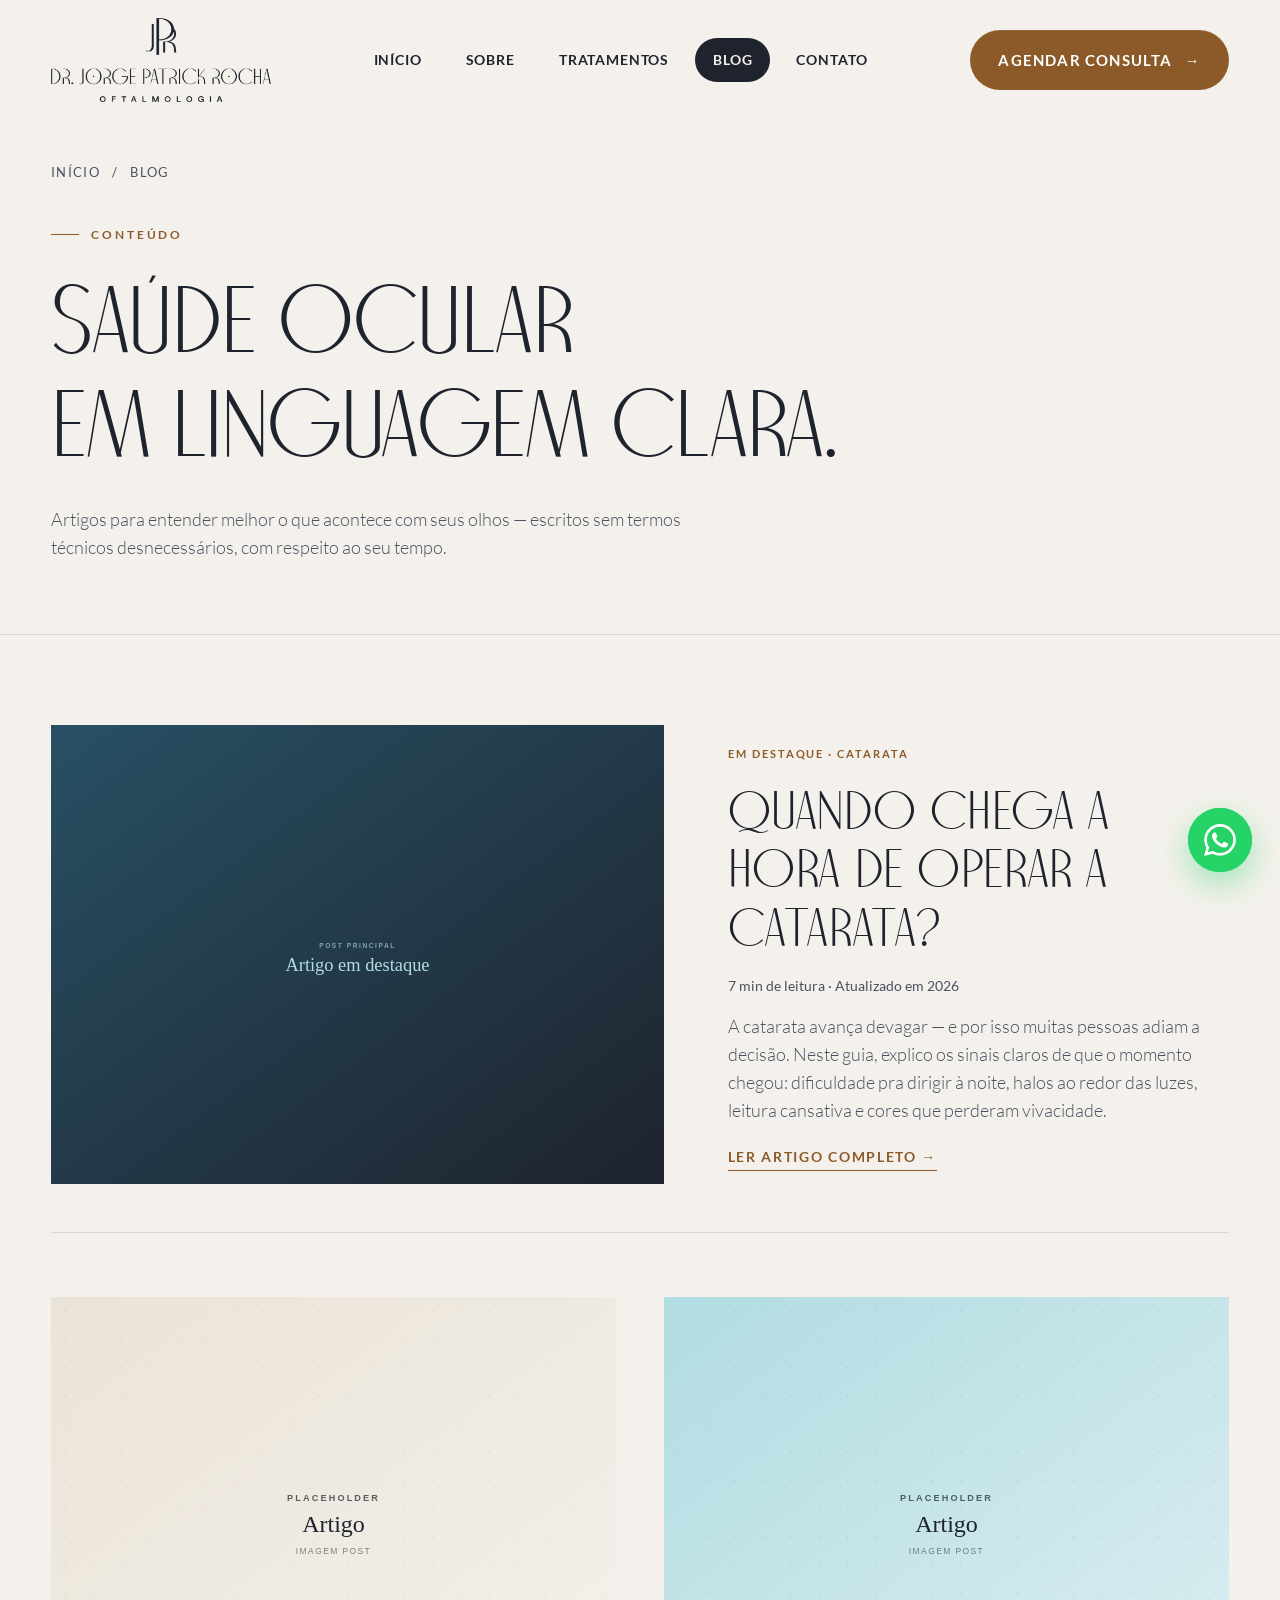
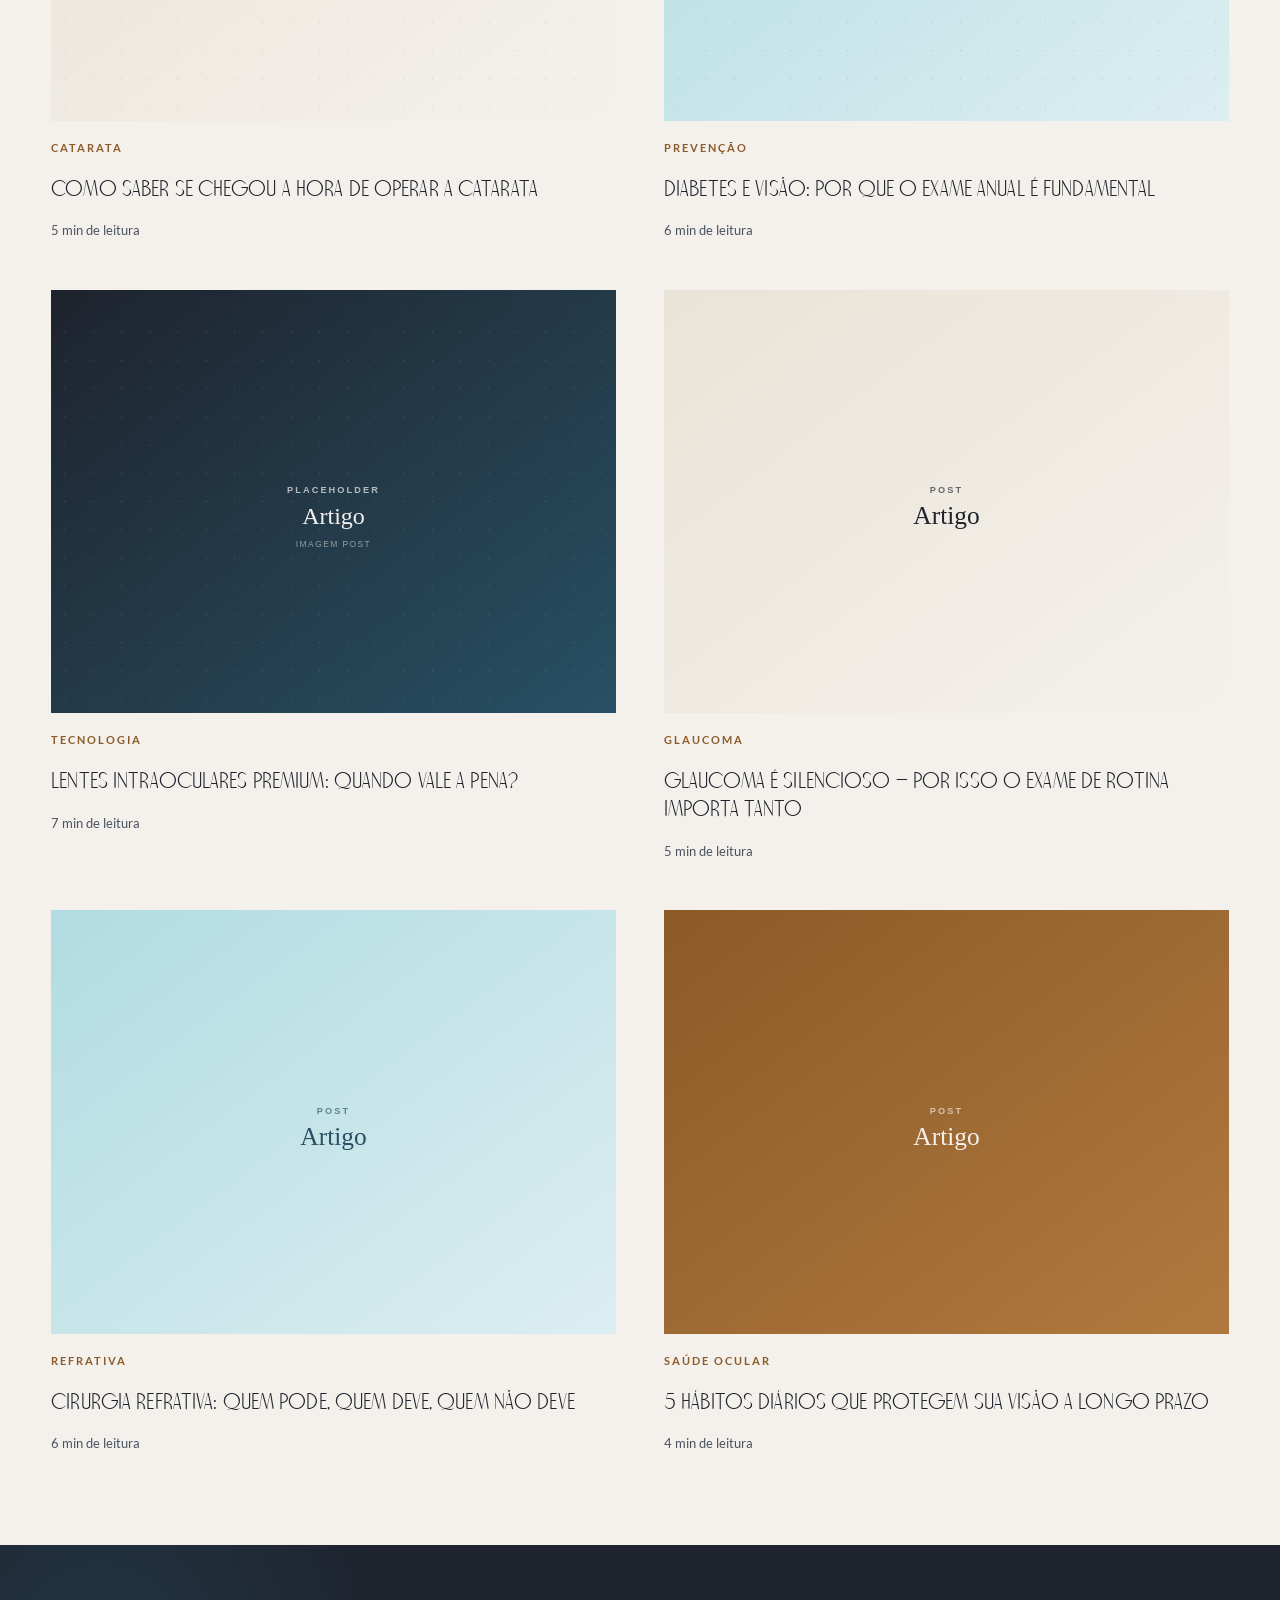
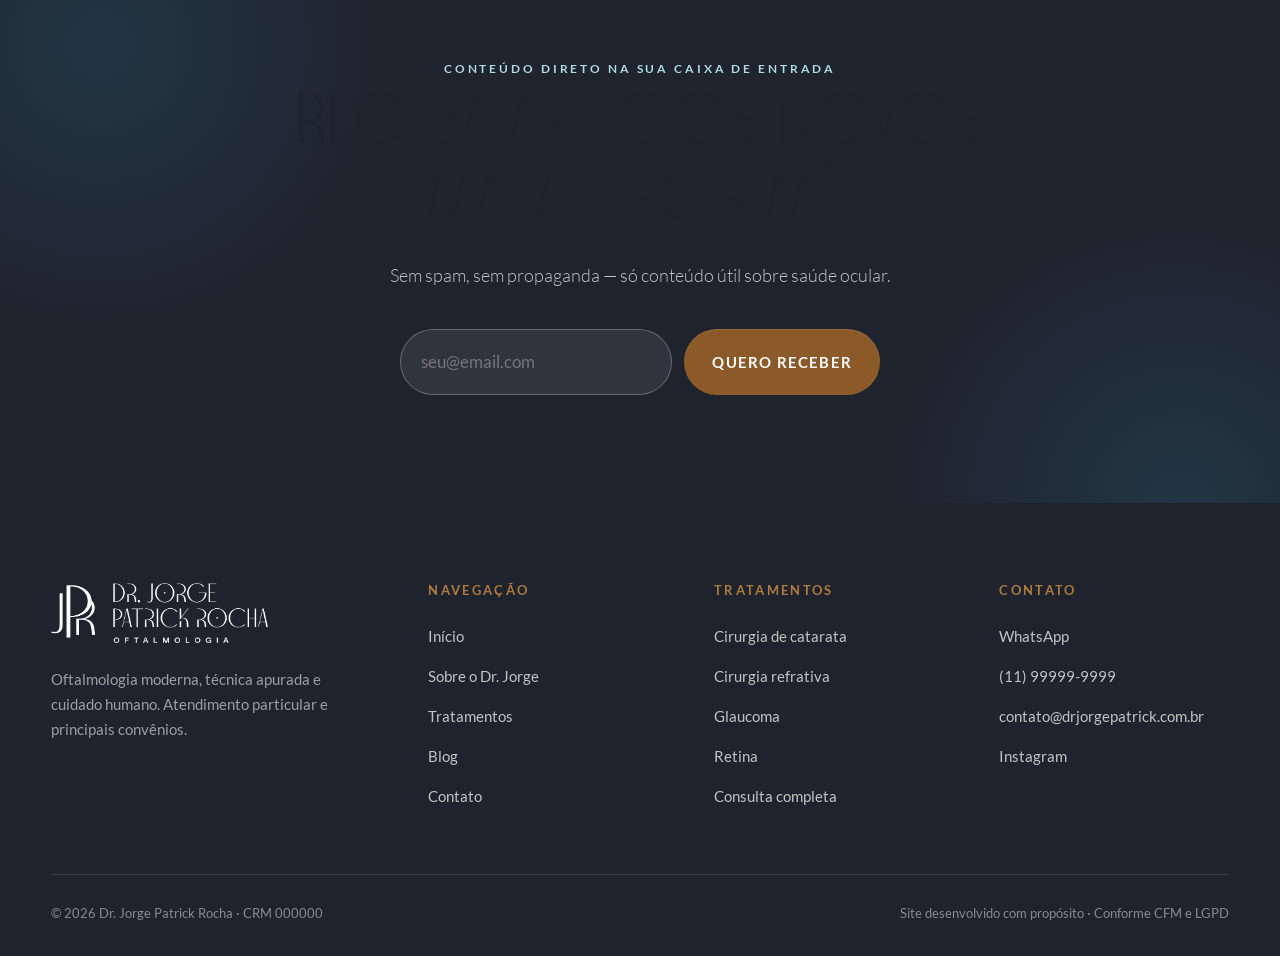
<file: blog.html>
<!doctype html>
<html lang="pt-BR">
<head>
  <meta charset="UTF-8">
  <meta name="viewport" content="width=device-width, initial-scale=1, viewport-fit=cover">
  <meta name="theme-color" content="#F4F1EC" media="(prefers-color-scheme: light)">
  <meta name="theme-color" content="#1E232D" media="(prefers-color-scheme: dark)">
  <meta name="format-detection" content="telephone=no">
  <title>Blog — Dr. Jorge Patrick Rocha</title>
  <meta name="description" content="Artigos sobre saúde ocular, cirurgia de catarata, prevenção e tecnologia em oftalmologia.">
  <link rel="stylesheet" href="assets/styles.css">
</head>
<body data-screen-label="Blog">

  <header class="site-header">
    <div class="container header-inner">
      <a href="index.html" class="brand-mark" aria-label="Dr. Jorge Patrick — início">
        <img src="assets/logos/logo-horizontal-completa.png" alt="Dr. Jorge Patrick Rocha — Oftalmologia">
      </a>
      <nav class="nav-primary" aria-label="Principal">
        <a href="index.html" data-nav="index">Início</a>
        <a href="sobre.html" data-nav="sobre">Sobre</a>
        <a href="tratamentos.html" data-nav="tratamentos">Tratamentos</a>
        <a href="blog.html" data-nav="blog">Blog</a>
        <a href="contato.html" data-nav="contato">Contato</a>
      </nav>
      <div class="nav-actions">
        <a href="https://wa.me/5511999999999" class="btn btn-primary" target="_blank" rel="noopener">
          Agendar consulta <span class="arrow">→</span>
        </a>
        <button class="menu-toggle" aria-label="Abrir menu"><span></span></button>
      </div>
    </div>
  </header>

  <nav class="mobile-nav" aria-label="Menu mobile">
    <a href="index.html">Início</a>
    <a href="sobre.html">Sobre</a>
    <a href="tratamentos.html">Tratamentos</a>
    <a href="blog.html">Blog</a>
    <a href="contato.html">Contato</a>
    <a href="https://wa.me/5511999999999" class="btn btn-primary mobile-cta" target="_blank" rel="noopener">Agendar consulta <span class="arrow">→</span></a>
  </nav>

  <main>

    <section class="page-hero">
      <div class="container">
        <div class="breadcrumb reveal"><a href="index.html">Início</a> <span>/</span> <span>Blog</span></div>
        <div class="eyebrow reveal reveal-delay-1">Conteúdo</div>
        <h1 class="display reveal reveal-delay-2">Saúde ocular<br>em linguagem clara.</h1>
        <p class="lead reveal reveal-delay-3">
          Artigos para entender melhor o que acontece com seus olhos —
          escritos sem termos técnicos desnecessários, com respeito ao seu tempo.
        </p>
      </div>
    </section>

    <section>
      <div class="container">
        <div class="blog-list">

          <article class="blog-featured reveal">
            <div class="img" style="background-image:url('assets/placeholders/blog-featured.svg')"></div>
            <div>
              <span class="cat">Em destaque · Catarata</span>
              <h2 class="display display-md">Quando chega a hora de operar a catarata?</h2>
              <span class="date">7 min de leitura · Atualizado em 2026</span>
              <p class="lead">
                A catarata avança devagar — e por isso muitas pessoas adiam a decisão.
                Neste guia, explico os sinais claros de que o momento chegou: dificuldade
                pra dirigir à noite, halos ao redor das luzes, leitura cansativa e cores
                que perderam vivacidade.
              </p>
              <a href="#" class="link-arrow" style="margin-top: 20px;">Ler artigo completo →</a>
            </div>
          </article>

          <a href="#" class="blog-card reveal">
            <div class="img"><div style="background-image:url('assets/placeholders/blog-1.svg')"></div></div>
            <span class="cat">Catarata</span>
            <h3>Como saber se chegou a hora de operar a catarata</h3>
            <span class="date">5 min de leitura</span>
          </a>

          <a href="#" class="blog-card reveal reveal-delay-1">
            <div class="img"><div style="background-image:url('assets/placeholders/blog-2.svg')"></div></div>
            <span class="cat">Prevenção</span>
            <h3>Diabetes e visão: por que o exame anual é fundamental</h3>
            <span class="date">6 min de leitura</span>
          </a>

          <a href="#" class="blog-card reveal">
            <div class="img"><div style="background-image:url('assets/placeholders/blog-3.svg')"></div></div>
            <span class="cat">Tecnologia</span>
            <h3>Lentes intraoculares premium: quando vale a pena?</h3>
            <span class="date">7 min de leitura</span>
          </a>

          <a href="#" class="blog-card reveal reveal-delay-1">
            <div class="img"><div style="background-image:url('assets/placeholders/blog-4.svg')"></div></div>
            <span class="cat">Glaucoma</span>
            <h3>Glaucoma é silencioso — por isso o exame de rotina importa tanto</h3>
            <span class="date">5 min de leitura</span>
          </a>

          <a href="#" class="blog-card reveal">
            <div class="img"><div style="background-image:url('assets/placeholders/blog-5.svg')"></div></div>
            <span class="cat">Refrativa</span>
            <h3>Cirurgia refrativa: quem pode, quem deve, quem não deve</h3>
            <span class="date">6 min de leitura</span>
          </a>

          <a href="#" class="blog-card reveal reveal-delay-1">
            <div class="img"><div style="background-image:url('assets/placeholders/blog-6.svg')"></div></div>
            <span class="cat">Saúde ocular</span>
            <h3>5 hábitos diários que protegem sua visão a longo prazo</h3>
            <span class="date">4 min de leitura</span>
          </a>

        </div>
      </div>
    </section>

    <section class="final-cta">
      <div class="container inner">
        <div class="eyebrow no-line reveal" style="color: var(--sky); justify-content: center;">Conteúdo direto na sua caixa de entrada</div>
        <h2 class="display reveal reveal-delay-1">Receba artigos novos<br>uma vez por mês.</h2>
        <p class="lead reveal reveal-delay-2">
          Sem spam, sem propaganda — só conteúdo útil sobre saúde ocular.
        </p>
        <form class="reveal reveal-delay-3" style="margin: 32px auto 0; max-width: 480px; display:flex; gap:12px;" onsubmit="event.preventDefault(); this.querySelector('button').textContent='Cadastrado ✓';">
          <input type="email" placeholder="seu@email.com" required style="flex:1; padding:18px 20px; border:1px solid rgba(255,255,255,0.25); background:rgba(255,255,255,0.08); color:#fff; border-radius:999px; font:inherit;">
          <button type="submit" class="btn btn-primary">Quero receber</button>
        </form>
      </div>
    </section>

  </main>

  <footer class="site-footer">
    <div class="container">
      <div class="footer-grid">
        <div class="footer-brand">
          <img src="assets/logos/logo-vertical-branco.png" alt="Dr. Jorge Patrick Rocha — Oftalmologia">
          <p>Oftalmologia moderna, técnica apurada e cuidado humano. Atendimento particular e principais convênios.</p>
        </div>
        <div class="footer-col">
          <h4>Navegação</h4>
          <ul>
            <li><a href="index.html">Início</a></li>
            <li><a href="sobre.html">Sobre o Dr. Jorge</a></li>
            <li><a href="tratamentos.html">Tratamentos</a></li>
            <li><a href="blog.html">Blog</a></li>
            <li><a href="contato.html">Contato</a></li>
          </ul>
        </div>
        <div class="footer-col">
          <h4>Tratamentos</h4>
          <ul>
            <li><a href="tratamentos.html#catarata">Cirurgia de catarata</a></li>
            <li><a href="tratamentos.html#refrativa">Cirurgia refrativa</a></li>
            <li><a href="tratamentos.html#glaucoma">Glaucoma</a></li>
            <li><a href="tratamentos.html#retina">Retina</a></li>
            <li><a href="tratamentos.html#consulta">Consulta completa</a></li>
          </ul>
        </div>
        <div class="footer-col">
          <h4>Contato</h4>
          <ul>
            <li><a href="https://wa.me/5511999999999" target="_blank" rel="noopener">WhatsApp</a></li>
            <li><a href="tel:+5511999999999">(11) 99999-9999</a></li>
            <li><a href="mailto:contato@drjorgepatrick.com.br">contato@drjorgepatrick.com.br</a></li>
            <li><a href="https://instagram.com/drjorgepatrickrocha" target="_blank" rel="noopener">Instagram</a></li>
          </ul>
        </div>
      </div>
      <div class="footer-bottom">
        <span>© 2026 Dr. Jorge Patrick Rocha · CRM 000000</span>
        <span>Site desenvolvido com propósito · Conforme CFM e LGPD</span>
      </div>
    </div>
  </footer>

  <a href="https://wa.me/5511999999999" class="whatsapp-fab" aria-label="Falar no WhatsApp" target="_blank" rel="noopener">
    <svg width="32" height="32" viewBox="0 0 24 24" fill="currentColor"><path d="M17.472 14.382c-.297-.149-1.758-.867-2.03-.967-.273-.099-.471-.148-.67.15-.197.297-.767.966-.94 1.164-.173.199-.347.223-.644.075-.297-.15-1.255-.463-2.39-1.475-.883-.788-1.48-1.761-1.653-2.059-.173-.297-.018-.458.13-.606.134-.133.298-.347.446-.52.149-.174.198-.298.298-.497.099-.198.05-.371-.025-.52-.075-.149-.669-1.612-.916-2.207-.242-.579-.487-.5-.669-.51-.173-.008-.371-.01-.57-.01-.198 0-.52.074-.792.372s-1.04 1.016-1.04 2.479 1.065 2.876 1.213 3.074c.149.198 2.096 3.2 5.077 4.487.709.306 1.262.489 1.694.625.712.227 1.36.195 1.871.118.571-.085 1.758-.719 2.006-1.413.248-.694.248-1.289.173-1.413-.074-.124-.272-.198-.57-.347m-5.421 7.403h-.004a9.87 9.87 0 0 1-5.031-1.378l-.361-.214-3.741.982.998-3.648-.235-.374a9.86 9.86 0 0 1-1.51-5.26c.001-5.45 4.436-9.884 9.888-9.884 2.64 0 5.122 1.03 6.988 2.898a9.825 9.825 0 0 1 2.893 6.994c-.003 5.45-4.437 9.884-9.885 9.884m8.413-18.297A11.815 11.815 0 0 0 12.05 0C5.495 0 .16 5.335.157 11.892c0 2.096.547 4.142 1.588 5.945L.057 24l6.305-1.654a11.882 11.882 0 0 0 5.683 1.448h.005c6.554 0 11.89-5.335 11.893-11.893A11.821 11.821 0 0 0 20.464 3.488"/></svg>
  </a>

  <script src="assets/main.js"></script>
  <script src="assets/tweaks.js"></script>
</body>
</html>
</file>
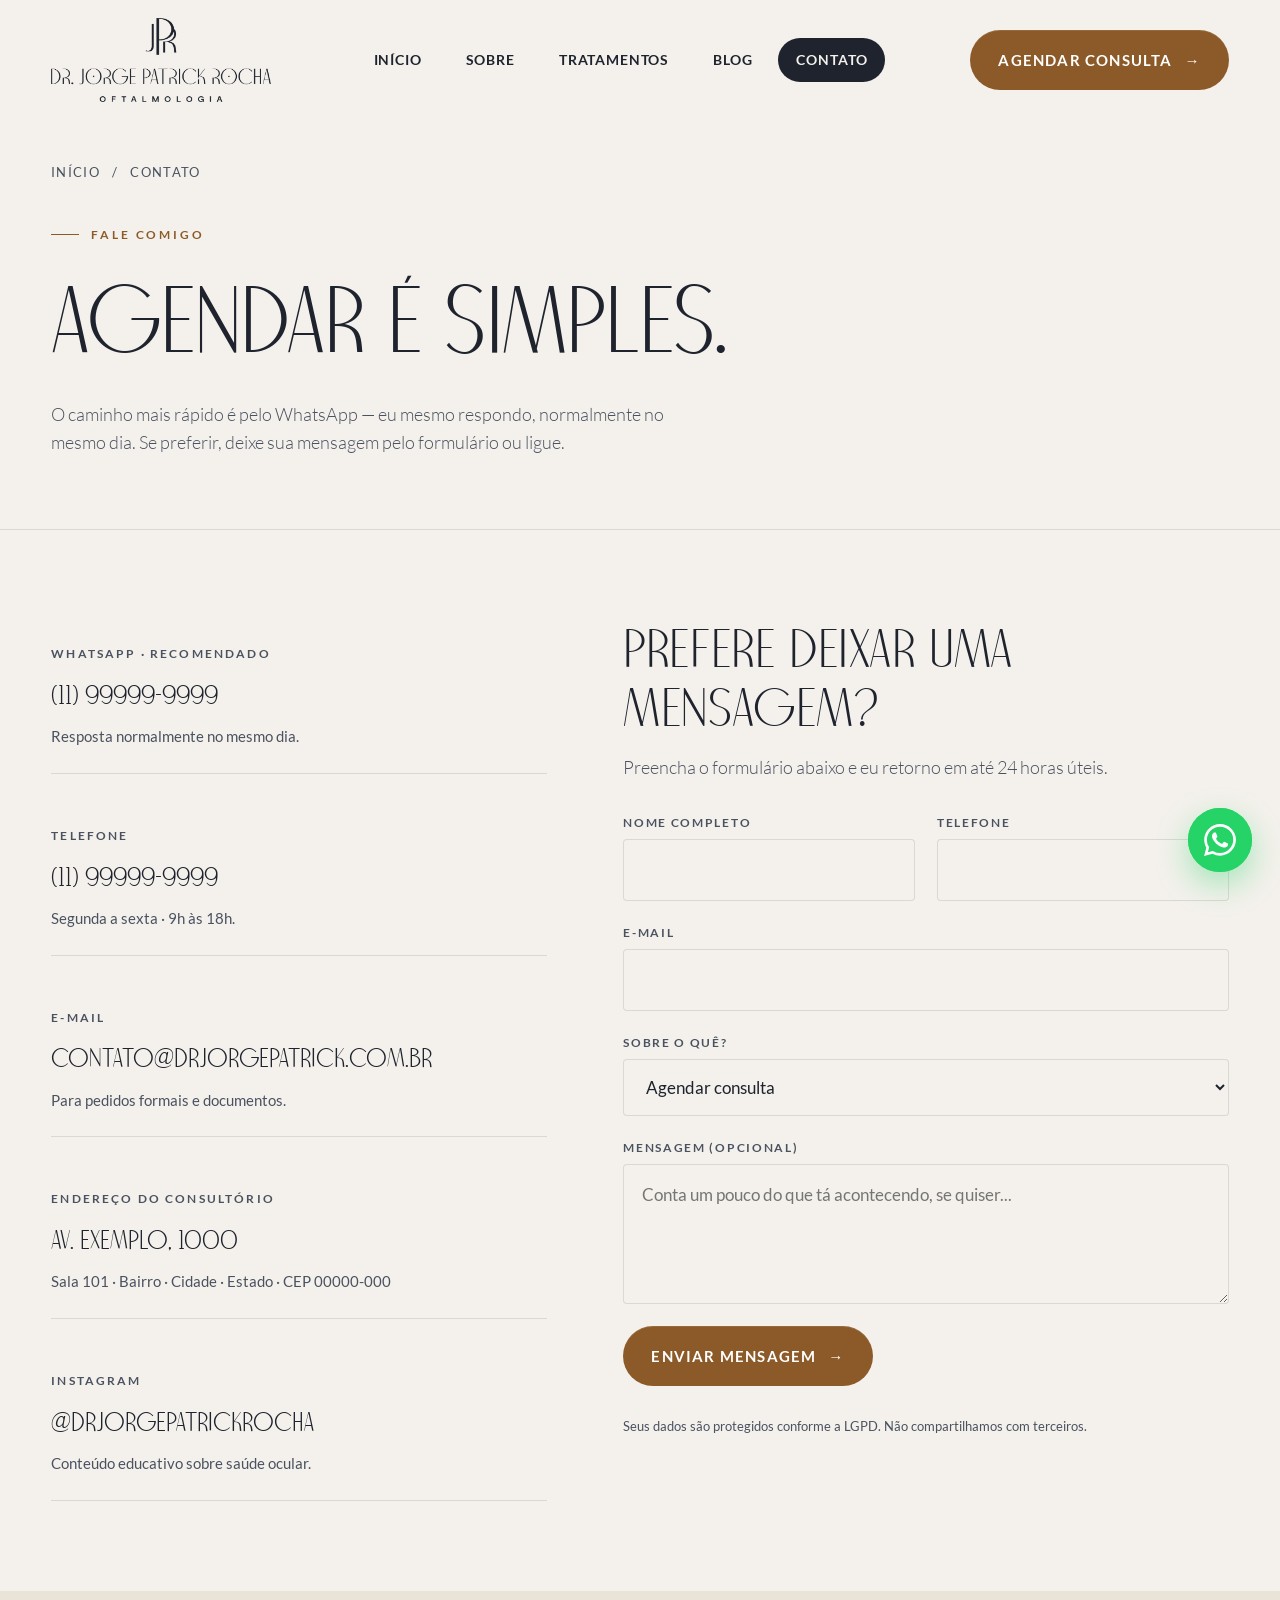
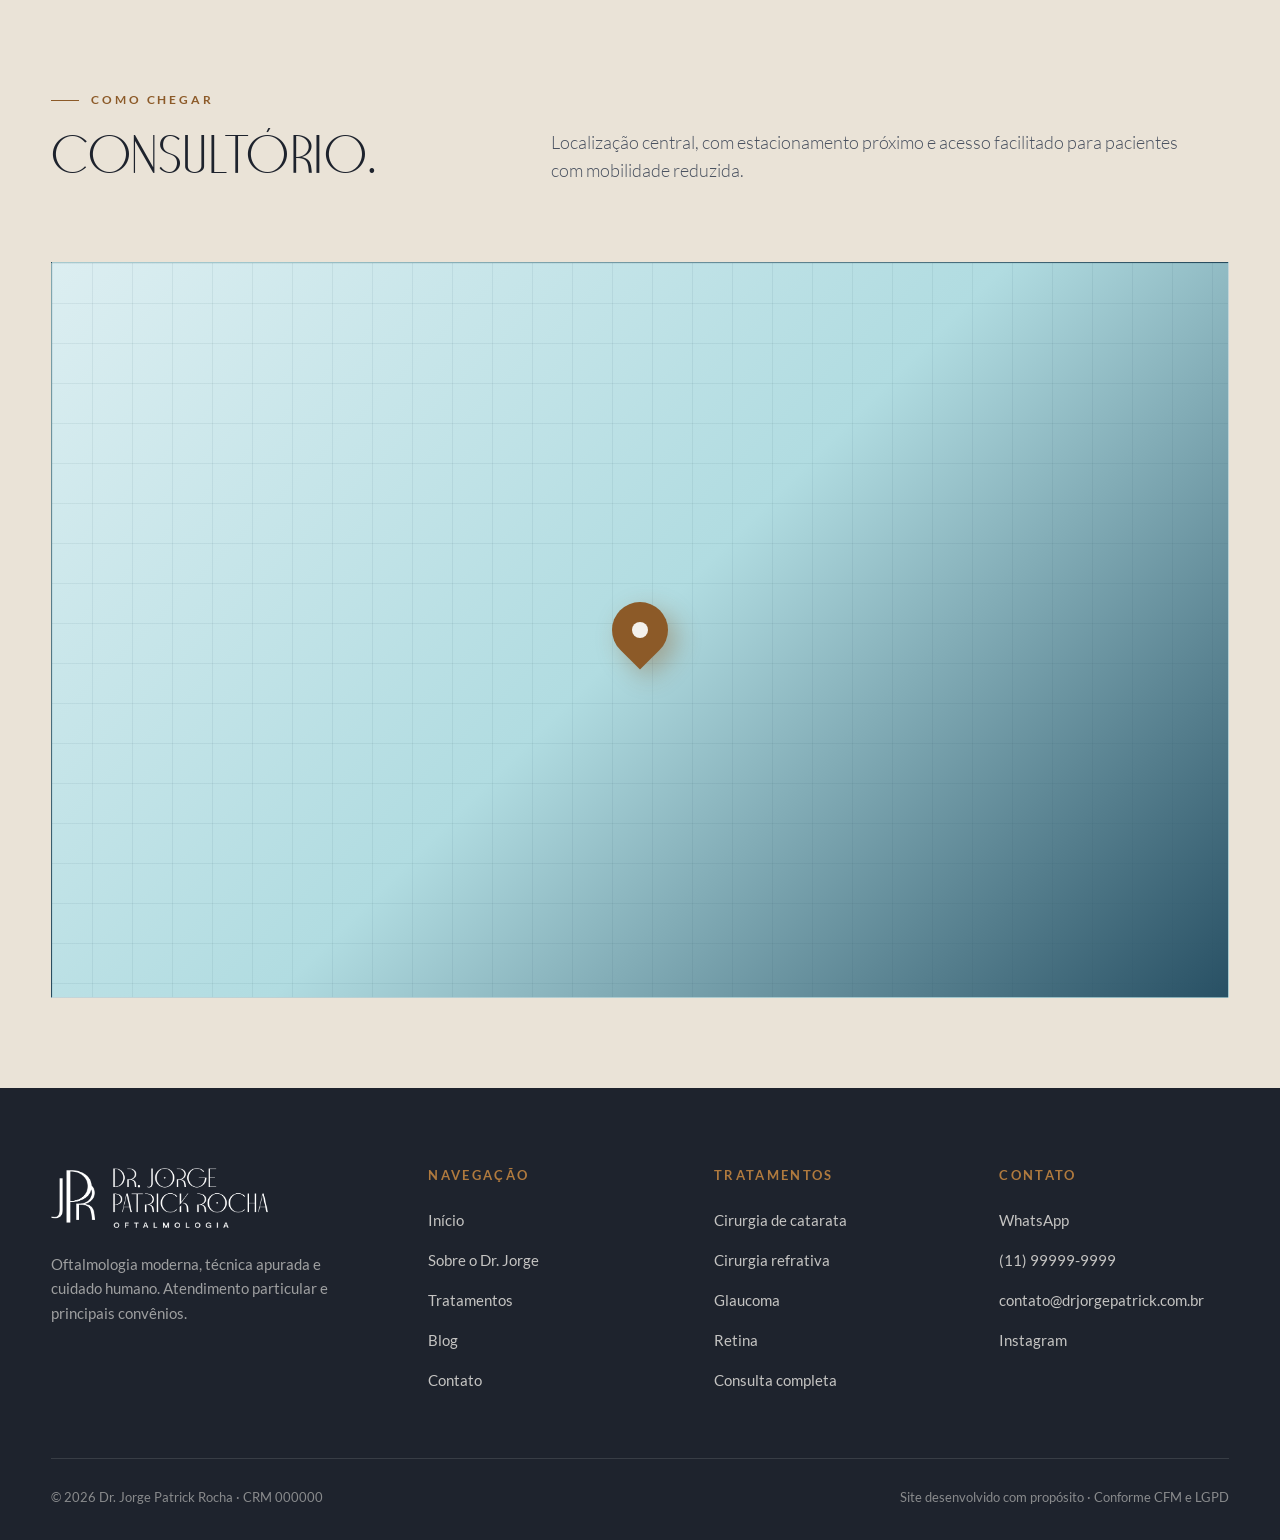
<file: contato.html>
<!doctype html>
<html lang="pt-BR">
<head>
  <meta charset="UTF-8">
  <meta name="viewport" content="width=device-width, initial-scale=1, viewport-fit=cover">
  <meta name="theme-color" content="#F4F1EC" media="(prefers-color-scheme: light)">
  <meta name="theme-color" content="#1E232D" media="(prefers-color-scheme: dark)">
  <meta name="format-detection" content="telephone=no">
  <title>Contato — Dr. Jorge Patrick Rocha</title>
  <meta name="description" content="Agende uma consulta com o Dr. Jorge Patrick Rocha. WhatsApp, telefone, e-mail e endereço do consultório.">
  <link rel="stylesheet" href="assets/styles.css">
</head>
<body data-screen-label="Contato">

  <header class="site-header">
    <div class="container header-inner">
      <a href="index.html" class="brand-mark" aria-label="Dr. Jorge Patrick — início">
        <img src="assets/logos/logo-horizontal-completa.png" alt="Dr. Jorge Patrick Rocha — Oftalmologia">
      </a>
      <nav class="nav-primary" aria-label="Principal">
        <a href="index.html" data-nav="index">Início</a>
        <a href="sobre.html" data-nav="sobre">Sobre</a>
        <a href="tratamentos.html" data-nav="tratamentos">Tratamentos</a>
        <a href="blog.html" data-nav="blog">Blog</a>
        <a href="contato.html" data-nav="contato">Contato</a>
      </nav>
      <div class="nav-actions">
        <a href="https://wa.me/5511999999999" class="btn btn-primary" target="_blank" rel="noopener">
          Agendar consulta <span class="arrow">→</span>
        </a>
        <button class="menu-toggle" aria-label="Abrir menu"><span></span></button>
      </div>
    </div>
  </header>

  <nav class="mobile-nav" aria-label="Menu mobile">
    <a href="index.html">Início</a>
    <a href="sobre.html">Sobre</a>
    <a href="tratamentos.html">Tratamentos</a>
    <a href="blog.html">Blog</a>
    <a href="contato.html">Contato</a>
    <a href="https://wa.me/5511999999999" class="btn btn-primary mobile-cta" target="_blank" rel="noopener">Agendar consulta <span class="arrow">→</span></a>
  </nav>

  <main>

    <section class="page-hero">
      <div class="container">
        <div class="breadcrumb reveal"><a href="index.html">Início</a> <span>/</span> <span>Contato</span></div>
        <div class="eyebrow reveal reveal-delay-1">Fale comigo</div>
        <h1 class="display reveal reveal-delay-2">Agendar é simples.</h1>
        <p class="lead reveal reveal-delay-3">
          O caminho mais rápido é pelo WhatsApp — eu mesmo respondo, normalmente
          no mesmo dia. Se preferir, deixe sua mensagem pelo formulário ou ligue.
        </p>
      </div>
    </section>

    <section>
      <div class="container">
        <div class="contact-grid">
          <div class="contact-info reveal">

            <div class="contact-item">
              <span class="lbl">WhatsApp · Recomendado</span>
              <a href="https://wa.me/5511999999999" target="_blank" rel="noopener" class="val">(11) 99999-9999</a>
              <span class="sub">Resposta normalmente no mesmo dia.</span>
            </div>

            <div class="contact-item">
              <span class="lbl">Telefone</span>
              <a href="tel:+5511999999999" class="val">(11) 99999-9999</a>
              <span class="sub">Segunda a sexta · 9h às 18h.</span>
            </div>

            <div class="contact-item">
              <span class="lbl">E-mail</span>
              <a href="mailto:contato@drjorgepatrick.com.br" class="val">contato@drjorgepatrick.com.br</a>
              <span class="sub">Para pedidos formais e documentos.</span>
            </div>

            <div class="contact-item">
              <span class="lbl">Endereço do consultório</span>
              <span class="val">Av. Exemplo, 1000</span>
              <span class="sub">Sala 101 · Bairro · Cidade · Estado · CEP 00000-000</span>
            </div>

            <div class="contact-item">
              <span class="lbl">Instagram</span>
              <a href="https://instagram.com/drjorgepatrickrocha" target="_blank" rel="noopener" class="val">@drjorgepatrickrocha</a>
              <span class="sub">Conteúdo educativo sobre saúde ocular.</span>
            </div>

          </div>

          <div class="reveal reveal-delay-1">
            <h2 class="display display-md" style="margin-bottom: 16px;">Prefere deixar uma mensagem?</h2>
            <p class="lead" style="margin-bottom: 32px;">
              Preencha o formulário abaixo e eu retorno em até 24 horas úteis.
            </p>
            <form class="form" onsubmit="event.preventDefault(); const b=this.querySelector('button'); b.textContent='Enviado ✓'; b.disabled=true;">
              <div class="form-row">
                <div class="field">
                  <label for="nome">Nome completo</label>
                  <input id="nome" name="nome" type="text" required>
                </div>
                <div class="field">
                  <label for="tel">Telefone</label>
                  <input id="tel" name="tel" type="tel" required>
                </div>
              </div>
              <div class="field">
                <label for="email">E-mail</label>
                <input id="email" name="email" type="email" required>
              </div>
              <div class="field">
                <label for="assunto">Sobre o quê?</label>
                <select id="assunto" name="assunto">
                  <option>Agendar consulta</option>
                  <option>Cirurgia de catarata</option>
                  <option>Cirurgia refrativa</option>
                  <option>Outra dúvida clínica</option>
                  <option>Convênios e particular</option>
                </select>
              </div>
              <div class="field">
                <label for="msg">Mensagem (opcional)</label>
                <textarea id="msg" name="msg" placeholder="Conta um pouco do que tá acontecendo, se quiser..."></textarea>
              </div>
              <button type="submit" class="btn btn-primary" style="width: max-content;">
                Enviar mensagem <span class="arrow">→</span>
              </button>
              <p style="font-size: 13px; color: var(--text-soft); margin-top: 8px;">
                Seus dados são protegidos conforme a LGPD. Não compartilhamos com terceiros.
              </p>
            </form>
          </div>
        </div>
      </div>
    </section>

    <section class="warm">
      <div class="container">
        <div class="section-head reveal">
          <div>
            <div class="eyebrow">Como chegar</div>
            <h2 class="display display-md">Consultório.</h2>
          </div>
          <p class="lead">
            Localização central, com estacionamento próximo e acesso facilitado
            para pacientes com mobilidade reduzida.
          </p>
        </div>
        <div class="map-placeholder reveal">
          <div class="map-pin"></div>
        </div>
      </div>
    </section>

  </main>

  <footer class="site-footer">
    <div class="container">
      <div class="footer-grid">
        <div class="footer-brand">
          <img src="assets/logos/logo-vertical-branco.png" alt="Dr. Jorge Patrick Rocha — Oftalmologia">
          <p>Oftalmologia moderna, técnica apurada e cuidado humano. Atendimento particular e principais convênios.</p>
        </div>
        <div class="footer-col">
          <h4>Navegação</h4>
          <ul>
            <li><a href="index.html">Início</a></li>
            <li><a href="sobre.html">Sobre o Dr. Jorge</a></li>
            <li><a href="tratamentos.html">Tratamentos</a></li>
            <li><a href="blog.html">Blog</a></li>
            <li><a href="contato.html">Contato</a></li>
          </ul>
        </div>
        <div class="footer-col">
          <h4>Tratamentos</h4>
          <ul>
            <li><a href="tratamentos.html#catarata">Cirurgia de catarata</a></li>
            <li><a href="tratamentos.html#refrativa">Cirurgia refrativa</a></li>
            <li><a href="tratamentos.html#glaucoma">Glaucoma</a></li>
            <li><a href="tratamentos.html#retina">Retina</a></li>
            <li><a href="tratamentos.html#consulta">Consulta completa</a></li>
          </ul>
        </div>
        <div class="footer-col">
          <h4>Contato</h4>
          <ul>
            <li><a href="https://wa.me/5511999999999" target="_blank" rel="noopener">WhatsApp</a></li>
            <li><a href="tel:+5511999999999">(11) 99999-9999</a></li>
            <li><a href="mailto:contato@drjorgepatrick.com.br">contato@drjorgepatrick.com.br</a></li>
            <li><a href="https://instagram.com/drjorgepatrickrocha" target="_blank" rel="noopener">Instagram</a></li>
          </ul>
        </div>
      </div>
      <div class="footer-bottom">
        <span>© 2026 Dr. Jorge Patrick Rocha · CRM 000000</span>
        <span>Site desenvolvido com propósito · Conforme CFM e LGPD</span>
      </div>
    </div>
  </footer>

  <a href="https://wa.me/5511999999999" class="whatsapp-fab" aria-label="Falar no WhatsApp" target="_blank" rel="noopener">
    <svg width="32" height="32" viewBox="0 0 24 24" fill="currentColor"><path d="M17.472 14.382c-.297-.149-1.758-.867-2.03-.967-.273-.099-.471-.148-.67.15-.197.297-.767.966-.94 1.164-.173.199-.347.223-.644.075-.297-.15-1.255-.463-2.39-1.475-.883-.788-1.48-1.761-1.653-2.059-.173-.297-.018-.458.13-.606.134-.133.298-.347.446-.52.149-.174.198-.298.298-.497.099-.198.05-.371-.025-.52-.075-.149-.669-1.612-.916-2.207-.242-.579-.487-.5-.669-.51-.173-.008-.371-.01-.57-.01-.198 0-.52.074-.792.372s-1.04 1.016-1.04 2.479 1.065 2.876 1.213 3.074c.149.198 2.096 3.2 5.077 4.487.709.306 1.262.489 1.694.625.712.227 1.36.195 1.871.118.571-.085 1.758-.719 2.006-1.413.248-.694.248-1.289.173-1.413-.074-.124-.272-.198-.57-.347m-5.421 7.403h-.004a9.87 9.87 0 0 1-5.031-1.378l-.361-.214-3.741.982.998-3.648-.235-.374a9.86 9.86 0 0 1-1.51-5.26c.001-5.45 4.436-9.884 9.888-9.884 2.64 0 5.122 1.03 6.988 2.898a9.825 9.825 0 0 1 2.893 6.994c-.003 5.45-4.437 9.884-9.885 9.884m8.413-18.297A11.815 11.815 0 0 0 12.05 0C5.495 0 .16 5.335.157 11.892c0 2.096.547 4.142 1.588 5.945L.057 24l6.305-1.654a11.882 11.882 0 0 0 5.683 1.448h.005c6.554 0 11.89-5.335 11.893-11.893A11.821 11.821 0 0 0 20.464 3.488"/></svg>
  </a>

  <script src="assets/main.js"></script>
  <script src="assets/tweaks.js"></script>
</body>
</html>
</file>
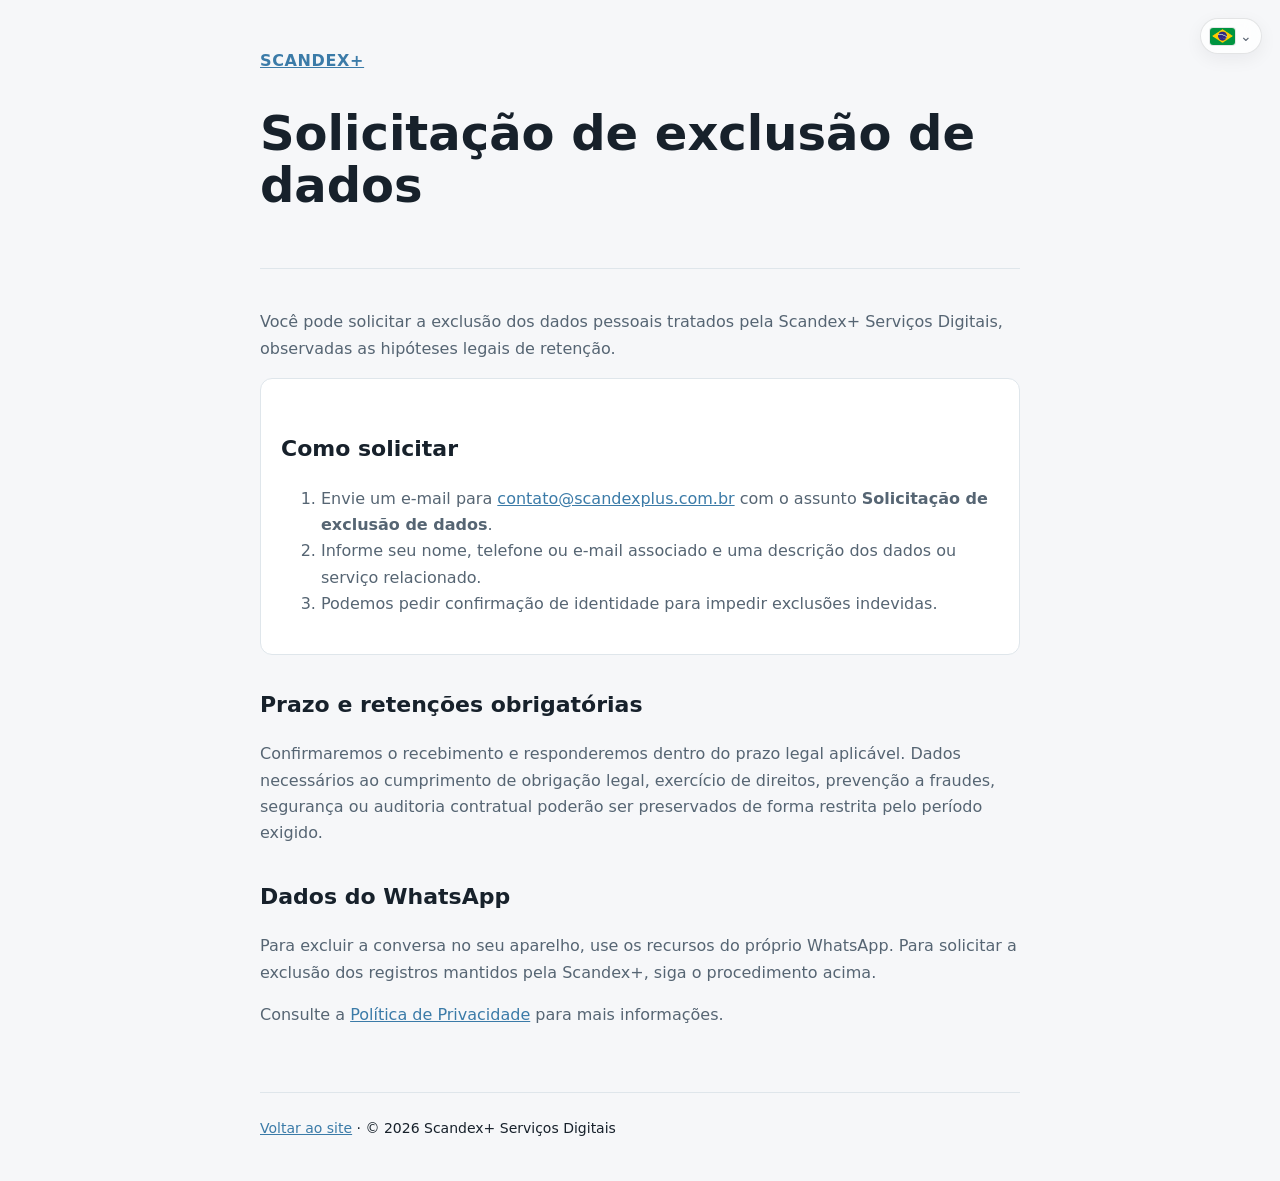
<file: exclusao-de-dados.html>
<!doctype html>
<html lang="pt-BR">
<head>
  <meta charset="utf-8">
  <meta name="viewport" content="width=device-width,initial-scale=1">
  <title>Exclusão de Dados — Scandex+</title>
  <link rel="icon" type="image/png" href="assets/submarca.png">
  <style>
    :root{--ink:#17212b;--soft:#566573;--brand:#3b7ba8;--bg:#f6f7f9;--line:#dfe6eb}
    *{box-sizing:border-box}body{margin:0;background:var(--bg);color:var(--ink);font:16px/1.65 system-ui,-apple-system,"Segoe UI",sans-serif}
    header,main,footer{width:min(760px,calc(100% - 32px));margin:auto}header{padding:48px 0 24px;border-bottom:1px solid var(--line)}
    h1{font-size:clamp(32px,6vw,48px);line-height:1.1}h2{font-size:22px;margin-top:32px}p,li{color:var(--soft)}
    .brand,a{color:var(--brand)}.brand{font-weight:750;letter-spacing:.04em}main{padding:24px 0 48px}
    .card{background:#fff;border:1px solid var(--line);border-radius:12px;padding:20px}footer{padding:24px 0 40px;border-top:1px solid var(--line);font-size:14px}
  </style>
  <link rel="stylesheet" href="assets/language-selector.css?v=20260826-3" />
</head>
<body>
<header><a href="/" class="brand">SCANDEX+</a><h1>Solicitação de exclusão de dados</h1></header>
<main>
  <p>Você pode solicitar a exclusão dos dados pessoais tratados pela Scandex+ Serviços Digitais, observadas as hipóteses legais de retenção.</p>
  <div class="card">
    <h2>Como solicitar</h2>
    <ol>
      <li>Envie um e-mail para <a href="mailto:contato@scandexplus.com.br?subject=Solicitação%20de%20exclusão%20de%20dados">contato@scandexplus.com.br</a> com o assunto <strong>Solicitação de exclusão de dados</strong>.</li>
      <li>Informe seu nome, telefone ou e-mail associado e uma descrição dos dados ou serviço relacionado.</li>
      <li>Podemos pedir confirmação de identidade para impedir exclusões indevidas.</li>
    </ol>
  </div>
  <h2>Prazo e retenções obrigatórias</h2>
  <p>Confirmaremos o recebimento e responderemos dentro do prazo legal aplicável. Dados necessários ao cumprimento de obrigação legal, exercício de direitos, prevenção a fraudes, segurança ou auditoria contratual poderão ser preservados de forma restrita pelo período exigido.</p>
  <h2>Dados do WhatsApp</h2>
  <p>Para excluir a conversa no seu aparelho, use os recursos do próprio WhatsApp. Para solicitar a exclusão dos registros mantidos pela Scandex+, siga o procedimento acima.</p>
  <p>Consulte a <a href="/politica-de-privacidade.html">Política de Privacidade</a> para mais informações.</p>
</main>
<footer><a href="/">Voltar ao site</a> · © 2026 Scandex+ Serviços Digitais</footer>
<script src="assets/language-selector.js?v=20260826-3"></script>
</body>
</html>
</file>
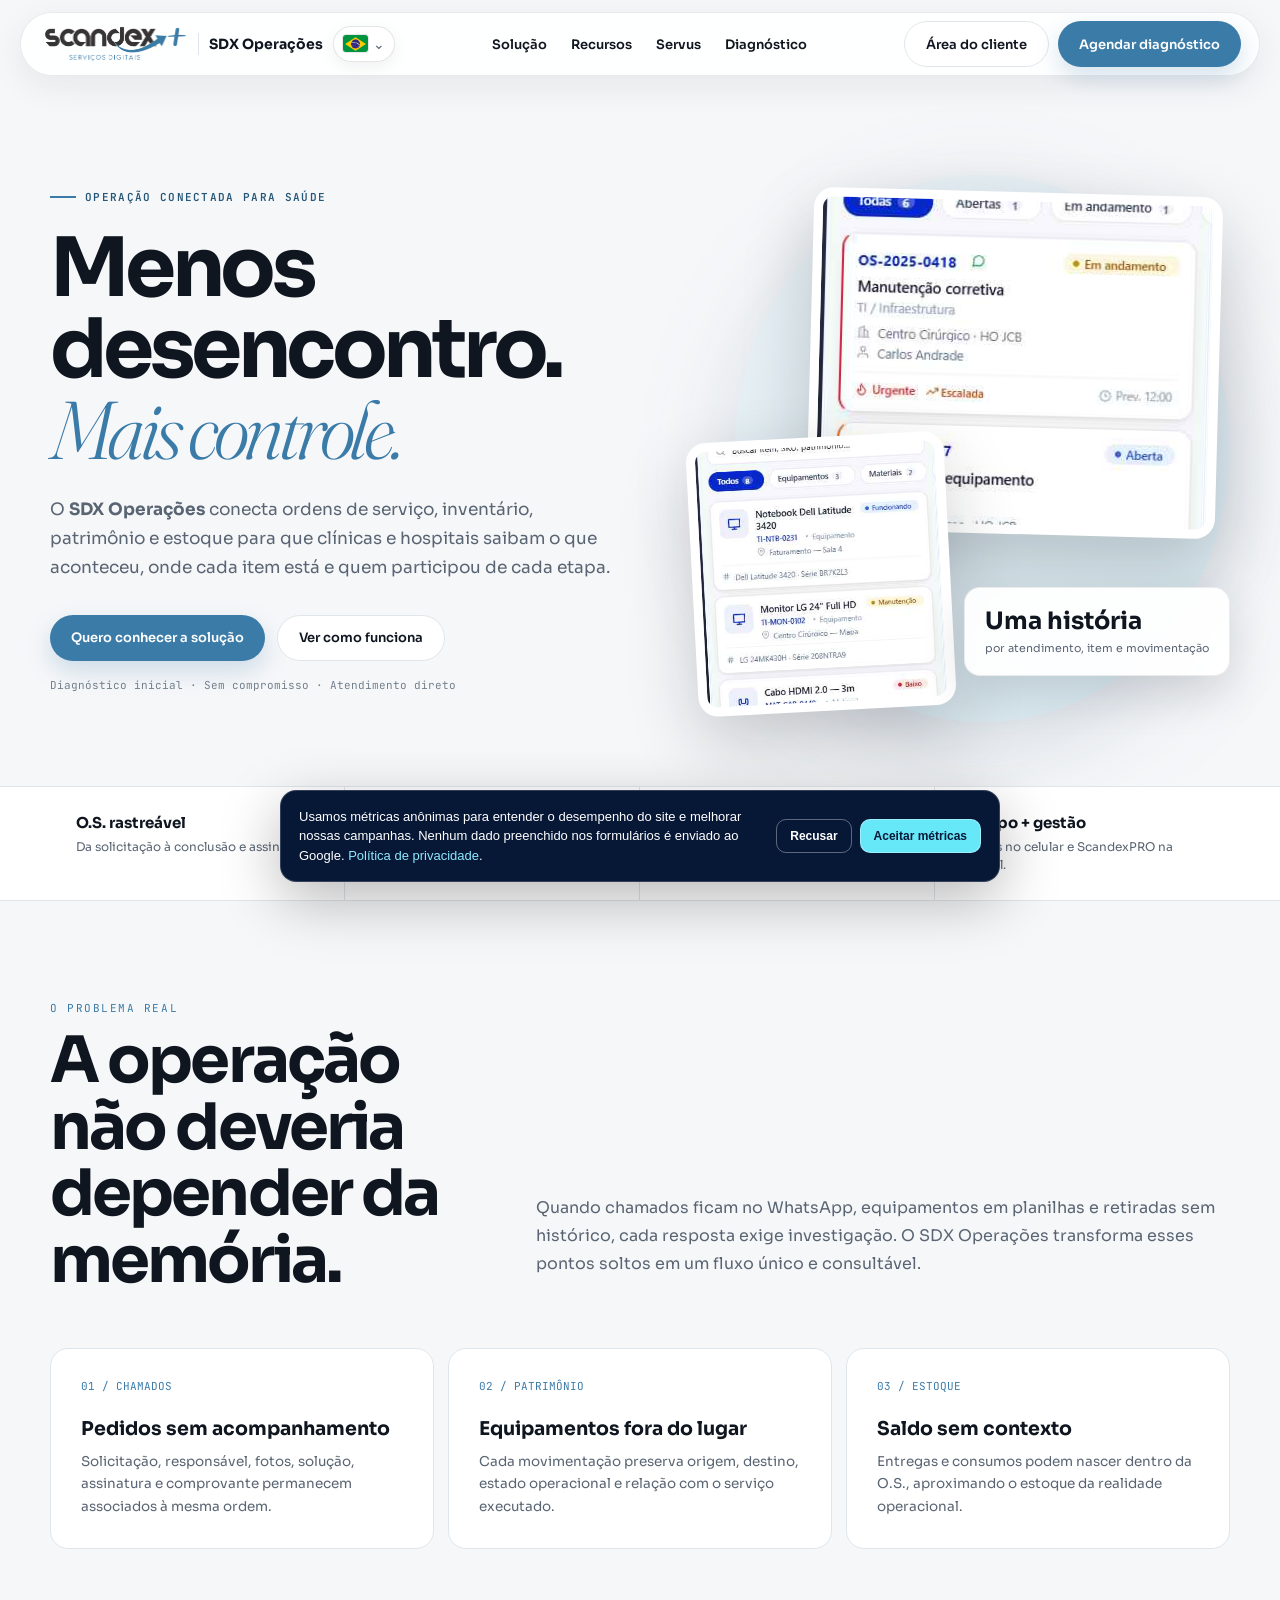
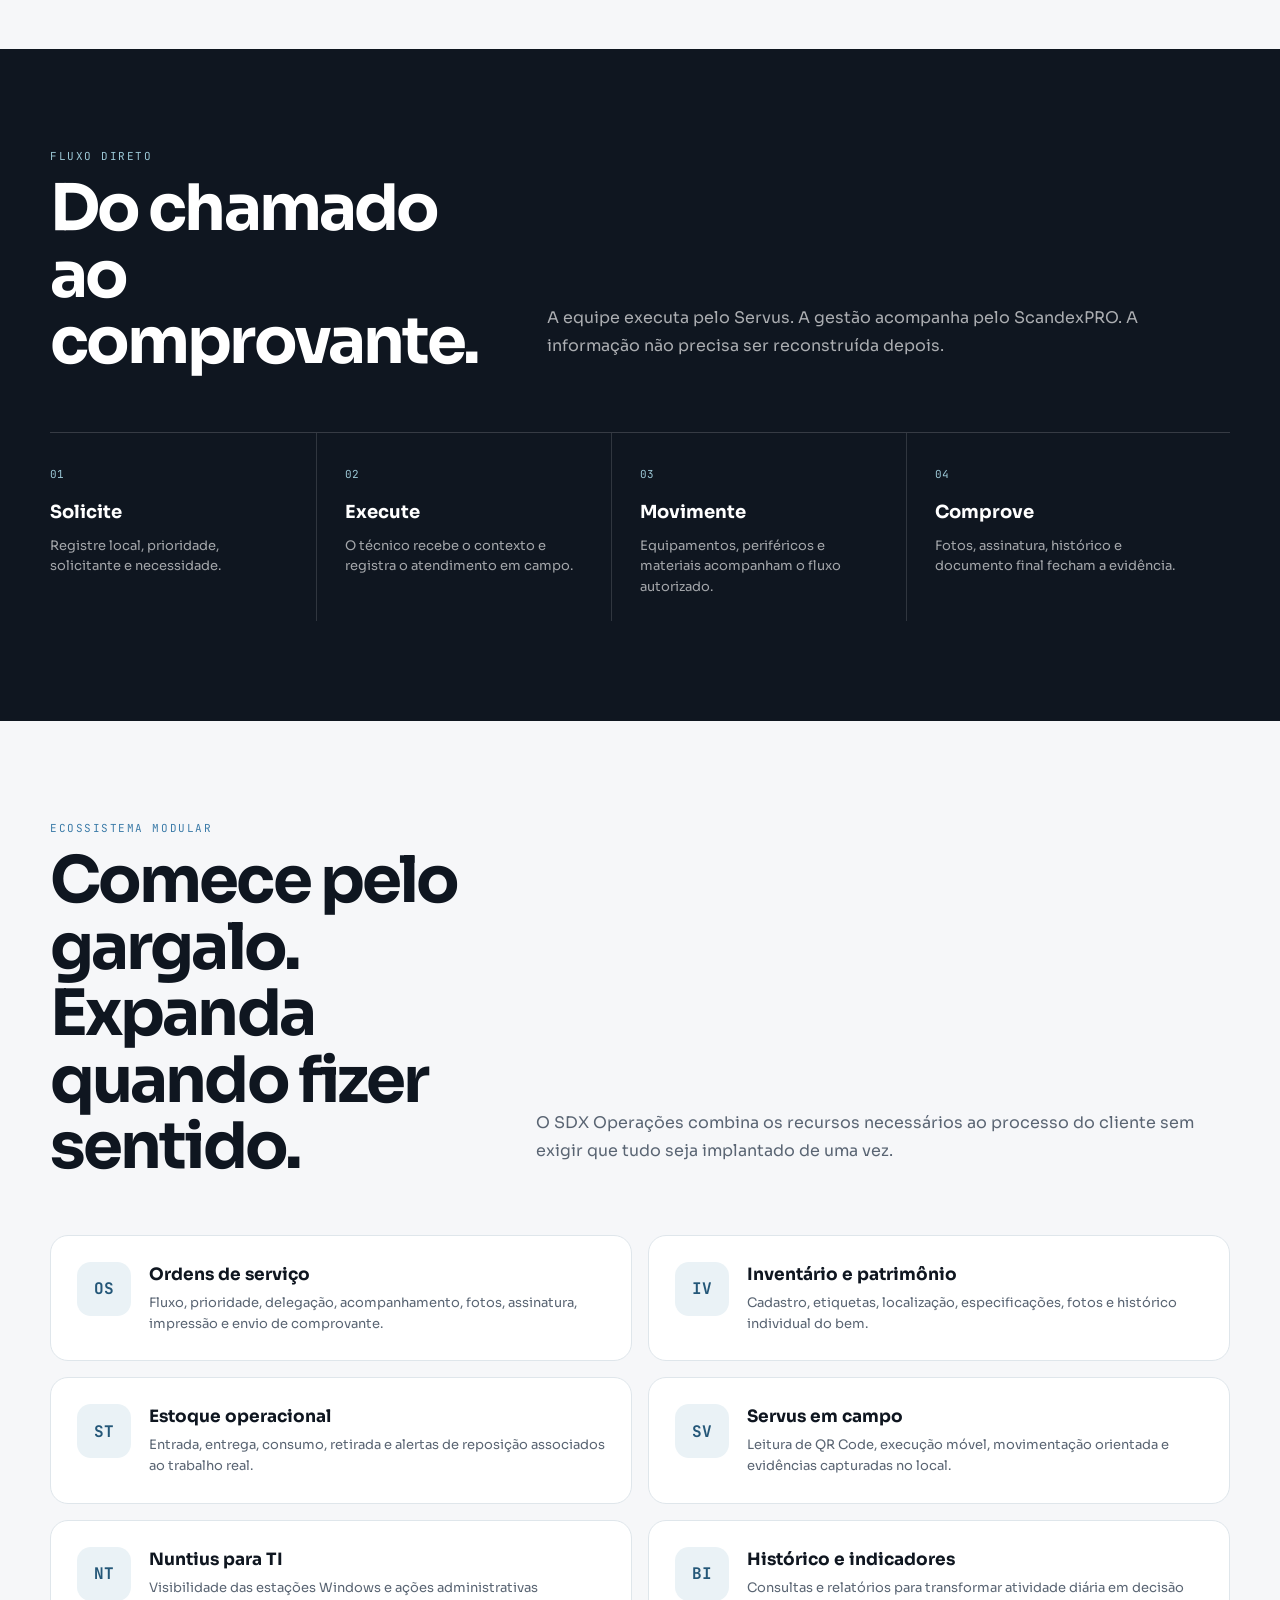
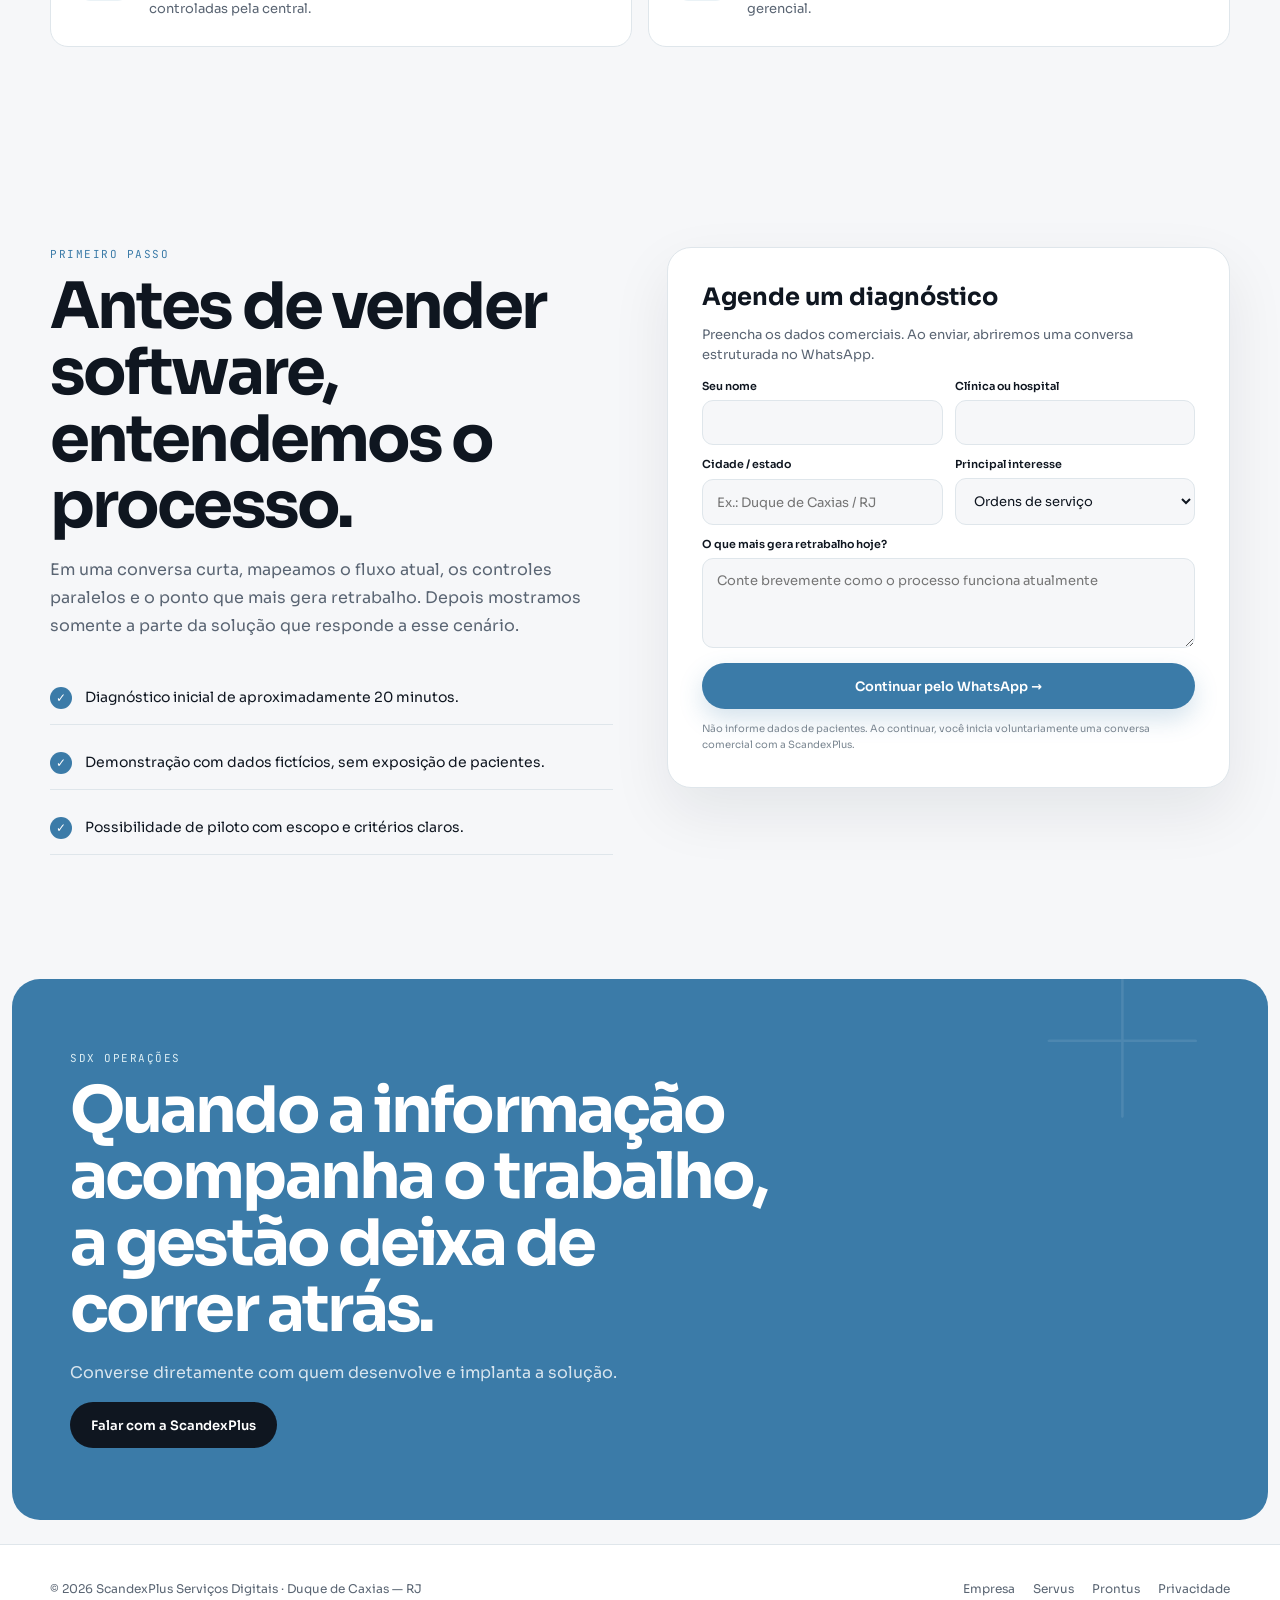
<file: operacoes.html>
<!doctype html>
<html lang="pt-BR">
<head>
<meta charset="utf-8" />
<meta name="viewport" content="width=device-width, initial-scale=1" />
<script async src="https://www.googletagmanager.com/gtag/js?id=G-N46CEK4ZCT"></script>
<script>window.dataLayer=window.dataLayer||[];function gtag(){dataLayer.push(arguments)}gtag('consent','default',{analytics_storage:'denied',ad_storage:'denied',ad_user_data:'denied',ad_personalization:'denied',wait_for_update:500});gtag('js',new Date());gtag('config','G-N46CEK4ZCT',{anonymize_ip:true,allow_google_signals:false});</script>
<title>SDX Operações — O.S., inventário e patrimônio para saúde</title>
<meta name="description" content="Centralize ordens de serviço, inventário, patrimônio, estoque e atendimento em uma operação rastreável para clínicas e hospitais." />
<meta property="og:title" content="SDX Operações — cada atendimento deixa uma história confiável" />
<meta property="og:description" content="O.S., inventário, patrimônio e estoque conectados para clínicas e hospitais." />
<meta property="og:type" content="website" />
<meta property="og:url" content="https://scandexplus.com.br/operacoes.html" />
<meta property="og:image" content="https://scandexplus.com.br/assets/screens/orders.png" />
<meta name="twitter:card" content="summary_large_image" />
<meta name="twitter:title" content="SDX Operações — cada atendimento deixa uma história confiável" />
<meta name="twitter:description" content="O.S., inventário, patrimônio e estoque conectados para clínicas e hospitais." />
<meta name="twitter:image" content="https://scandexplus.com.br/assets/screens/orders.png" />
<link rel="canonical" href="https://scandexplus.com.br/operacoes.html" />
<link rel="icon" type="image/png" href="assets/submarca.png" />
<link rel="apple-touch-icon" href="assets/submarca.png" />
<link rel="preconnect" href="https://fonts.googleapis.com" />
<link rel="preconnect" href="https://fonts.gstatic.com" crossorigin />
<link href="https://fonts.googleapis.com/css2?family=Sora:wght@300;400;500;600;700&family=Fraunces:ital,wght@0,400;1,300;1,400&family=JetBrains+Mono:wght@400;500;600&display=swap" rel="stylesheet" />
<link rel="stylesheet" href="assets/language-selector.css?v=20260826-1" />
<style>
:root{--blue:#3b7ba8;--deep:#245778;--light:#9cc8d6;--tint:#eaf2f6;--ink:#0f1620;--soft:#5a6573;--line:#dfe6eb;--paper:#f6f7f9;--white:#fff}
*{box-sizing:border-box}html{scroll-behavior:smooth}body{margin:0;background:var(--paper);color:var(--ink);font-family:Sora,system-ui,sans-serif}a{text-decoration:none;color:inherit}.mono{font-family:"JetBrains Mono",monospace}.serif{font-family:Fraunces,serif}.wrap{width:min(1180px,calc(100% - 40px));margin:auto}.nav{position:sticky;top:12px;z-index:40;margin:12px auto 0;width:min(1240px,calc(100% - 24px));height:64px;padding:0 18px 0 22px;border:1px solid rgba(15,22,32,.09);border-radius:999px;background:rgba(255,255,255,.9);backdrop-filter:blur(20px);display:flex;align-items:center;justify-content:space-between;box-shadow:0 10px 35px rgba(15,22,32,.07)}.brand{display:flex;align-items:center;gap:10px}.brand img{width:145px;height:auto}.brand-divider{width:1px;height:22px;background:var(--line)}.brand-product{font-size:14px;font-weight:700;white-space:nowrap}.nav-links{display:flex;gap:24px;font-size:13px;font-weight:600}.nav-links a:hover{color:var(--blue)}.nav-actions{display:flex;align-items:center;gap:9px}.btn{display:inline-flex;align-items:center;justify-content:center;min-height:46px;padding:0 21px;border:0;border-radius:999px;font:600 13px Sora,system-ui;cursor:pointer;transition:.2s}.btn:hover{transform:translateY(-1px);filter:brightness(.97)}.btn-primary{background:var(--blue);color:#fff;box-shadow:0 10px 24px rgba(59,123,168,.22)}.btn-light{background:#fff;border:1px solid var(--line)}.btn-dark{background:var(--ink);color:#fff}.hero{padding:76px 0 64px;overflow:hidden}.hero-grid{display:grid;grid-template-columns:1.03fr .97fr;gap:70px;align-items:center}.eyebrow{display:inline-flex;align-items:center;gap:9px;color:var(--deep);font-size:11px;font-weight:600;text-transform:uppercase;letter-spacing:.12em}.eyebrow:before{content:"";width:26px;height:2px;background:var(--blue)}h1{font-size:clamp(46px,6.4vw,86px);line-height:.98;letter-spacing:-.055em;margin:25px 0 0}.hero-accent{display:block;color:var(--blue);font-style:italic;font-weight:300}.hero-copy{max-width:620px;margin:26px 0 0;color:var(--soft);font-size:17px;line-height:1.7}.hero-actions{display:flex;gap:12px;flex-wrap:wrap;margin-top:32px}.hero-note{margin-top:17px;color:#73808c;font-size:11px}.hero-visual{position:relative;min-height:570px}.visual-orbit{position:absolute;inset:4% 0 0 8%;border-radius:50%;background:linear-gradient(145deg,var(--tint),#d7e8ef);filter:drop-shadow(0 28px 50px rgba(31,76,106,.15))}.screen{position:absolute;overflow:hidden;border:9px solid #fff;border-radius:20px;background:#fff;box-shadow:0 28px 70px rgba(15,22,32,.2)}.screen img{width:100%;height:100%;object-fit:cover;display:block}.screen-main{width:76%;height:60%;right:2%;top:7%;transform:rotate(1.5deg)}.screen-side{width:48%;height:48%;left:0;bottom:2%;transform:rotate(-3deg)}.float-card{position:absolute;right:0;bottom:8%;padding:18px 20px;border:1px solid rgba(15,22,32,.08);border-radius:16px;background:rgba(255,255,255,.94);box-shadow:0 18px 46px rgba(15,22,32,.14)}.float-card strong{display:block;font-size:24px}.float-card span{color:var(--soft);font-size:11px}.trust{border-top:1px solid var(--line);border-bottom:1px solid var(--line);background:#fff}.trust-grid{display:grid;grid-template-columns:repeat(4,1fr)}.trust-item{padding:26px;border-right:1px solid var(--line)}.trust-item:last-child{border:0}.trust-item strong{display:block;font-size:15px}.trust-item span{display:block;margin-top:6px;color:var(--soft);font-size:12px;line-height:1.5}.section{padding:100px 0}.section-dark{background:var(--ink);color:#fff}.section-head{display:grid;grid-template-columns:.75fr 1.25fr;gap:70px;align-items:end}.section-kicker{color:var(--blue);font-size:11px;text-transform:uppercase;letter-spacing:.14em}.section-dark .section-kicker{color:var(--light)}h2{font-size:clamp(36px,5vw,64px);line-height:1.04;letter-spacing:-.045em;margin:13px 0 0}.section-intro{color:var(--soft);font-size:16px;line-height:1.75}.section-dark .section-intro{color:rgba(255,255,255,.65)}.pain-grid{display:grid;grid-template-columns:repeat(3,1fr);gap:14px;margin-top:54px}.pain{padding:30px;border:1px solid var(--line);border-radius:18px;background:#fff}.pain-num{color:var(--blue);font-size:11px}.pain h3{font-size:19px;margin:24px 0 10px}.pain p{color:var(--soft);font-size:13.5px;line-height:1.65;margin:0}.flow{display:grid;grid-template-columns:repeat(4,1fr);margin-top:56px;border-top:1px solid rgba(255,255,255,.16)}.step{padding:34px 28px 10px 0;border-right:1px solid rgba(255,255,255,.14);margin-right:28px}.step:last-child{border:0;margin:0}.step-index{color:var(--light);font-size:11px}.step h3{font-size:18px;margin:20px 0 9px}.step p{color:rgba(255,255,255,.62);font-size:13px;line-height:1.6}.modules{display:grid;grid-template-columns:repeat(2,1fr);gap:16px;margin-top:54px}.module{display:grid;grid-template-columns:54px 1fr;gap:18px;padding:26px;border:1px solid var(--line);border-radius:18px;background:#fff}.module-icon{width:54px;height:54px;border-radius:14px;background:var(--tint);display:grid;place-items:center;color:var(--deep);font-weight:700}.module h3{margin:2px 0 8px;font-size:17px}.module p{margin:0;color:var(--soft);font-size:13px;line-height:1.6}.fit{display:grid;grid-template-columns:1fr 1fr;gap:54px;align-items:start}.fit-list{margin-top:32px;display:grid;gap:12px}.fit-item{display:flex;gap:13px;padding:15px 0;border-bottom:1px solid var(--line);font-size:14px;line-height:1.5}.check{width:22px;height:22px;flex:none;border-radius:50%;background:var(--blue);color:#fff;display:grid;place-items:center;font-size:12px}.diagnostic{padding:34px;border:1px solid var(--line);border-radius:24px;background:#fff;box-shadow:0 24px 60px rgba(15,22,32,.08)}.diagnostic h3{font-size:24px;margin:0}.diagnostic>p{color:var(--soft);font-size:13px;line-height:1.6}.form-grid{display:grid;grid-template-columns:1fr 1fr;gap:12px}.field{display:grid;gap:7px}.field.full{grid-column:1/-1}.field label{font-size:11px;font-weight:600}.field input,.field select,.field textarea{width:100%;border:1px solid var(--line);border-radius:11px;background:var(--paper);padding:13px 14px;color:var(--ink);font:13px Sora,system-ui;outline:none}.field textarea{min-height:90px;resize:vertical}.field input:focus,.field select:focus,.field textarea:focus{border-color:var(--blue);box-shadow:0 0 0 3px rgba(59,123,168,.12)}.form-submit{width:100%;margin-top:15px}.privacy{font-size:10px!important;color:#7b8792!important;margin:12px 0 0!important}.final{padding:24px 12px}.final-box{position:relative;overflow:hidden;border-radius:28px;background:var(--blue);color:#fff;padding:72px 58px}.final-box:after{content:"+";position:absolute;right:4%;top:-38%;font:300 420px Fraunces,serif;color:rgba(255,255,255,.09)}.final h2{max-width:720px}.final p{max-width:620px;color:rgba(255,255,255,.8);line-height:1.65}.footer{padding:36px 20px;background:#fff;border-top:1px solid var(--line)}.footer-grid{display:flex;justify-content:space-between;gap:30px;align-items:center;color:var(--soft);font-size:12px}.footer-links{display:flex;gap:18px}.mobile-label{display:none}
@media(max-width:900px){.nav-links{display:none}.hero-grid,.section-head,.fit{grid-template-columns:1fr}.hero{padding-top:48px}.hero-visual{min-height:470px}.trust-grid{grid-template-columns:1fr 1fr}.trust-item:nth-child(2){border-right:0}.trust-item:nth-child(-n+2){border-bottom:1px solid var(--line)}.pain-grid{grid-template-columns:1fr}.flow{grid-template-columns:1fr 1fr}.step:nth-child(2){border-right:0}.modules{grid-template-columns:1fr}.section{padding:74px 0}}
@media(max-width:620px){.wrap{width:min(100% - 30px,1180px)}.nav{height:58px;padding:0 10px 0 14px}.brand img{width:112px}.brand-divider,.brand-product,.btn-light{display:none}.mobile-label{display:inline}.nav-actions .btn{min-height:39px;padding:0 14px;font-size:11px}.hero{padding:46px 0 38px}h1{font-size:45px}.hero-copy{font-size:15px}.hero-visual{min-height:390px}.screen{border-width:6px;border-radius:15px}.screen-main{width:86%;height:57%}.screen-side{width:56%;height:45%}.float-card{padding:13px 15px}.trust-grid,.flow,.form-grid{grid-template-columns:1fr}.trust-item{border-right:0;border-bottom:1px solid var(--line)!important}.step{border-right:0;border-bottom:1px solid rgba(255,255,255,.14);margin:0;padding-bottom:25px}.section{padding:64px 0}.section-head{gap:22px}.diagnostic{padding:24px 18px}.final-box{padding:52px 24px}.footer-grid{align-items:flex-start;flex-direction:column}.footer-links{flex-wrap:wrap}}
</style>
</head>
<body>
<nav class="nav">
  <div class="sdx-language__brand-group notranslate" translate="no">
    <a class="brand" href="index.html" aria-label="ScandexPlus">
      <img src="assets/logo-principal-cropped.png" alt="ScandexPlus" />
      <span class="brand-divider"></span><span class="brand-product">SDX Operações</span>
    </a>
    <div id="sdx-language-slot"></div>
  </div>
  <div class="nav-links"><a href="#solucao">Solução</a><a href="#recursos">Recursos</a><a href="servus.html">Servus</a><a href="#diagnostico">Diagnóstico</a></div>
  <div class="nav-actions"><a class="btn btn-light" href="https://docs.scandexplus.com.br/login">Área do cliente</a><a class="btn btn-primary" href="#diagnostico"><span class="desktop-label">Agendar diagnóstico</span><span class="mobile-label">Conversar</span></a></div>
</nav>

<main>
  <section class="hero">
    <div class="wrap hero-grid">
      <div>
        <div class="eyebrow mono">Operação conectada para saúde</div>
        <h1>Menos desencontro.<span class="hero-accent serif">Mais controle.</span></h1>
        <p class="hero-copy">O <strong>SDX Operações</strong> conecta ordens de serviço, inventário, patrimônio e estoque para que clínicas e hospitais saibam o que aconteceu, onde cada item está e quem participou de cada etapa.</p>
        <div class="hero-actions"><a class="btn btn-primary" href="#diagnostico">Quero conhecer a solução</a><a class="btn btn-light" href="#solucao">Ver como funciona</a></div>
        <div class="hero-note mono">Diagnóstico inicial · Sem compromisso · Atendimento direto</div>
      </div>
      <div class="hero-visual" aria-label="Telas do SDX Operações">
        <div class="visual-orbit"></div>
        <div class="screen screen-main"><img src="assets/screens/orders.png" alt="Ordens de serviço no SDX Operações" /></div>
        <div class="screen screen-side"><img src="assets/screens/inv-list.png" alt="Inventário no aplicativo Servus" /></div>
        <div class="float-card"><strong>Uma história</strong><span>por atendimento, item e movimentação</span></div>
      </div>
    </div>
  </section>

  <section class="trust"><div class="wrap trust-grid">
    <div class="trust-item"><strong>O.S. rastreável</strong><span>Da solicitação à conclusão e assinatura.</span></div>
    <div class="trust-item"><strong>Patrimônio localizado</strong><span>Histórico de setor, estado e movimentações.</span></div>
    <div class="trust-item"><strong>Estoque conectado</strong><span>Materiais vinculados ao serviço executado.</span></div>
    <div class="trust-item"><strong>Campo + gestão</strong><span>Servus no celular e ScandexPRO na central.</span></div>
  </div></section>

  <section class="section" id="solucao"><div class="wrap">
    <div class="section-head"><div><div class="section-kicker mono">O problema real</div><h2>A operação não deveria depender da memória.</h2></div><p class="section-intro">Quando chamados ficam no WhatsApp, equipamentos em planilhas e retiradas sem histórico, cada resposta exige investigação. O SDX Operações transforma esses pontos soltos em um fluxo único e consultável.</p></div>
    <div class="pain-grid">
      <article class="pain"><div class="pain-num mono">01 / CHAMADOS</div><h3>Pedidos sem acompanhamento</h3><p>Solicitação, responsável, fotos, solução, assinatura e comprovante permanecem associados à mesma ordem.</p></article>
      <article class="pain"><div class="pain-num mono">02 / PATRIMÔNIO</div><h3>Equipamentos fora do lugar</h3><p>Cada movimentação preserva origem, destino, estado operacional e relação com o serviço executado.</p></article>
      <article class="pain"><div class="pain-num mono">03 / ESTOQUE</div><h3>Saldo sem contexto</h3><p>Entregas e consumos podem nascer dentro da O.S., aproximando o estoque da realidade operacional.</p></article>
    </div>
  </div></section>

  <section class="section section-dark"><div class="wrap">
    <div class="section-head"><div><div class="section-kicker mono">Fluxo direto</div><h2>Do chamado ao comprovante.</h2></div><p class="section-intro">A equipe executa pelo Servus. A gestão acompanha pelo ScandexPRO. A informação não precisa ser reconstruída depois.</p></div>
    <div class="flow">
      <div class="step"><div class="step-index mono">01</div><h3>Solicite</h3><p>Registre local, prioridade, solicitante e necessidade.</p></div>
      <div class="step"><div class="step-index mono">02</div><h3>Execute</h3><p>O técnico recebe o contexto e registra o atendimento em campo.</p></div>
      <div class="step"><div class="step-index mono">03</div><h3>Movimente</h3><p>Equipamentos, periféricos e materiais acompanham o fluxo autorizado.</p></div>
      <div class="step"><div class="step-index mono">04</div><h3>Comprove</h3><p>Fotos, assinatura, histórico e documento final fecham a evidência.</p></div>
    </div>
  </div></section>

  <section class="section" id="recursos"><div class="wrap">
    <div class="section-head"><div><div class="section-kicker mono">Ecossistema modular</div><h2>Comece pelo gargalo. Expanda quando fizer sentido.</h2></div><p class="section-intro">O SDX Operações combina os recursos necessários ao processo do cliente sem exigir que tudo seja implantado de uma vez.</p></div>
    <div class="modules">
      <div class="module"><div class="module-icon mono">OS</div><div><h3>Ordens de serviço</h3><p>Fluxo, prioridade, delegação, acompanhamento, fotos, assinatura, impressão e envio de comprovante.</p></div></div>
      <div class="module"><div class="module-icon mono">IV</div><div><h3>Inventário e patrimônio</h3><p>Cadastro, etiquetas, localização, especificações, fotos e histórico individual do bem.</p></div></div>
      <div class="module"><div class="module-icon mono">ST</div><div><h3>Estoque operacional</h3><p>Entrada, entrega, consumo, retirada e alertas de reposição associados ao trabalho real.</p></div></div>
      <div class="module"><div class="module-icon mono">SV</div><div><h3>Servus em campo</h3><p>Leitura de QR Code, execução móvel, movimentação orientada e evidências capturadas no local.</p></div></div>
      <div class="module"><div class="module-icon mono">NT</div><div><h3>Nuntius para TI</h3><p>Visibilidade das estações Windows e ações administrativas controladas pela central.</p></div></div>
      <div class="module"><div class="module-icon mono">BI</div><div><h3>Histórico e indicadores</h3><p>Consultas e relatórios para transformar atividade diária em decisão gerencial.</p></div></div>
    </div>
  </div></section>

  <section class="section" id="diagnostico"><div class="wrap fit">
    <div><div class="section-kicker mono">Primeiro passo</div><h2>Antes de vender software, entendemos o processo.</h2><p class="section-intro">Em uma conversa curta, mapeamos o fluxo atual, os controles paralelos e o ponto que mais gera retrabalho. Depois mostramos somente a parte da solução que responde a esse cenário.</p><div class="fit-list"><div class="fit-item"><span class="check">✓</span><span>Diagnóstico inicial de aproximadamente 20 minutos.</span></div><div class="fit-item"><span class="check">✓</span><span>Demonstração com dados fictícios, sem exposição de pacientes.</span></div><div class="fit-item"><span class="check">✓</span><span>Possibilidade de piloto com escopo e critérios claros.</span></div></div></div>
    <form class="diagnostic" id="lead-form"><h3>Agende um diagnóstico</h3><p>Preencha os dados comerciais. Ao enviar, abriremos uma conversa estruturada no WhatsApp.</p><div class="form-grid">
      <div class="field"><label for="lead-name">Seu nome</label><input id="lead-name" name="name" required autocomplete="name" /></div>
      <div class="field"><label for="lead-company">Clínica ou hospital</label><input id="lead-company" name="company" required autocomplete="organization" /></div>
      <div class="field"><label for="lead-city">Cidade / estado</label><input id="lead-city" name="city" placeholder="Ex.: Duque de Caxias / RJ" /></div>
      <div class="field"><label for="lead-area">Principal interesse</label><select id="lead-area" name="area"><option>Ordens de serviço</option><option>Inventário e patrimônio</option><option>Estoque e materiais</option><option>Operação completa</option></select></div>
      <div class="field full"><label for="lead-pain">O que mais gera retrabalho hoje?</label><textarea id="lead-pain" name="pain" placeholder="Conte brevemente como o processo funciona atualmente"></textarea></div>
    </div><button class="btn btn-primary form-submit" type="submit">Continuar pelo WhatsApp →</button><p class="privacy">Não informe dados de pacientes. Ao continuar, você inicia voluntariamente uma conversa comercial com a ScandexPlus.</p></form>
  </div></section>

  <section class="final"><div class="final-box"><div class="wrap" style="margin:0"><div class="section-kicker mono" style="color:#dceef4">SDX Operações</div><h2>Quando a informação acompanha o trabalho, a gestão deixa de correr atrás.</h2><p>Converse diretamente com quem desenvolve e implanta a solução.</p><a class="btn btn-dark" href="https://wa.me/5521967216375?text=Ol%C3%A1%2C%20quero%20conhecer%20o%20SDX%20Opera%C3%A7%C3%B5es." target="_blank" rel="noopener noreferrer">Falar com a ScandexPlus</a></div></div></section>
</main>

<footer class="footer"><div class="wrap footer-grid"><span>© 2026 ScandexPlus Serviços Digitais · Duque de Caxias — RJ</span><div class="footer-links"><a href="index.html">Empresa</a><a href="servus.html">Servus</a><a href="prontus.html">Prontus</a><a href="politica-de-privacidade.html">Privacidade</a></div></div></footer>
<script>
document.getElementById('lead-form').addEventListener('submit',function(event){event.preventDefault();const data=new FormData(event.currentTarget);const attribution=window.SDXAttribution||{};const labels={utm_source:'Origem',utm_medium:'Mídia',utm_campaign:'Campanha',utm_content:'Conteúdo',utm_term:'Termo',gclid:'GCLID',gbraid:'GBRAID',wbraid:'WBRAID',fbclid:'FBCLID',landing_page:'Landing page',first_visit_at:'Primeira visita'};const lines=['Olá, quero conhecer o SDX Operações.','','Nome: '+data.get('name'),'Organização: '+data.get('company'),'Cidade/UF: '+(data.get('city')||'não informado'),'Interesse: '+data.get('area'),'Cenário atual: '+(data.get('pain')||'não informado')];Object.keys(labels).forEach(function(key){if(attribution[key])lines.push(labels[key]+': '+attribution[key])});window.open('https://wa.me/5521967216375?text='+encodeURIComponent(lines.join('\n')),'_blank','noopener,noreferrer')});
</script>
<script src="assets/language-selector.js?v=20260828-1"></script>
</body>
<script src="assets/site-analytics.js" defer></script>
</html>
</file>
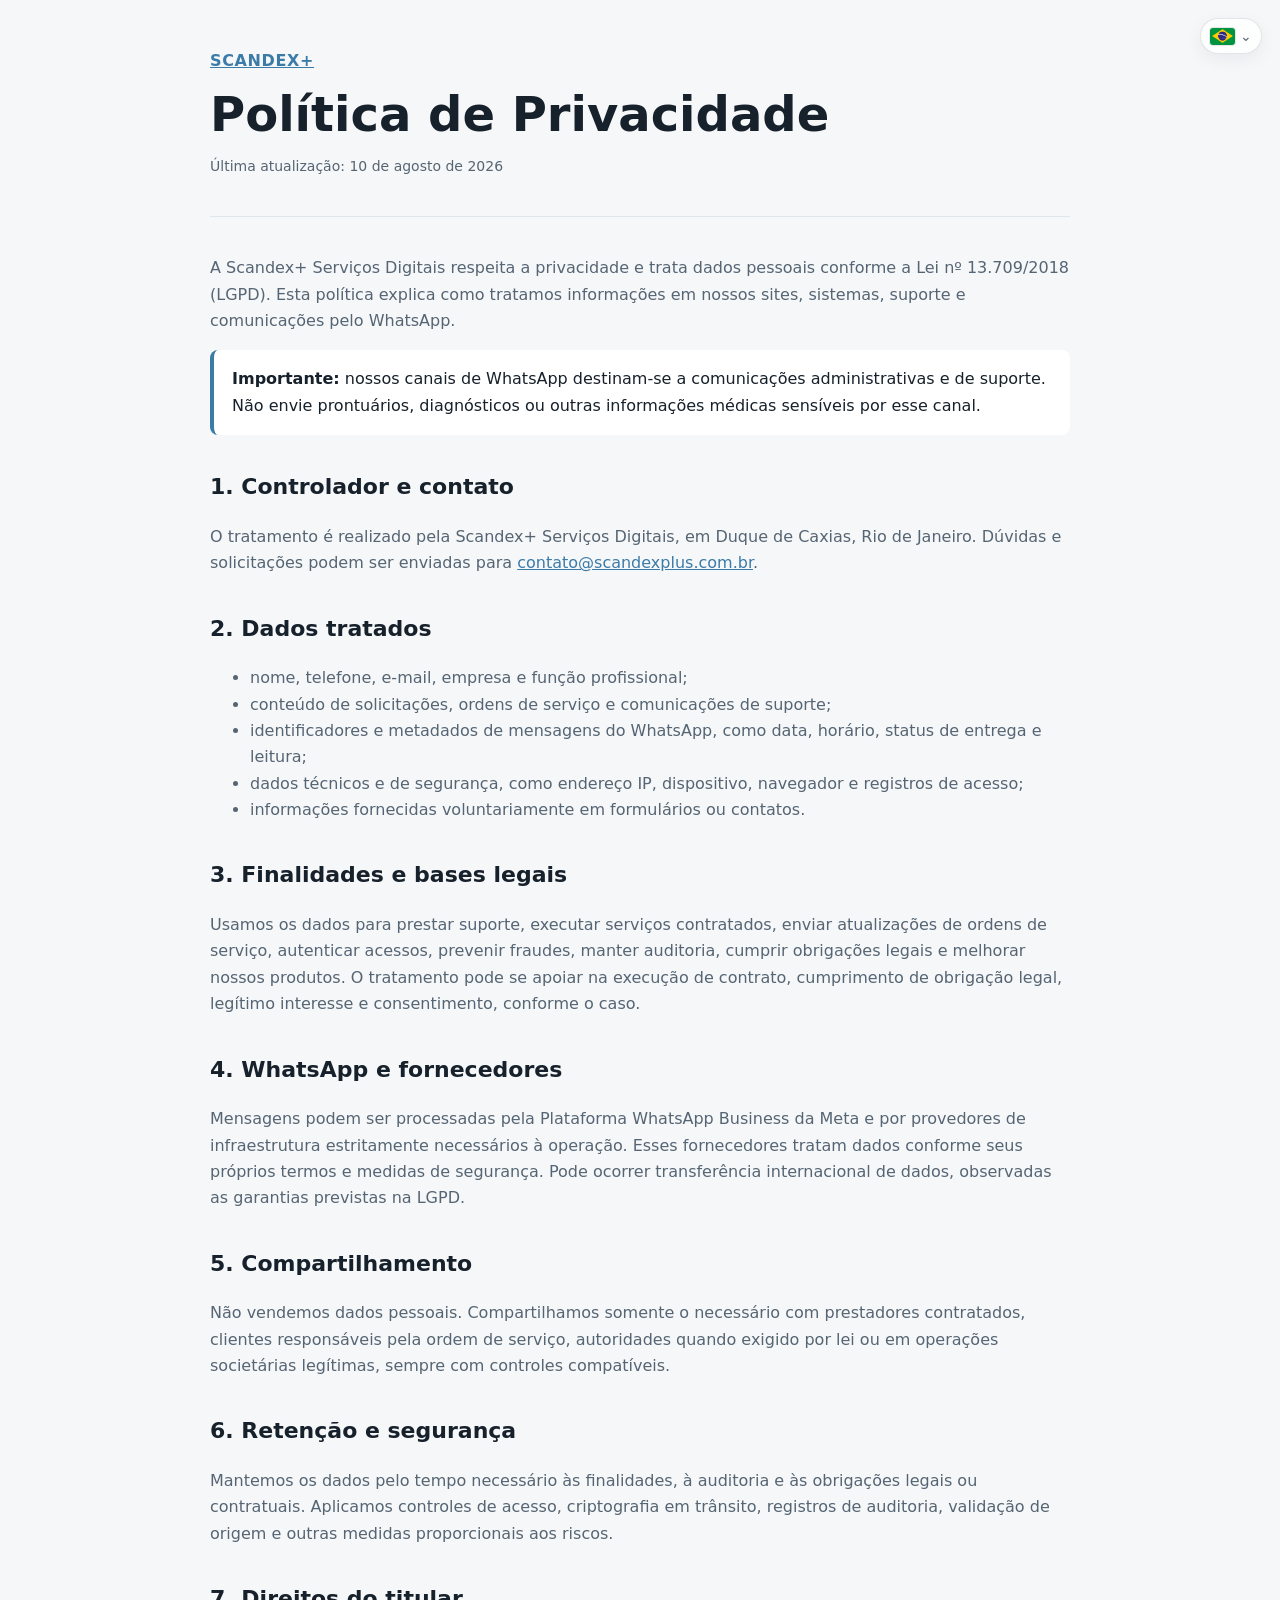
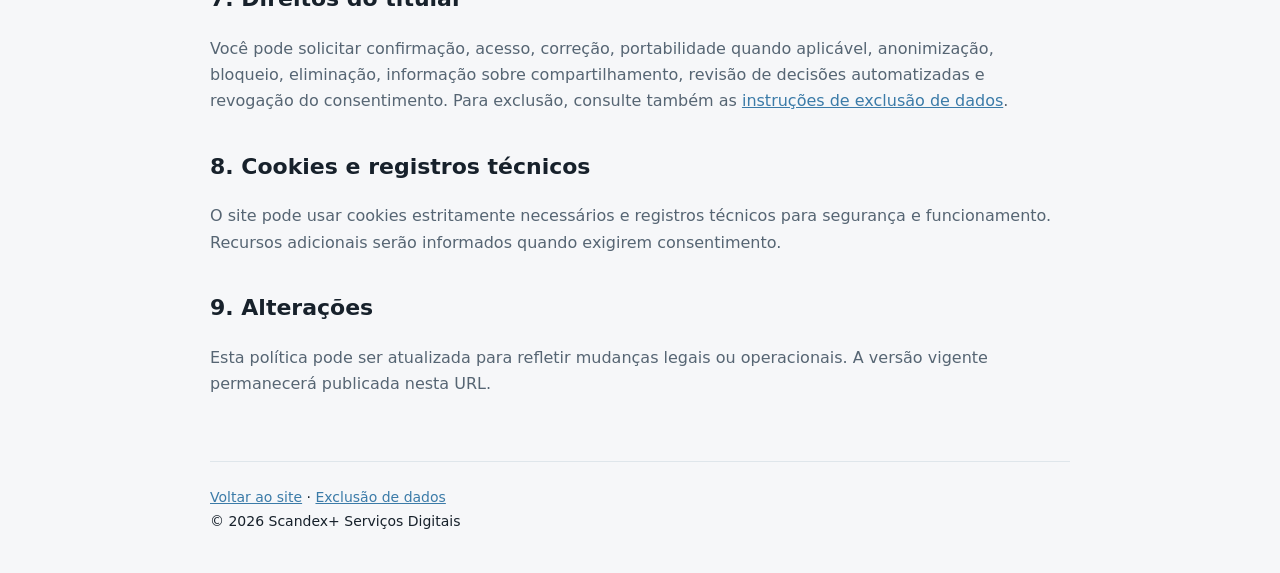
<file: politica-de-privacidade.html>
<!doctype html>
<html lang="pt-BR">
<head>
  <meta charset="utf-8">
  <meta name="viewport" content="width=device-width,initial-scale=1">
  <title>Política de Privacidade — Scandex+</title>
  <meta name="description" content="Política de Privacidade da Scandex+ Serviços Digitais.">
  <link rel="icon" type="image/png" href="assets/submarca.png">
  <style>
    :root{--ink:#17212b;--soft:#566573;--brand:#3b7ba8;--bg:#f6f7f9;--line:#dfe6eb}
    *{box-sizing:border-box}body{margin:0;background:var(--bg);color:var(--ink);font:16px/1.65 system-ui,-apple-system,"Segoe UI",sans-serif}
    header,main,footer{width:min(860px,calc(100% - 32px));margin:auto}header{padding:48px 0 24px;border-bottom:1px solid var(--line)}
    h1{font-size:clamp(32px,6vw,48px);line-height:1.1;margin:14px 0}h2{font-size:22px;margin-top:34px}p,li{color:var(--soft)}
    .brand{color:var(--brand);font-weight:750;letter-spacing:.04em}.meta{font-size:14px}a{color:var(--brand)}
    main{padding:22px 0 48px}.notice{padding:16px 18px;border-left:4px solid var(--brand);background:#fff;border-radius:8px}
    footer{padding:24px 0 40px;border-top:1px solid var(--line);font-size:14px}
</style>
<link rel="stylesheet" href="assets/language-selector.css?v=20260826-3" />
</head>
<body>
<header>
  <a href="/" class="brand">SCANDEX+</a>
  <h1>Política de Privacidade</h1>
  <p class="meta">Última atualização: 10 de agosto de 2026</p>
</header>
<main>
  <p>A Scandex+ Serviços Digitais respeita a privacidade e trata dados pessoais conforme a Lei nº 13.709/2018 (LGPD). Esta política explica como tratamos informações em nossos sites, sistemas, suporte e comunicações pelo WhatsApp.</p>
  <div class="notice"><strong>Importante:</strong> nossos canais de WhatsApp destinam-se a comunicações administrativas e de suporte. Não envie prontuários, diagnósticos ou outras informações médicas sensíveis por esse canal.</div>

  <h2>1. Controlador e contato</h2>
  <p>O tratamento é realizado pela Scandex+ Serviços Digitais, em Duque de Caxias, Rio de Janeiro. Dúvidas e solicitações podem ser enviadas para <a href="mailto:contato@scandexplus.com.br">contato@scandexplus.com.br</a>.</p>

  <h2>2. Dados tratados</h2>
  <ul>
    <li>nome, telefone, e-mail, empresa e função profissional;</li>
    <li>conteúdo de solicitações, ordens de serviço e comunicações de suporte;</li>
    <li>identificadores e metadados de mensagens do WhatsApp, como data, horário, status de entrega e leitura;</li>
    <li>dados técnicos e de segurança, como endereço IP, dispositivo, navegador e registros de acesso;</li>
    <li>informações fornecidas voluntariamente em formulários ou contatos.</li>
  </ul>

  <h2>3. Finalidades e bases legais</h2>
  <p>Usamos os dados para prestar suporte, executar serviços contratados, enviar atualizações de ordens de serviço, autenticar acessos, prevenir fraudes, manter auditoria, cumprir obrigações legais e melhorar nossos produtos. O tratamento pode se apoiar na execução de contrato, cumprimento de obrigação legal, legítimo interesse e consentimento, conforme o caso.</p>

  <h2>4. WhatsApp e fornecedores</h2>
  <p>Mensagens podem ser processadas pela Plataforma WhatsApp Business da Meta e por provedores de infraestrutura estritamente necessários à operação. Esses fornecedores tratam dados conforme seus próprios termos e medidas de segurança. Pode ocorrer transferência internacional de dados, observadas as garantias previstas na LGPD.</p>

  <h2>5. Compartilhamento</h2>
  <p>Não vendemos dados pessoais. Compartilhamos somente o necessário com prestadores contratados, clientes responsáveis pela ordem de serviço, autoridades quando exigido por lei ou em operações societárias legítimas, sempre com controles compatíveis.</p>

  <h2>6. Retenção e segurança</h2>
  <p>Mantemos os dados pelo tempo necessário às finalidades, à auditoria e às obrigações legais ou contratuais. Aplicamos controles de acesso, criptografia em trânsito, registros de auditoria, validação de origem e outras medidas proporcionais aos riscos.</p>

  <h2>7. Direitos do titular</h2>
  <p>Você pode solicitar confirmação, acesso, correção, portabilidade quando aplicável, anonimização, bloqueio, eliminação, informação sobre compartilhamento, revisão de decisões automatizadas e revogação do consentimento. Para exclusão, consulte também as <a href="/exclusao-de-dados.html">instruções de exclusão de dados</a>.</p>

  <h2>8. Cookies e registros técnicos</h2>
  <p>O site pode usar cookies estritamente necessários e registros técnicos para segurança e funcionamento. Recursos adicionais serão informados quando exigirem consentimento.</p>

  <h2>9. Alterações</h2>
  <p>Esta política pode ser atualizada para refletir mudanças legais ou operacionais. A versão vigente permanecerá publicada nesta URL.</p>
</main>
<footer>
  <a href="/">Voltar ao site</a> · <a href="/exclusao-de-dados.html">Exclusão de dados</a><br>
  © 2026 Scandex+ Serviços Digitais
</footer>
<script src="assets/language-selector.js?v=20260826-3"></script>
</body>
</html>
</file>
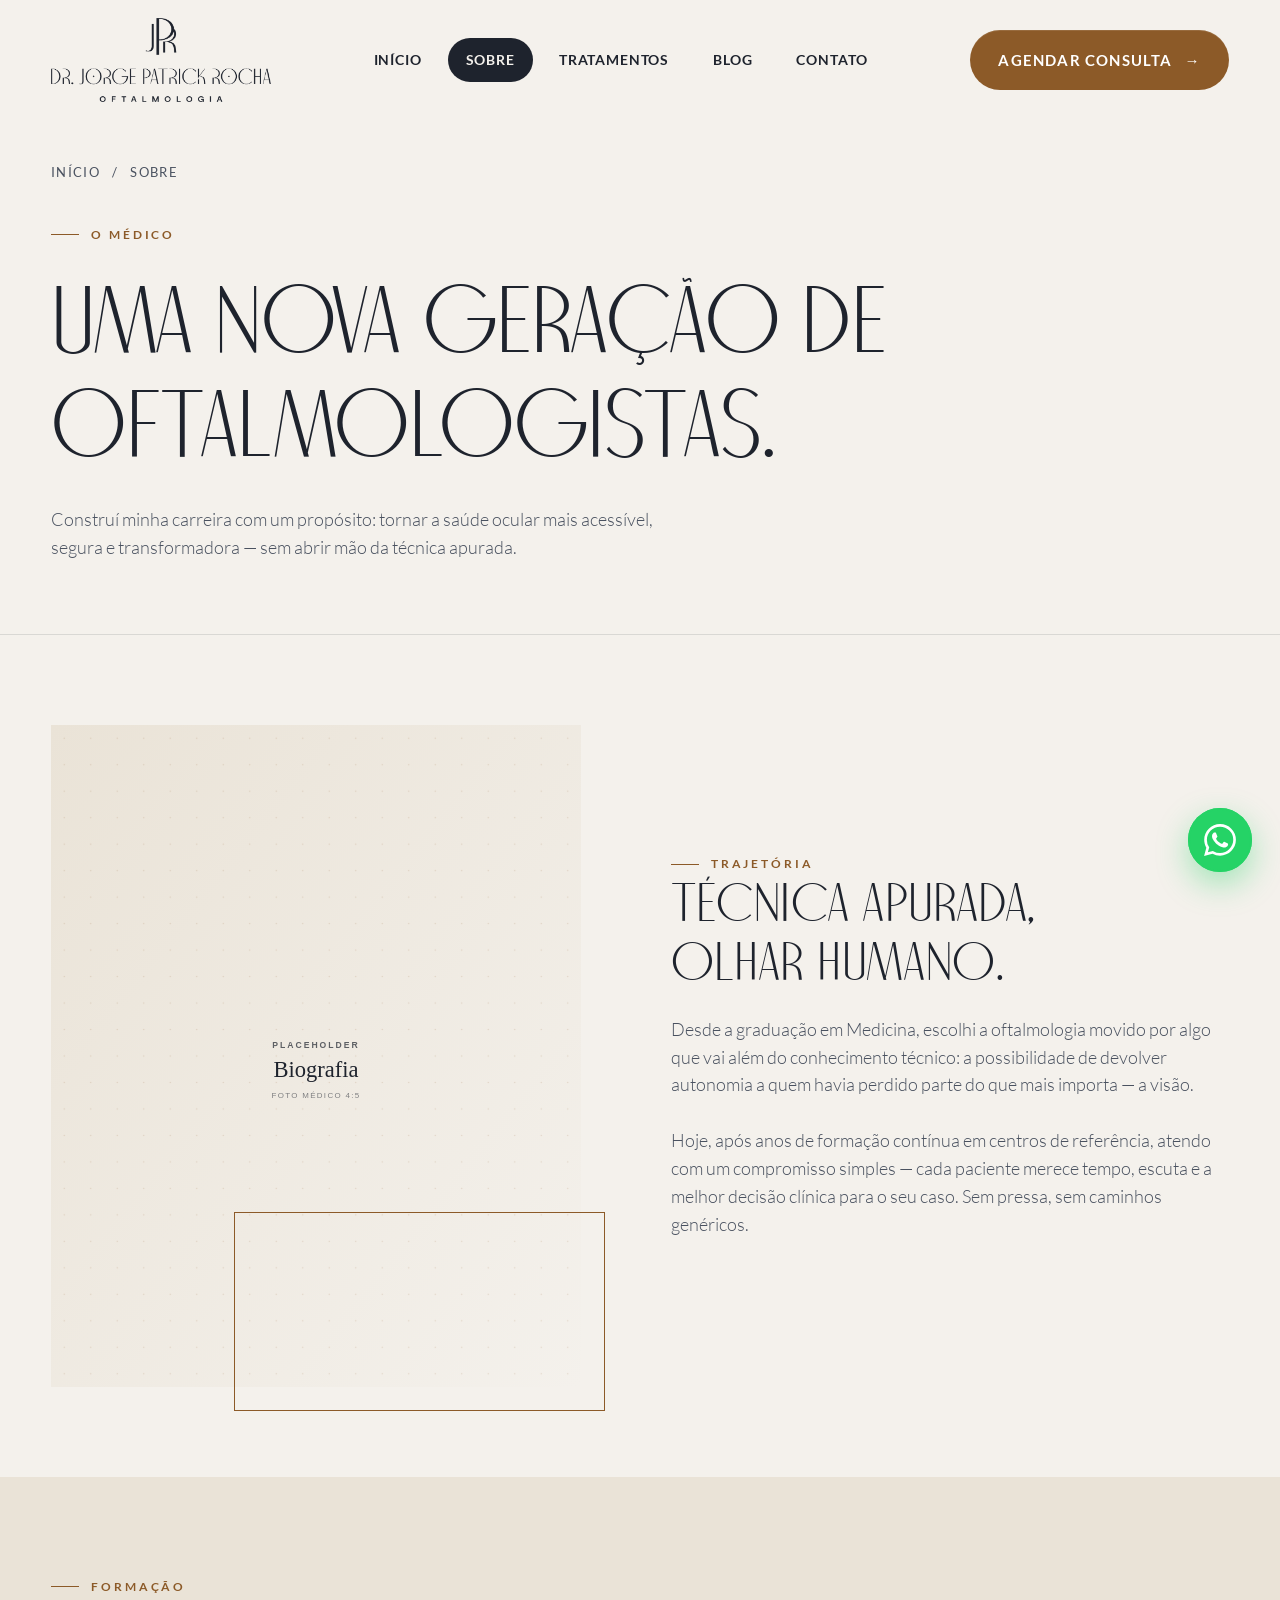
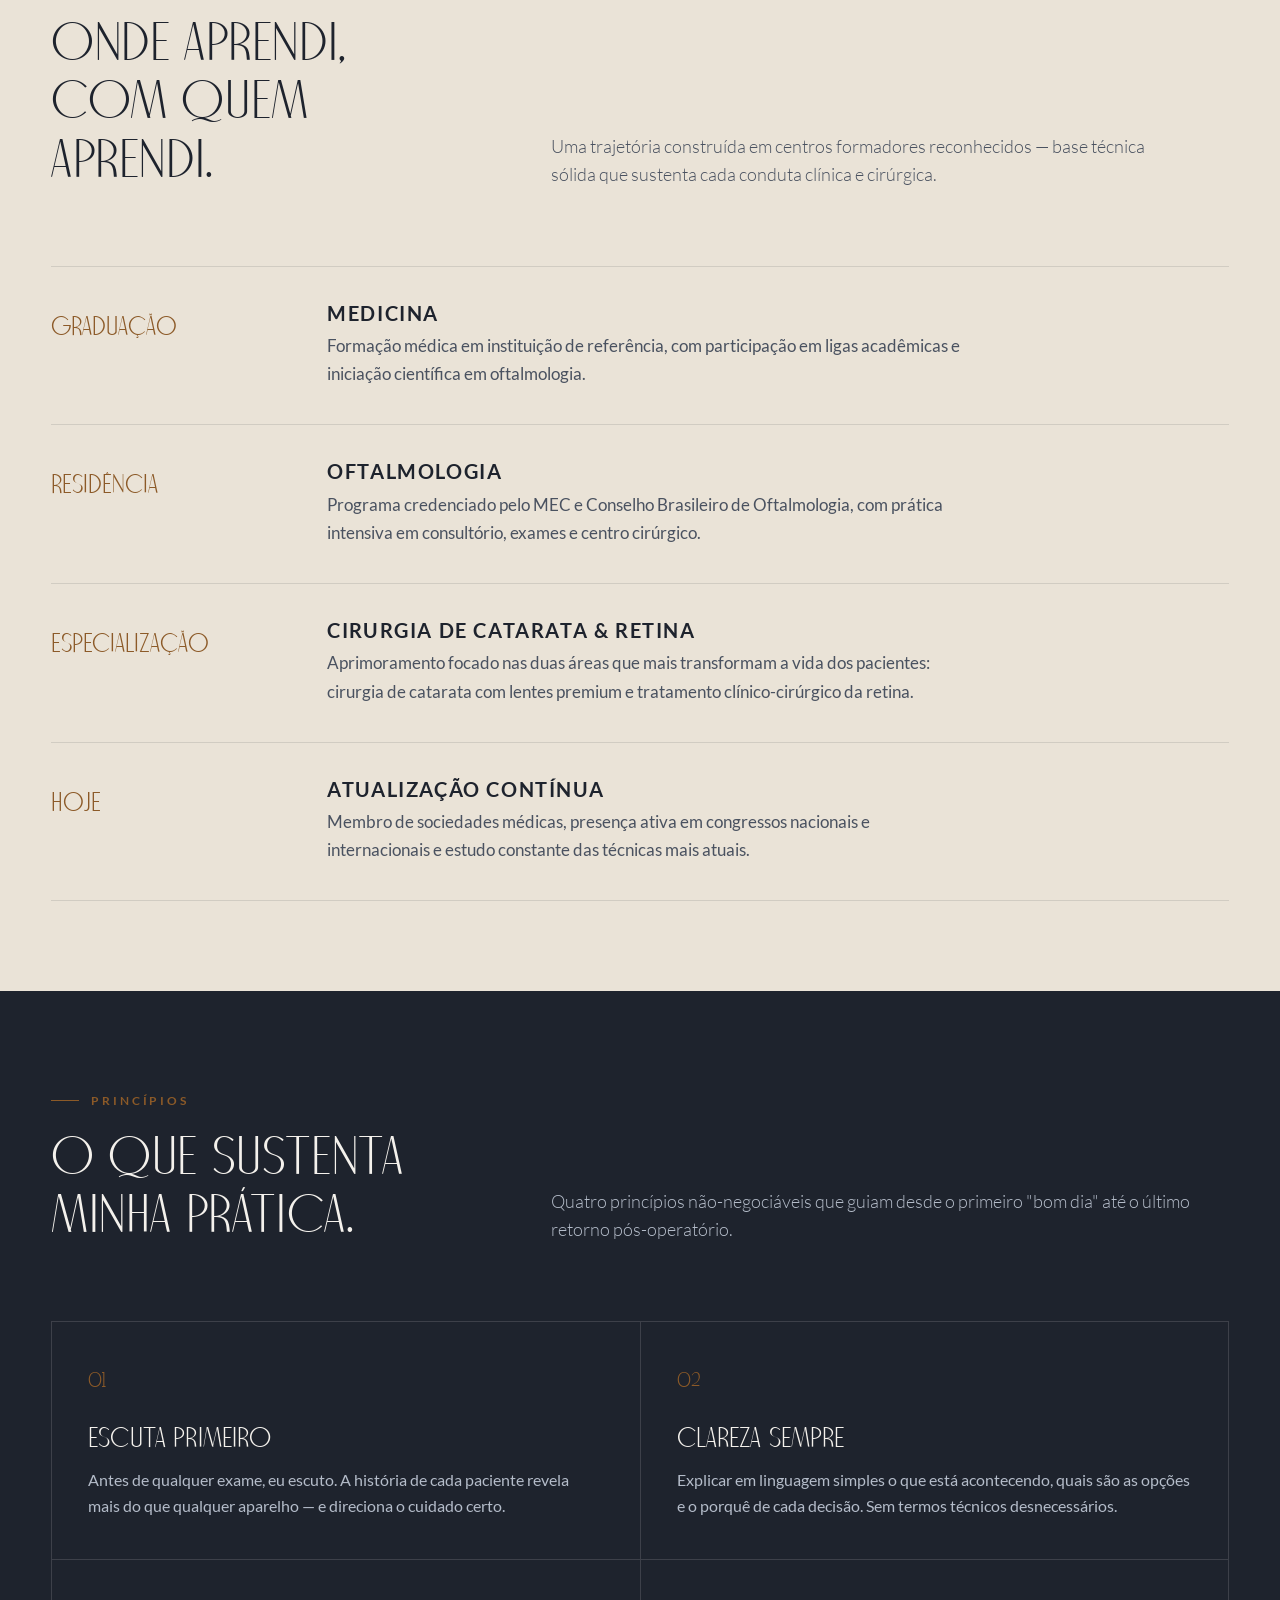
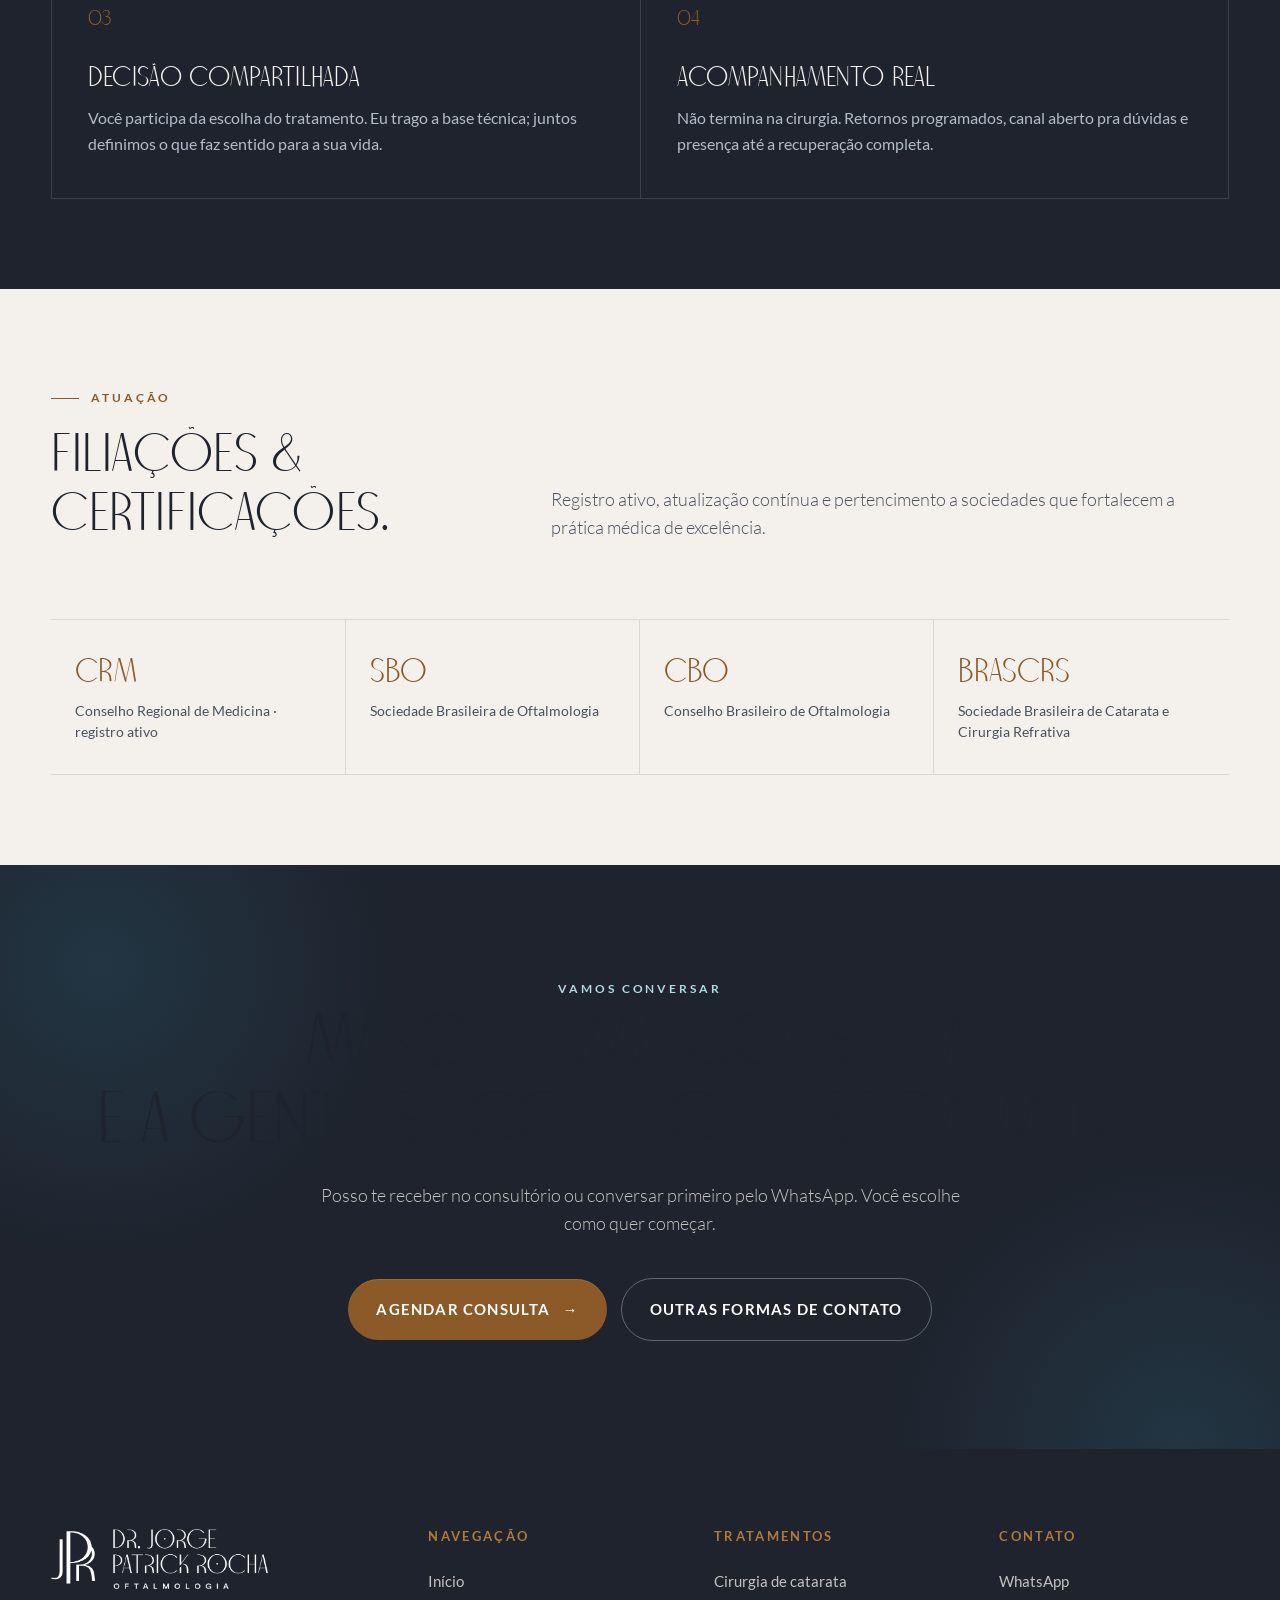
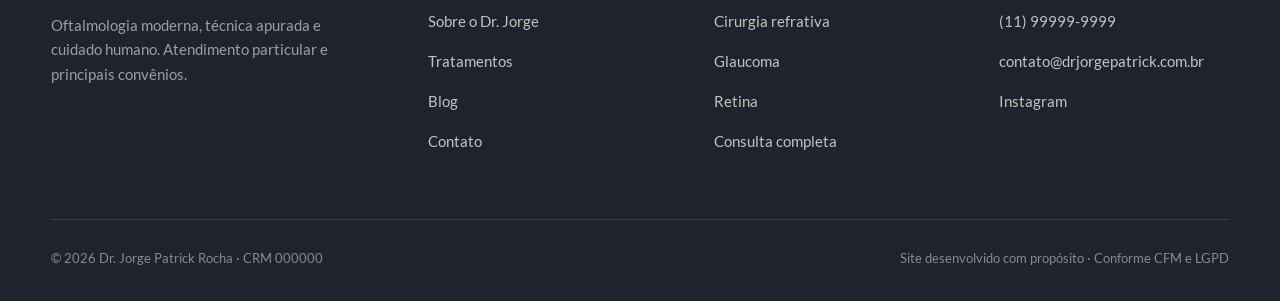
<file: sobre.html>
<!doctype html>
<html lang="pt-BR">
<head>
  <meta charset="UTF-8">
  <meta name="viewport" content="width=device-width, initial-scale=1, viewport-fit=cover">
  <meta name="theme-color" content="#F4F1EC" media="(prefers-color-scheme: light)">
  <meta name="theme-color" content="#1E232D" media="(prefers-color-scheme: dark)">
  <meta name="format-detection" content="telephone=no">
  <title>Sobre o Dr. Jorge Patrick — Oftalmologista</title>
  <meta name="description" content="Conheça a trajetória do Dr. Jorge Patrick Rocha — uma nova geração de médicos oftalmologistas.">
  <link rel="stylesheet" href="assets/styles.css">
</head>
<body data-screen-label="Sobre">

  <header class="site-header">
    <div class="container header-inner">
      <a href="index.html" class="brand-mark" aria-label="Dr. Jorge Patrick — início">
        <img src="assets/logos/logo-horizontal-completa.png" alt="Dr. Jorge Patrick Rocha — Oftalmologia">
      </a>
      <nav class="nav-primary" aria-label="Principal">
        <a href="index.html" data-nav="index">Início</a>
        <a href="sobre.html" data-nav="sobre">Sobre</a>
        <a href="tratamentos.html" data-nav="tratamentos">Tratamentos</a>
        <a href="blog.html" data-nav="blog">Blog</a>
        <a href="contato.html" data-nav="contato">Contato</a>
      </nav>
      <div class="nav-actions">
        <a href="https://wa.me/5511999999999" class="btn btn-primary" target="_blank" rel="noopener">
          Agendar consulta <span class="arrow" aria-hidden="true">→</span>
        </a>
        <button class="menu-toggle" aria-label="Abrir menu"><span></span></button>
      </div>
    </div>
  </header>

  <nav class="mobile-nav" aria-label="Menu mobile">
    <a href="index.html">Início</a>
    <a href="sobre.html">Sobre</a>
    <a href="tratamentos.html">Tratamentos</a>
    <a href="blog.html">Blog</a>
    <a href="contato.html">Contato</a>
    <a href="https://wa.me/5511999999999" class="btn btn-primary mobile-cta" target="_blank" rel="noopener">
      Agendar consulta <span class="arrow">→</span>
    </a>
  </nav>

  <main>

    <!-- ============ PAGE HERO ============ -->
    <section class="page-hero">
      <div class="container">
        <div class="breadcrumb reveal">
          <a href="index.html">Início</a> <span>/</span> <span>Sobre</span>
        </div>
        <div class="eyebrow reveal reveal-delay-1">O médico</div>
        <h1 class="display reveal reveal-delay-2">Uma nova geração de oftalmologistas.</h1>
        <p class="lead reveal reveal-delay-3">
          Construí minha carreira com um propósito: tornar a saúde ocular mais
          acessível, segura e transformadora — sem abrir mão da técnica apurada.
        </p>
      </div>
    </section>

    <!-- ============ BIO ============ -->
    <section>
      <div class="container">
        <div class="about-teaser">
          <div class="about-photo reveal" style="background-image:url('assets/placeholders/about-portrait.svg')"></div>
          <div class="about-content reveal reveal-delay-1">
            <div class="eyebrow">Trajetória</div>
            <h2 class="display display-md">Técnica apurada,<br>olhar humano.</h2>
            <p class="lead">
              Desde a graduação em Medicina, escolhi a oftalmologia movido por algo que
              vai além do conhecimento técnico: a possibilidade de devolver autonomia
              a quem havia perdido parte do que mais importa — a visão.
            </p>
            <p class="lead" style="margin-top: 16px;">
              Hoje, após anos de formação contínua em centros de referência, atendo com
              um compromisso simples — cada paciente merece tempo, escuta e a melhor
              decisão clínica para o seu caso. Sem pressa, sem caminhos genéricos.
            </p>
          </div>
        </div>
      </div>
    </section>

    <!-- ============ FORMAÇÃO ============ -->
    <section class="warm">
      <div class="container">
        <div class="section-head reveal">
          <div>
            <div class="eyebrow">Formação</div>
            <h2 class="display display-md">Onde aprendi,<br>com quem aprendi.</h2>
          </div>
          <p class="lead">
            Uma trajetória construída em centros formadores reconhecidos —
            base técnica sólida que sustenta cada conduta clínica e cirúrgica.
          </p>
        </div>
        <div class="timeline">
          <div class="tl-item reveal">
            <div class="tl-year">Graduação</div>
            <div class="tl-body">
              <h3>Medicina</h3>
              <p>Formação médica em instituição de referência, com participação em ligas acadêmicas e iniciação científica em oftalmologia.</p>
            </div>
          </div>
          <div class="tl-item reveal reveal-delay-1">
            <div class="tl-year">Residência</div>
            <div class="tl-body">
              <h3>Oftalmologia</h3>
              <p>Programa credenciado pelo MEC e Conselho Brasileiro de Oftalmologia, com prática intensiva em consultório, exames e centro cirúrgico.</p>
            </div>
          </div>
          <div class="tl-item reveal reveal-delay-2">
            <div class="tl-year">Especialização</div>
            <div class="tl-body">
              <h3>Cirurgia de catarata &amp; retina</h3>
              <p>Aprimoramento focado nas duas áreas que mais transformam a vida dos pacientes: cirurgia de catarata com lentes premium e tratamento clínico-cirúrgico da retina.</p>
            </div>
          </div>
          <div class="tl-item reveal reveal-delay-3">
            <div class="tl-year">Hoje</div>
            <div class="tl-body">
              <h3>Atualização contínua</h3>
              <p>Membro de sociedades médicas, presença ativa em congressos nacionais e internacionais e estudo constante das técnicas mais atuais.</p>
            </div>
          </div>
        </div>
      </div>
    </section>

    <!-- ============ VALORES ============ -->
    <section class="dark">
      <div class="container">
        <div class="section-head reveal">
          <div>
            <div class="eyebrow">Princípios</div>
            <h2 class="display display-md">O que sustenta<br>minha prática.</h2>
          </div>
          <p class="lead">
            Quatro princípios não-negociáveis que guiam desde o primeiro
            "bom dia" até o último retorno pós-operatório.
          </p>
        </div>
        <div class="values-grid">
          <div class="value reveal">
            <span class="value-num">01</span>
            <h3>Escuta primeiro</h3>
            <p>Antes de qualquer exame, eu escuto. A história de cada paciente revela mais do que qualquer aparelho — e direciona o cuidado certo.</p>
          </div>
          <div class="value reveal reveal-delay-1">
            <span class="value-num">02</span>
            <h3>Clareza sempre</h3>
            <p>Explicar em linguagem simples o que está acontecendo, quais são as opções e o porquê de cada decisão. Sem termos técnicos desnecessários.</p>
          </div>
          <div class="value reveal reveal-delay-2">
            <span class="value-num">03</span>
            <h3>Decisão compartilhada</h3>
            <p>Você participa da escolha do tratamento. Eu trago a base técnica; juntos definimos o que faz sentido para a sua vida.</p>
          </div>
          <div class="value reveal reveal-delay-3">
            <span class="value-num">04</span>
            <h3>Acompanhamento real</h3>
            <p>Não termina na cirurgia. Retornos programados, canal aberto pra dúvidas e presença até a recuperação completa.</p>
          </div>
        </div>
      </div>
    </section>

    <!-- ============ CONSELHOS ============ -->
    <section>
      <div class="container">
        <div class="section-head reveal">
          <div>
            <div class="eyebrow">Atuação</div>
            <h2 class="display display-md">Filiações &amp;<br>certificações.</h2>
          </div>
          <p class="lead">
            Registro ativo, atualização contínua e pertencimento a sociedades
            que fortalecem a prática médica de excelência.
          </p>
        </div>
        <div class="affiliations">
          <div class="aff reveal">
            <h4>CRM</h4>
            <p>Conselho Regional de Medicina · registro ativo</p>
          </div>
          <div class="aff reveal reveal-delay-1">
            <h4>SBO</h4>
            <p>Sociedade Brasileira de Oftalmologia</p>
          </div>
          <div class="aff reveal reveal-delay-2">
            <h4>CBO</h4>
            <p>Conselho Brasileiro de Oftalmologia</p>
          </div>
          <div class="aff reveal reveal-delay-3">
            <h4>BRASCRS</h4>
            <p>Sociedade Brasileira de Catarata e Cirurgia Refrativa</p>
          </div>
        </div>
      </div>
    </section>

    <!-- ============ FINAL CTA ============ -->
    <section class="final-cta">
      <div class="container inner">
        <div class="eyebrow no-line reveal" style="color: var(--sky); justify-content: center;">Vamos conversar</div>
        <h2 class="display reveal reveal-delay-1">Marque uma consulta<br>e a gente se conhece pessoalmente.</h2>
        <p class="lead reveal reveal-delay-2">
          Posso te receber no consultório ou conversar primeiro pelo WhatsApp.
          Você escolhe como quer começar.
        </p>
        <div class="hero-cta-row reveal reveal-delay-3" style="justify-content:center;">
          <a href="https://wa.me/5511999999999" class="btn btn-primary" target="_blank" rel="noopener">
            Agendar consulta <span class="arrow">→</span>
          </a>
          <a href="contato.html" class="btn btn-ghost" style="color:#fff; border-color:rgba(255,255,255,0.3);">
            Outras formas de contato
          </a>
        </div>
      </div>
    </section>

  </main>

  <footer class="site-footer">
    <div class="container">
      <div class="footer-grid">
        <div class="footer-brand">
          <img src="assets/logos/logo-vertical-branco.png" alt="Dr. Jorge Patrick Rocha — Oftalmologia">
          <p>Oftalmologia moderna, técnica apurada e cuidado humano. Atendimento particular e principais convênios.</p>
        </div>
        <div class="footer-col">
          <h4>Navegação</h4>
          <ul>
            <li><a href="index.html">Início</a></li>
            <li><a href="sobre.html">Sobre o Dr. Jorge</a></li>
            <li><a href="tratamentos.html">Tratamentos</a></li>
            <li><a href="blog.html">Blog</a></li>
            <li><a href="contato.html">Contato</a></li>
          </ul>
        </div>
        <div class="footer-col">
          <h4>Tratamentos</h4>
          <ul>
            <li><a href="tratamentos.html#catarata">Cirurgia de catarata</a></li>
            <li><a href="tratamentos.html#refrativa">Cirurgia refrativa</a></li>
            <li><a href="tratamentos.html#glaucoma">Glaucoma</a></li>
            <li><a href="tratamentos.html#retina">Retina</a></li>
            <li><a href="tratamentos.html#consulta">Consulta completa</a></li>
          </ul>
        </div>
        <div class="footer-col">
          <h4>Contato</h4>
          <ul>
            <li><a href="https://wa.me/5511999999999" target="_blank" rel="noopener">WhatsApp</a></li>
            <li><a href="tel:+5511999999999">(11) 99999-9999</a></li>
            <li><a href="mailto:contato@drjorgepatrick.com.br">contato@drjorgepatrick.com.br</a></li>
            <li><a href="https://instagram.com/drjorgepatrickrocha" target="_blank" rel="noopener">Instagram</a></li>
          </ul>
        </div>
      </div>
      <div class="footer-bottom">
        <span>© 2026 Dr. Jorge Patrick Rocha · CRM 000000</span>
        <span>Site desenvolvido com propósito · Conforme CFM e LGPD</span>
      </div>
    </div>
  </footer>

  <a href="https://wa.me/5511999999999" class="whatsapp-fab" aria-label="Falar no WhatsApp" target="_blank" rel="noopener">
    <svg width="32" height="32" viewBox="0 0 24 24" fill="currentColor"><path d="M17.472 14.382c-.297-.149-1.758-.867-2.03-.967-.273-.099-.471-.148-.67.15-.197.297-.767.966-.94 1.164-.173.199-.347.223-.644.075-.297-.15-1.255-.463-2.39-1.475-.883-.788-1.48-1.761-1.653-2.059-.173-.297-.018-.458.13-.606.134-.133.298-.347.446-.52.149-.174.198-.298.298-.497.099-.198.05-.371-.025-.52-.075-.149-.669-1.612-.916-2.207-.242-.579-.487-.5-.669-.51-.173-.008-.371-.01-.57-.01-.198 0-.52.074-.792.372s-1.04 1.016-1.04 2.479 1.065 2.876 1.213 3.074c.149.198 2.096 3.2 5.077 4.487.709.306 1.262.489 1.694.625.712.227 1.36.195 1.871.118.571-.085 1.758-.719 2.006-1.413.248-.694.248-1.289.173-1.413-.074-.124-.272-.198-.57-.347m-5.421 7.403h-.004a9.87 9.87 0 0 1-5.031-1.378l-.361-.214-3.741.982.998-3.648-.235-.374a9.86 9.86 0 0 1-1.51-5.26c.001-5.45 4.436-9.884 9.888-9.884 2.64 0 5.122 1.03 6.988 2.898a9.825 9.825 0 0 1 2.893 6.994c-.003 5.45-4.437 9.884-9.885 9.884m8.413-18.297A11.815 11.815 0 0 0 12.05 0C5.495 0 .16 5.335.157 11.892c0 2.096.547 4.142 1.588 5.945L.057 24l6.305-1.654a11.882 11.882 0 0 0 5.683 1.448h.005c6.554 0 11.89-5.335 11.893-11.893A11.821 11.821 0 0 0 20.464 3.488"/></svg>
  </a>

  <script src="assets/main.js"></script>
  <script src="assets/tweaks.js"></script>
</body>
</html>
</file>
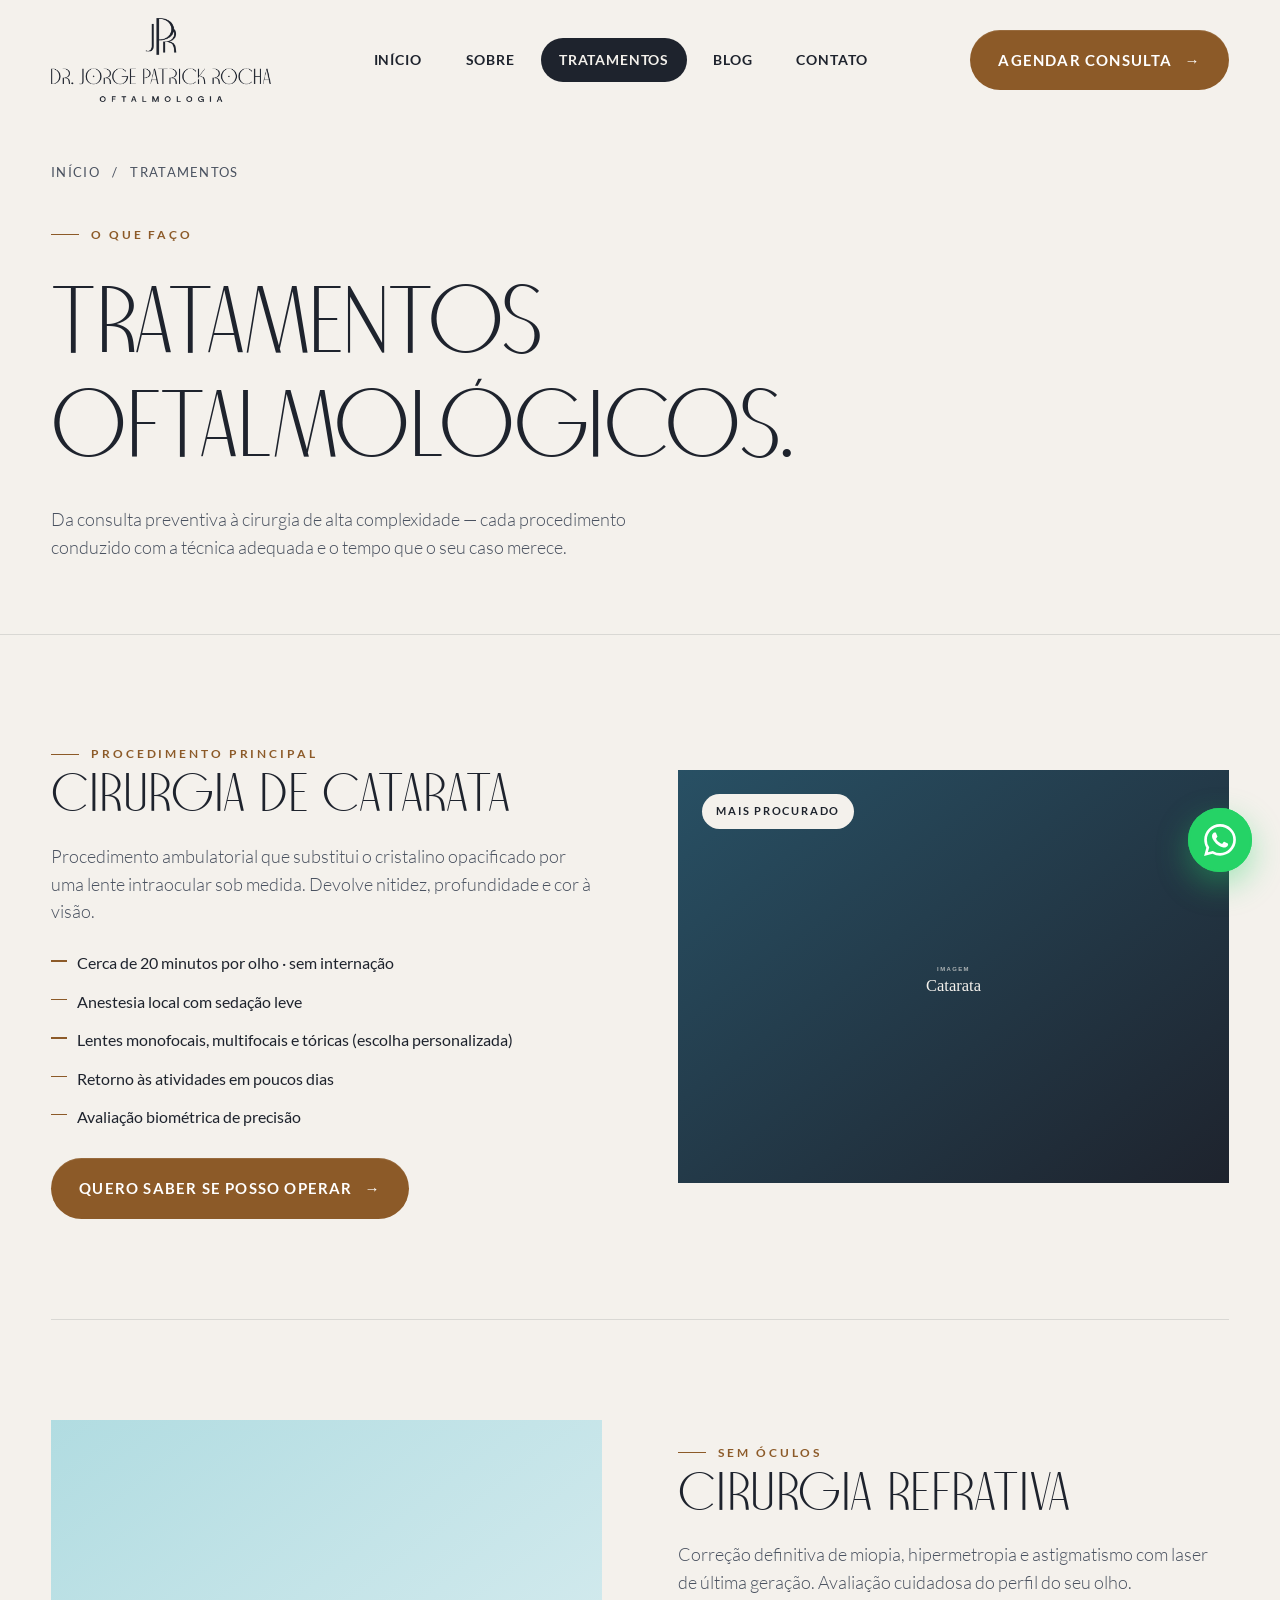
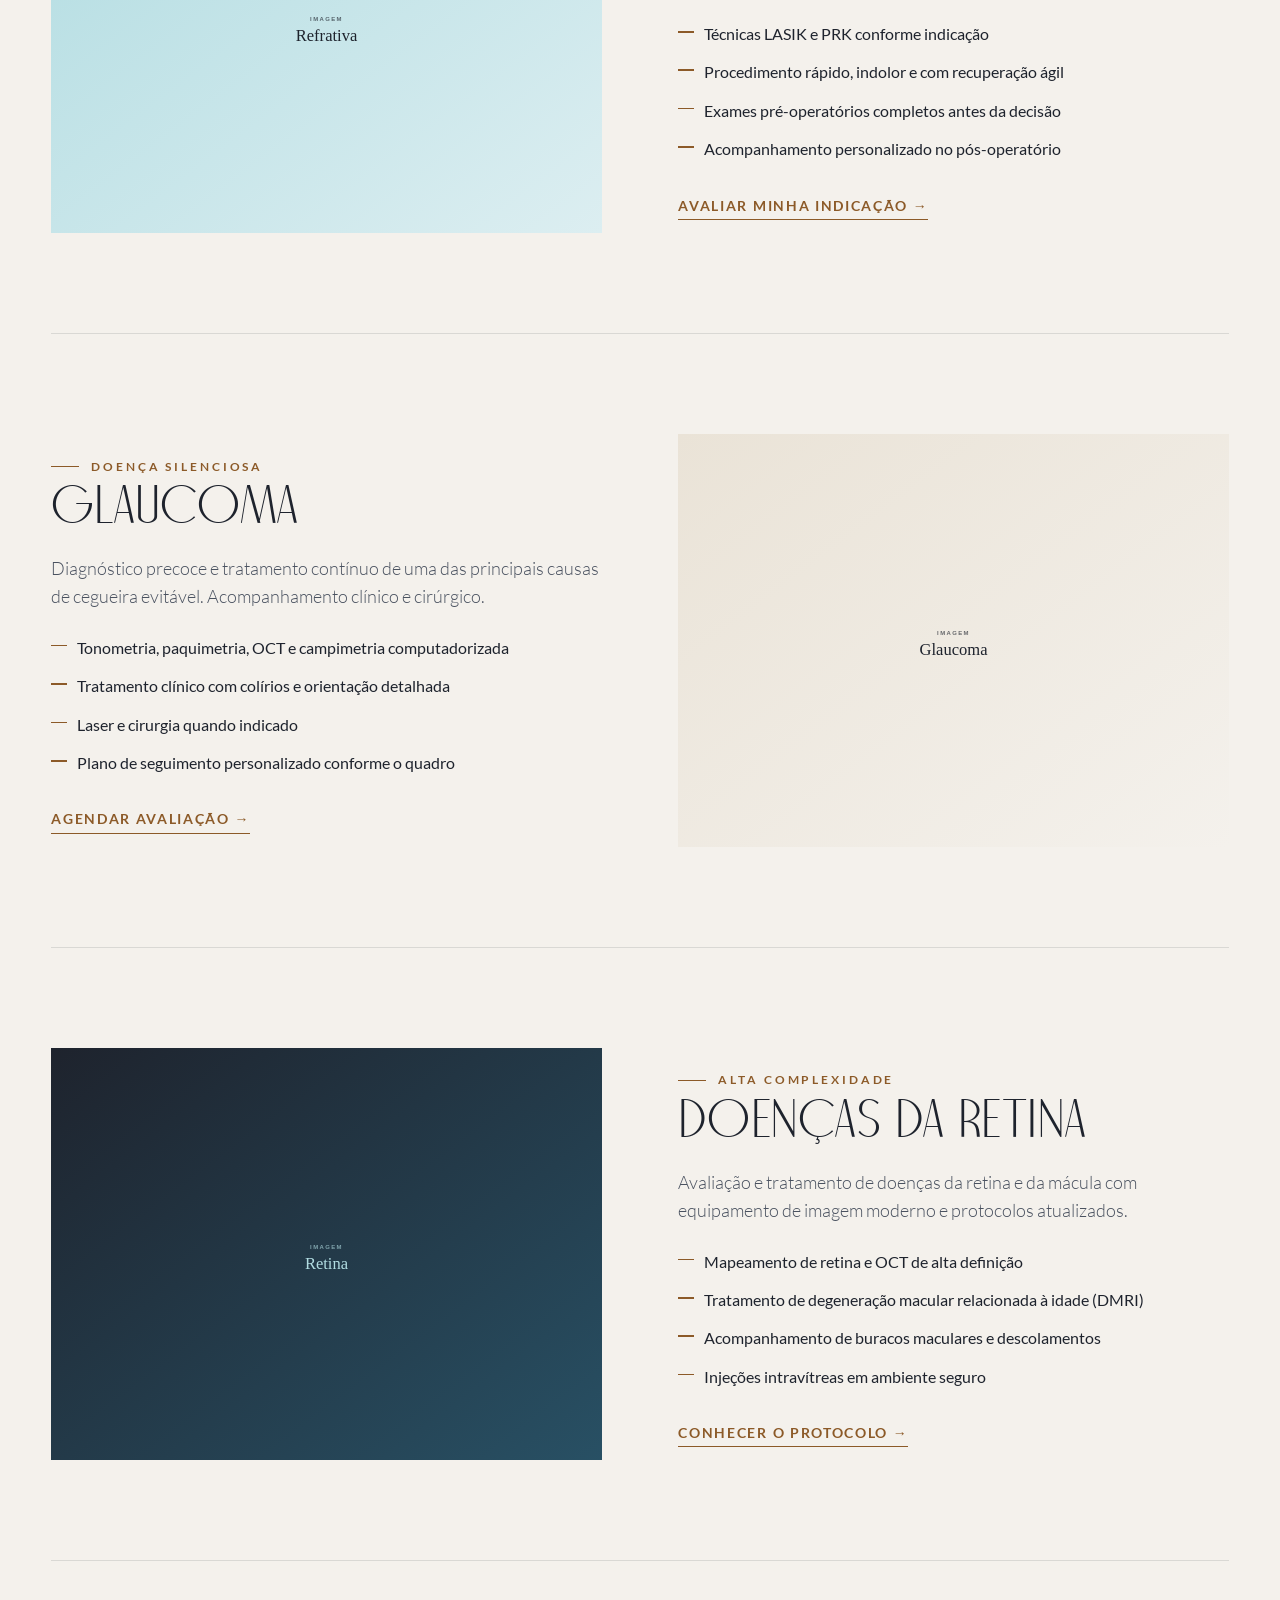
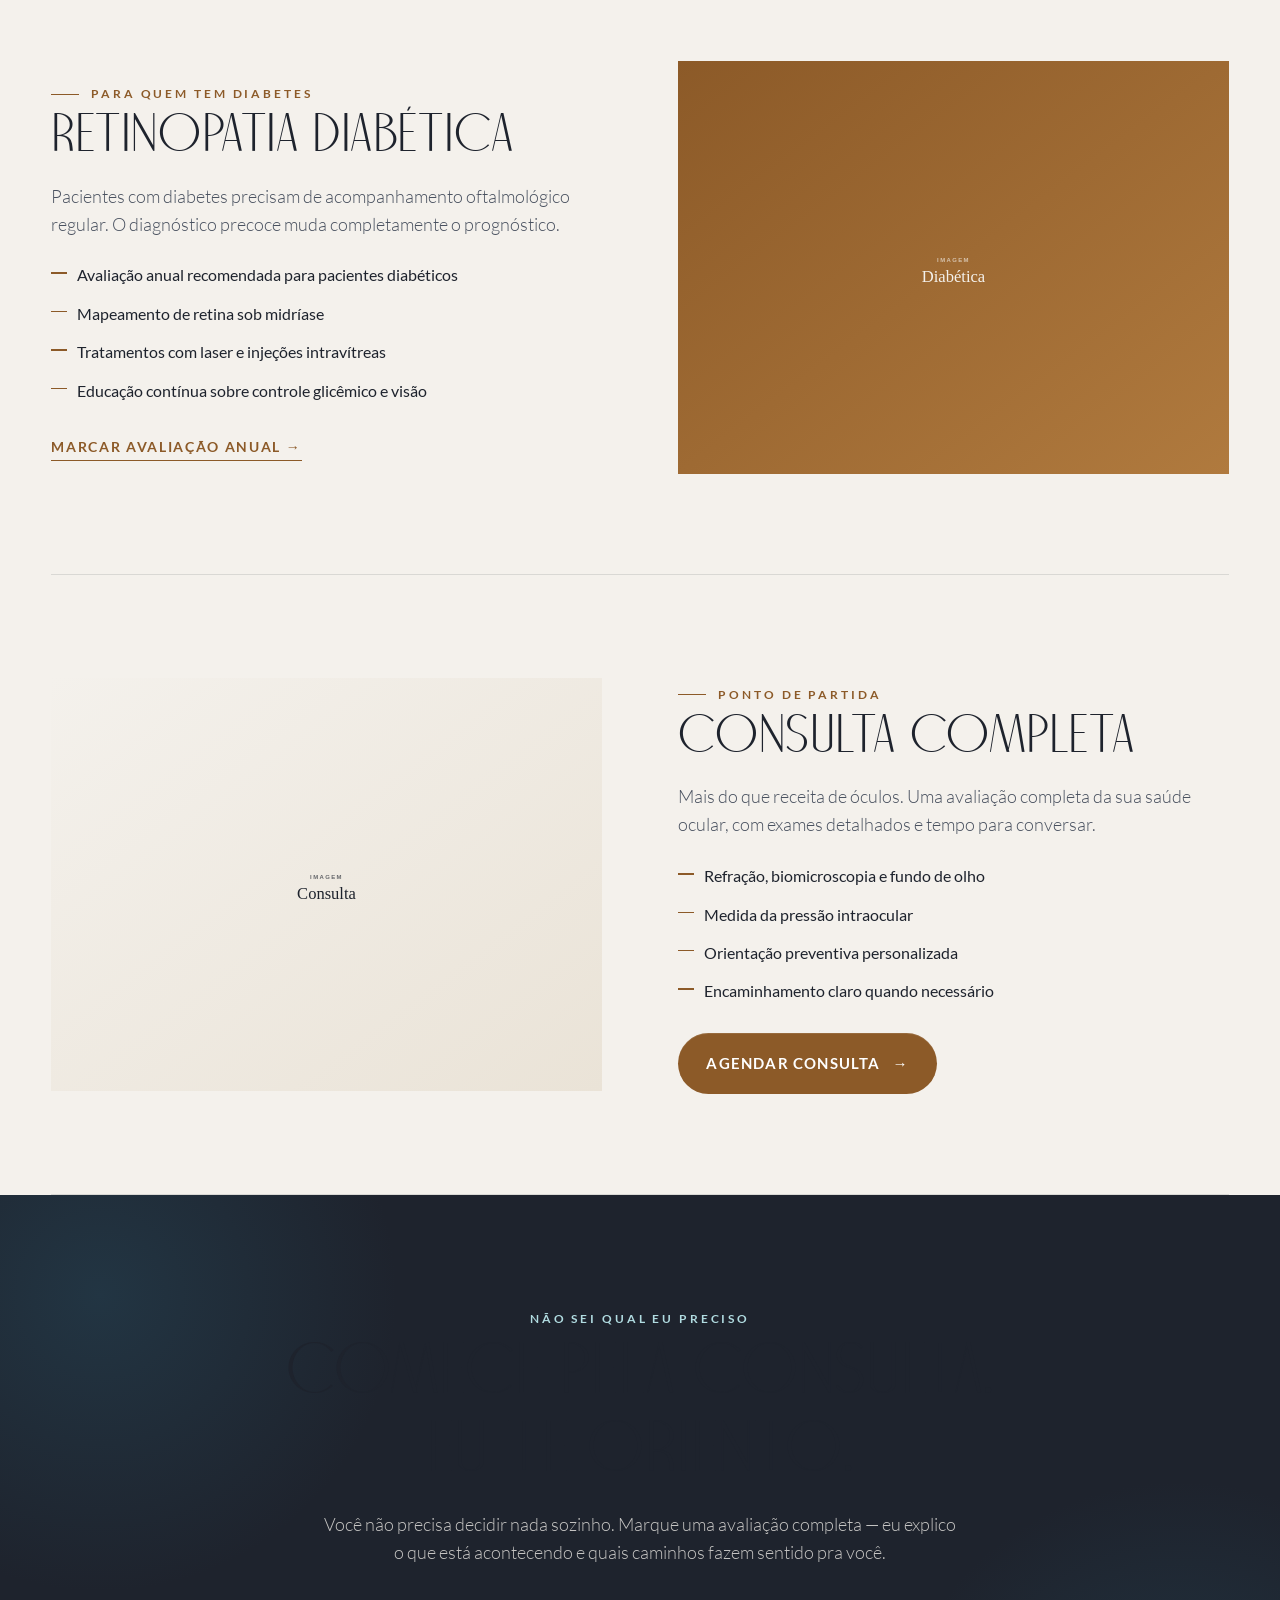
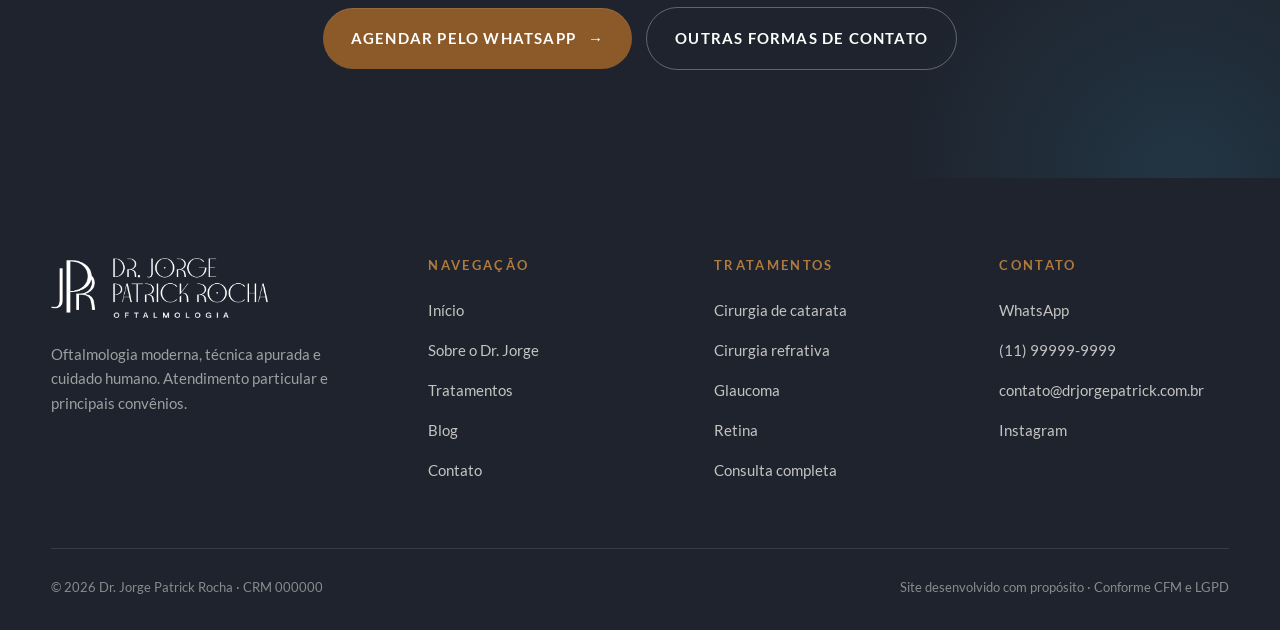
<file: tratamentos.html>
<!doctype html>
<html lang="pt-BR">
<head>
  <meta charset="UTF-8">
  <meta name="viewport" content="width=device-width, initial-scale=1, viewport-fit=cover">
  <meta name="theme-color" content="#F4F1EC" media="(prefers-color-scheme: light)">
  <meta name="theme-color" content="#1E232D" media="(prefers-color-scheme: dark)">
  <meta name="format-detection" content="telephone=no">
  <title>Tratamentos — Dr. Jorge Patrick Rocha</title>
  <meta name="description" content="Cirurgia de catarata, refrativa, glaucoma, retina e consulta oftalmológica completa.">
  <link rel="stylesheet" href="assets/styles.css">
</head>
<body data-screen-label="Tratamentos">

  <header class="site-header">
    <div class="container header-inner">
      <a href="index.html" class="brand-mark" aria-label="Dr. Jorge Patrick — início">
        <img src="assets/logos/logo-horizontal-completa.png" alt="Dr. Jorge Patrick Rocha — Oftalmologia">
      </a>
      <nav class="nav-primary" aria-label="Principal">
        <a href="index.html" data-nav="index">Início</a>
        <a href="sobre.html" data-nav="sobre">Sobre</a>
        <a href="tratamentos.html" data-nav="tratamentos">Tratamentos</a>
        <a href="blog.html" data-nav="blog">Blog</a>
        <a href="contato.html" data-nav="contato">Contato</a>
      </nav>
      <div class="nav-actions">
        <a href="https://wa.me/5511999999999" class="btn btn-primary" target="_blank" rel="noopener">
          Agendar consulta <span class="arrow">→</span>
        </a>
        <button class="menu-toggle" aria-label="Abrir menu"><span></span></button>
      </div>
    </div>
  </header>

  <nav class="mobile-nav" aria-label="Menu mobile">
    <a href="index.html">Início</a>
    <a href="sobre.html">Sobre</a>
    <a href="tratamentos.html">Tratamentos</a>
    <a href="blog.html">Blog</a>
    <a href="contato.html">Contato</a>
    <a href="https://wa.me/5511999999999" class="btn btn-primary mobile-cta" target="_blank" rel="noopener">Agendar consulta <span class="arrow">→</span></a>
  </nav>

  <main>

    <section class="page-hero">
      <div class="container">
        <div class="breadcrumb reveal"><a href="index.html">Início</a> <span>/</span> <span>Tratamentos</span></div>
        <div class="eyebrow reveal reveal-delay-1">O que faço</div>
        <h1 class="display reveal reveal-delay-2">Tratamentos<br>oftalmológicos.</h1>
        <p class="lead reveal reveal-delay-3">
          Da consulta preventiva à cirurgia de alta complexidade — cada procedimento
          conduzido com a técnica adequada e o tempo que o seu caso merece.
        </p>
      </div>
    </section>

    <div class="container">

      <article class="treatment-block" id="catarata">
        <div class="reveal">
          <div class="eyebrow">Procedimento principal</div>
          <h2 class="display display-md">Cirurgia de catarata</h2>
          <p class="lead">
            Procedimento ambulatorial que substitui o cristalino opacificado por uma
            lente intraocular sob medida. Devolve nitidez, profundidade e cor à visão.
          </p>
          <ul>
            <li>Cerca de 20 minutos por olho · sem internação</li>
            <li>Anestesia local com sedação leve</li>
            <li>Lentes monofocais, multifocais e tóricas (escolha personalizada)</li>
            <li>Retorno às atividades em poucos dias</li>
            <li>Avaliação biométrica de precisão</li>
          </ul>
          <a href="https://wa.me/5511999999999" class="btn btn-primary" target="_blank" rel="noopener">
            Quero saber se posso operar <span class="arrow">→</span>
          </a>
        </div>
        <div class="tb-media reveal reveal-delay-1" style="background-image:url('assets/placeholders/catarata.svg')">
          <span class="tag">Mais procurado</span>
        </div>
      </article>

      <article class="treatment-block" id="refrativa">
        <div class="reveal">
          <div class="eyebrow">Sem óculos</div>
          <h2 class="display display-md">Cirurgia refrativa</h2>
          <p class="lead">
            Correção definitiva de miopia, hipermetropia e astigmatismo com laser
            de última geração. Avaliação cuidadosa do perfil do seu olho.
          </p>
          <ul>
            <li>Técnicas LASIK e PRK conforme indicação</li>
            <li>Procedimento rápido, indolor e com recuperação ágil</li>
            <li>Exames pré-operatórios completos antes da decisão</li>
            <li>Acompanhamento personalizado no pós-operatório</li>
          </ul>
          <a href="contato.html" class="link-arrow">Avaliar minha indicação →</a>
        </div>
        <div class="tb-media reveal reveal-delay-1" style="background-image:url('assets/placeholders/refrativa.svg')"></div>
      </article>

      <article class="treatment-block" id="glaucoma">
        <div class="reveal">
          <div class="eyebrow">Doença silenciosa</div>
          <h2 class="display display-md">Glaucoma</h2>
          <p class="lead">
            Diagnóstico precoce e tratamento contínuo de uma das principais
            causas de cegueira evitável. Acompanhamento clínico e cirúrgico.
          </p>
          <ul>
            <li>Tonometria, paquimetria, OCT e campimetria computadorizada</li>
            <li>Tratamento clínico com colírios e orientação detalhada</li>
            <li>Laser e cirurgia quando indicado</li>
            <li>Plano de seguimento personalizado conforme o quadro</li>
          </ul>
          <a href="contato.html" class="link-arrow">Agendar avaliação →</a>
        </div>
        <div class="tb-media reveal reveal-delay-1" style="background-image:url('assets/placeholders/glaucoma.svg')"></div>
      </article>

      <article class="treatment-block" id="retina">
        <div class="reveal">
          <div class="eyebrow">Alta complexidade</div>
          <h2 class="display display-md">Doenças da retina</h2>
          <p class="lead">
            Avaliação e tratamento de doenças da retina e da mácula com
            equipamento de imagem moderno e protocolos atualizados.
          </p>
          <ul>
            <li>Mapeamento de retina e OCT de alta definição</li>
            <li>Tratamento de degeneração macular relacionada à idade (DMRI)</li>
            <li>Acompanhamento de buracos maculares e descolamentos</li>
            <li>Injeções intravítreas em ambiente seguro</li>
          </ul>
          <a href="contato.html" class="link-arrow">Conhecer o protocolo →</a>
        </div>
        <div class="tb-media reveal reveal-delay-1" style="background-image:url('assets/placeholders/retina.svg')"></div>
      </article>

      <article class="treatment-block" id="diabetica">
        <div class="reveal">
          <div class="eyebrow">Para quem tem diabetes</div>
          <h2 class="display display-md">Retinopatia diabética</h2>
          <p class="lead">
            Pacientes com diabetes precisam de acompanhamento oftalmológico
            regular. O diagnóstico precoce muda completamente o prognóstico.
          </p>
          <ul>
            <li>Avaliação anual recomendada para pacientes diabéticos</li>
            <li>Mapeamento de retina sob midríase</li>
            <li>Tratamentos com laser e injeções intravítreas</li>
            <li>Educação contínua sobre controle glicêmico e visão</li>
          </ul>
          <a href="contato.html" class="link-arrow">Marcar avaliação anual →</a>
        </div>
        <div class="tb-media reveal reveal-delay-1" style="background-image:url('assets/placeholders/diabetica.svg')"></div>
      </article>

      <article class="treatment-block" id="consulta">
        <div class="reveal">
          <div class="eyebrow">Ponto de partida</div>
          <h2 class="display display-md">Consulta completa</h2>
          <p class="lead">
            Mais do que receita de óculos. Uma avaliação completa da sua saúde
            ocular, com exames detalhados e tempo para conversar.
          </p>
          <ul>
            <li>Refração, biomicroscopia e fundo de olho</li>
            <li>Medida da pressão intraocular</li>
            <li>Orientação preventiva personalizada</li>
            <li>Encaminhamento claro quando necessário</li>
          </ul>
          <a href="https://wa.me/5511999999999" class="btn btn-primary" target="_blank" rel="noopener">
            Agendar consulta <span class="arrow">→</span>
          </a>
        </div>
        <div class="tb-media reveal reveal-delay-1" style="background-image:url('assets/placeholders/consulta.svg')"></div>
      </article>

    </div>

    <section class="final-cta">
      <div class="container inner">
        <div class="eyebrow no-line reveal" style="color: var(--sky); justify-content: center;">Não sei qual eu preciso</div>
        <h2 class="display reveal reveal-delay-1">Comece pela consulta.<br>Eu te oriento.</h2>
        <p class="lead reveal reveal-delay-2">
          Você não precisa decidir nada sozinho. Marque uma avaliação completa —
          eu explico o que está acontecendo e quais caminhos fazem sentido pra você.
        </p>
        <div class="hero-cta-row reveal reveal-delay-3" style="justify-content:center;">
          <a href="https://wa.me/5511999999999" class="btn btn-primary" target="_blank" rel="noopener">
            Agendar pelo WhatsApp <span class="arrow">→</span>
          </a>
          <a href="contato.html" class="btn btn-ghost" style="color:#fff; border-color:rgba(255,255,255,0.3);">Outras formas de contato</a>
        </div>
      </div>
    </section>

  </main>

  <footer class="site-footer">
    <div class="container">
      <div class="footer-grid">
        <div class="footer-brand">
          <img src="assets/logos/logo-vertical-branco.png" alt="Dr. Jorge Patrick Rocha — Oftalmologia">
          <p>Oftalmologia moderna, técnica apurada e cuidado humano. Atendimento particular e principais convênios.</p>
        </div>
        <div class="footer-col">
          <h4>Navegação</h4>
          <ul>
            <li><a href="index.html">Início</a></li>
            <li><a href="sobre.html">Sobre o Dr. Jorge</a></li>
            <li><a href="tratamentos.html">Tratamentos</a></li>
            <li><a href="blog.html">Blog</a></li>
            <li><a href="contato.html">Contato</a></li>
          </ul>
        </div>
        <div class="footer-col">
          <h4>Tratamentos</h4>
          <ul>
            <li><a href="tratamentos.html#catarata">Cirurgia de catarata</a></li>
            <li><a href="tratamentos.html#refrativa">Cirurgia refrativa</a></li>
            <li><a href="tratamentos.html#glaucoma">Glaucoma</a></li>
            <li><a href="tratamentos.html#retina">Retina</a></li>
            <li><a href="tratamentos.html#consulta">Consulta completa</a></li>
          </ul>
        </div>
        <div class="footer-col">
          <h4>Contato</h4>
          <ul>
            <li><a href="https://wa.me/5511999999999" target="_blank" rel="noopener">WhatsApp</a></li>
            <li><a href="tel:+5511999999999">(11) 99999-9999</a></li>
            <li><a href="mailto:contato@drjorgepatrick.com.br">contato@drjorgepatrick.com.br</a></li>
            <li><a href="https://instagram.com/drjorgepatrickrocha" target="_blank" rel="noopener">Instagram</a></li>
          </ul>
        </div>
      </div>
      <div class="footer-bottom">
        <span>© 2026 Dr. Jorge Patrick Rocha · CRM 000000</span>
        <span>Site desenvolvido com propósito · Conforme CFM e LGPD</span>
      </div>
    </div>
  </footer>

  <a href="https://wa.me/5511999999999" class="whatsapp-fab" aria-label="Falar no WhatsApp" target="_blank" rel="noopener">
    <svg width="32" height="32" viewBox="0 0 24 24" fill="currentColor"><path d="M17.472 14.382c-.297-.149-1.758-.867-2.03-.967-.273-.099-.471-.148-.67.15-.197.297-.767.966-.94 1.164-.173.199-.347.223-.644.075-.297-.15-1.255-.463-2.39-1.475-.883-.788-1.48-1.761-1.653-2.059-.173-.297-.018-.458.13-.606.134-.133.298-.347.446-.52.149-.174.198-.298.298-.497.099-.198.05-.371-.025-.52-.075-.149-.669-1.612-.916-2.207-.242-.579-.487-.5-.669-.51-.173-.008-.371-.01-.57-.01-.198 0-.52.074-.792.372s-1.04 1.016-1.04 2.479 1.065 2.876 1.213 3.074c.149.198 2.096 3.2 5.077 4.487.709.306 1.262.489 1.694.625.712.227 1.36.195 1.871.118.571-.085 1.758-.719 2.006-1.413.248-.694.248-1.289.173-1.413-.074-.124-.272-.198-.57-.347m-5.421 7.403h-.004a9.87 9.87 0 0 1-5.031-1.378l-.361-.214-3.741.982.998-3.648-.235-.374a9.86 9.86 0 0 1-1.51-5.26c.001-5.45 4.436-9.884 9.888-9.884 2.64 0 5.122 1.03 6.988 2.898a9.825 9.825 0 0 1 2.893 6.994c-.003 5.45-4.437 9.884-9.885 9.884m8.413-18.297A11.815 11.815 0 0 0 12.05 0C5.495 0 .16 5.335.157 11.892c0 2.096.547 4.142 1.588 5.945L.057 24l6.305-1.654a11.882 11.882 0 0 0 5.683 1.448h.005c6.554 0 11.89-5.335 11.893-11.893A11.821 11.821 0 0 0 20.464 3.488"/></svg>
  </a>

  <script src="assets/main.js"></script>
  <script src="assets/tweaks.js"></script>
</body>
</html>
</file>
<file: assets/styles.css>
/* ============================================================
   Dr. Jorge Patrick — Sistema de design
   ============================================================ */

@font-face {
  font-family: "Cherona";
  src: url("fonts/Cherona-Regular.woff2") format("woff2"),
       url("fonts/Cherona-Regular.woff") format("woff");
  font-weight: 400;
  font-display: swap;
}
@font-face {
  font-family: "Cherona Ligature";
  src: url("fonts/Cherona-Ligature.woff2") format("woff2");
  font-weight: 400;
  font-display: swap;
}
@font-face { font-family: "Lato"; src: url("fonts/Lato-Light.ttf") format("truetype");   font-weight: 300; font-display: swap; }
@font-face { font-family: "Lato"; src: url("fonts/Lato-Regular.ttf") format("truetype"); font-weight: 400; font-display: swap; }
@font-face { font-family: "Lato"; src: url("fonts/Lato-Bold.ttf") format("truetype");    font-weight: 700; font-display: swap; }
@font-face { font-family: "Lato"; src: url("fonts/Lato-Black.ttf") format("truetype");   font-weight: 900; font-display: swap; }

:root {
  /* Cores da marca */
  --ink:    #1E232D;
  --deep:   #285064;
  --bronze: #8C5A28;
  --bronze-soft: #B07A3E;
  --noble:  #C8C8C8;
  --sky:    #B1DCE1;
  --sky-soft: #DCEEF1;
  --bone:   #F4F1EC;
  --bone-warm: #EAE3D7;
  --white:  #FFFFFF;

  /* Tokens semânticos (default = tema claro / editorial) */
  --bg:        var(--bone);
  --bg-alt:    var(--bone-warm);
  --text:      var(--ink);
  --text-soft: #4A5260;
  --line:      rgba(30, 35, 45, 0.12);
  --accent:    var(--bronze);
  --accent-fg: #FFFFFF;

  /* Tipo */
  --serif: "Cherona", "Cormorant Garamond", "Times New Roman", serif;
  --serif-lig: "Cherona Ligature", "Cherona", serif;
  --sans:  "Lato", -apple-system, BlinkMacSystemFont, "Segoe UI", sans-serif;

  /* Layout */
  --container: 1320px;
  --gutter: clamp(20px, 4vw, 56px);
  --radius: 4px;
  --radius-lg: 16px;

  /* Motion */
  --ease: cubic-bezier(0.22, 1, 0.36, 1);
  --ease-out: cubic-bezier(0.16, 1, 0.3, 1);
}

/* Tema acento azul */
[data-accent="deep"] {
  --accent: var(--deep);
  --accent-fg: #FFFFFF;
}

/* Tema escuro global (variação Premium Profundo) */
[data-theme="dark"] {
  --bg: var(--ink);
  --bg-alt: #161A22;
  --text: #F4F1EC;
  --text-soft: #B4BCC9;
  --line: rgba(244, 241, 236, 0.14);
}

/* ============================================================ */

*, *::before, *::after { box-sizing: border-box; }
html { -webkit-text-size-adjust: 100%; scroll-behavior: smooth; }
body {
  margin: 0;
  background: var(--bg);
  color: var(--text);
  font-family: var(--sans);
  font-weight: 400;
  font-size: 17px;
  line-height: 1.65;
  -webkit-font-smoothing: antialiased;
  text-rendering: optimizeLegibility;
  transition: background-color 0.5s var(--ease), color 0.5s var(--ease);
  overflow-x: hidden;
}

img { max-width: 100%; height: auto; display: block; }
a { color: inherit; text-decoration: none; }
button { font: inherit; cursor: pointer; border: none; background: none; color: inherit; }

::selection { background: var(--bronze); color: #fff; }

/* Tipo --------------------------------------------------------- */
.display, h1.display {
  font-family: var(--serif);
  font-weight: 400;
  letter-spacing: 0.01em;
  line-height: 1.02;
  margin: 0;
  color: var(--text);
}
.display-xl { font-size: clamp(56px, 9vw, 144px); }
.display-lg { font-size: clamp(44px, 6.5vw, 96px); }
.display-md { font-size: clamp(34px, 4.5vw, 64px); }
.display-sm { font-size: clamp(26px, 3vw, 40px); }

h1, h2, h3, h4 {
  font-family: var(--serif);
  font-weight: 400;
  line-height: 1.08;
  margin: 0;
  letter-spacing: 0.005em;
}
h2 { font-size: clamp(34px, 4.5vw, 64px); }
h3 { font-size: clamp(24px, 2.4vw, 32px); }
h4 { font-size: 20px; }

p { margin: 0; }
.lead { font-size: clamp(18px, 1.3vw, 22px); font-weight: 300; line-height: 1.55; color: var(--text-soft); }

.eyebrow {
  font-family: var(--sans);
  font-size: 12px;
  font-weight: 700;
  letter-spacing: 0.24em;
  text-transform: uppercase;
  color: var(--accent);
  display: inline-flex;
  align-items: center;
  gap: 12px;
}
.eyebrow::before {
  content: "";
  display: inline-block;
  width: 28px;
  height: 1px;
  background: currentColor;
}
.eyebrow.no-line::before { display: none; }

/* Container ---------------------------------------------------- */
.container {
  width: 100%;
  max-width: var(--container);
  margin-inline: auto;
  padding-inline: var(--gutter);
}
.container-wide { max-width: 1560px; margin-inline: auto; padding-inline: var(--gutter); }

/* Botões ------------------------------------------------------- */
.btn {
  display: inline-flex;
  align-items: center;
  gap: 12px;
  padding: 18px 28px;
  font-family: var(--sans);
  font-size: 15px;
  font-weight: 700;
  letter-spacing: 0.08em;
  text-transform: uppercase;
  border-radius: 999px;
  cursor: pointer;
  transition: all 0.4s var(--ease);
  white-space: nowrap;
  min-height: 56px;
}
.btn-primary {
  background: var(--accent);
  color: var(--accent-fg);
  box-shadow: 0 1px 0 rgba(255,255,255,0.1) inset;
}
.btn-primary:hover {
  background: var(--ink);
  color: #fff;
  transform: translateY(-2px);
  box-shadow: 0 12px 32px -8px rgba(30, 35, 45, 0.4);
}
.btn-ghost {
  background: transparent;
  color: var(--text);
  border: 1px solid var(--line);
}
.btn-ghost:hover {
  background: var(--text);
  color: var(--bg);
  border-color: var(--text);
}
.btn-dark {
  background: var(--ink);
  color: #fff;
}
.btn-dark:hover { background: var(--bronze); transform: translateY(-2px); }
.btn .arrow { display: inline-block; transition: transform 0.4s var(--ease); }
.btn:hover .arrow { transform: translateX(4px); }

.link-arrow {
  display: inline-flex;
  align-items: center;
  gap: 10px;
  font-size: 14px;
  font-weight: 700;
  letter-spacing: 0.12em;
  text-transform: uppercase;
  color: var(--accent);
  padding-bottom: 2px;
  border-bottom: 1px solid currentColor;
  transition: gap 0.3s var(--ease);
}
.link-arrow:hover { gap: 16px; }

/* Header ------------------------------------------------------- */
.site-header {
  position: fixed;
  inset: 0 0 auto 0;
  z-index: 50;
  padding: 18px 0;
  transition: all 0.4s var(--ease);
  backdrop-filter: blur(0px);
}
.site-header.scrolled {
  background: color-mix(in srgb, var(--bg) 90%, transparent);
  backdrop-filter: blur(14px);
  padding: 12px 0;
  border-bottom: 1px solid var(--line);
}
.header-inner {
  display: flex;
  align-items: center;
  justify-content: space-between;
  gap: 32px;
}
.brand-mark {
  display: flex;
  align-items: center;
  gap: 14px;
  flex: none;
}
.brand-mark img { flex: none; }
.brand-mark img { height: 84px; width: auto; transition: height 0.3s var(--ease); }
.site-header.scrolled .brand-mark img { height: 60px; }

.nav-primary {
  display: flex;
  align-items: center;
  gap: 8px;
}
.nav-primary a {
  padding: 10px 18px;
  font-size: 14px;
  font-weight: 700;
  letter-spacing: 0.06em;
  text-transform: uppercase;
  color: var(--text);
  border-radius: 999px;
  transition: all 0.3s var(--ease);
  position: relative;
}
.nav-primary a:hover { color: var(--accent); }
.nav-primary a.active {
  background: var(--text);
  color: var(--bg);
}
.nav-actions { display: flex; align-items: center; gap: 12px; }

.menu-toggle {
  display: none;
  width: 48px;
  height: 48px;
  border-radius: 999px;
  border: 1px solid var(--line);
  align-items: center;
  justify-content: center;
}
.menu-toggle span {
  display: block;
  width: 18px;
  height: 1.5px;
  background: var(--text);
  position: relative;
  transition: all 0.3s var(--ease);
}
.menu-toggle span::before,
.menu-toggle span::after {
  content: "";
  position: absolute;
  left: 0;
  width: 18px;
  height: 1.5px;
  background: var(--text);
  transition: all 0.3s var(--ease);
}
.menu-toggle span::before { top: -6px; }
.menu-toggle span::after  { top:  6px; }
body.menu-open .menu-toggle span { background: transparent; }
body.menu-open .menu-toggle span::before { top: 0; transform: rotate(45deg); }
body.menu-open .menu-toggle span::after  { top: 0; transform: rotate(-45deg); }

/* Mobile menu */
.mobile-nav {
  position: fixed;
  inset: 0;
  background: var(--bg);
  z-index: 40;
  padding: 100px var(--gutter) 40px;
  display: flex;
  flex-direction: column;
  gap: 8px;
  transform: translateY(-100%);
  transition: transform 0.5s var(--ease);
  overflow-y: auto;
}
body.menu-open .mobile-nav { transform: translateY(0); }
.mobile-nav a {
  font-family: var(--serif);
  font-size: 38px;
  padding: 14px 0;
  border-bottom: 1px solid var(--line);
  color: var(--text);
}
.mobile-nav .mobile-cta { margin-top: 32px; }

/* Hero --------------------------------------------------------- */
.hero {
  position: relative;
  padding-top: clamp(120px, 14vh, 180px);
  padding-bottom: clamp(60px, 8vh, 120px);
  overflow: hidden;
}
.hero-grid {
  display: grid;
  grid-template-columns: minmax(0, 1.1fr) minmax(0, 0.9fr);
  gap: clamp(40px, 6vw, 96px);
  align-items: center;
}
.hero-eyebrow { margin-bottom: 24px; }
.hero h1 {
  font-size: clamp(48px, 6.5vw, 104px);
  letter-spacing: -0.005em;
  margin-bottom: 28px;
}
.hero h1 .em {
  color: var(--accent);
  position: relative;
  display: inline-block;
  padding: 0 0.05em;
}
.hero h1 .em::after {
  content: "";
  position: absolute;
  left: 0.05em;
  right: 0.05em;
  bottom: 0.02em;
  height: 6px;
  background: var(--sky);
  z-index: -1;
  opacity: 0.55;
  transform-origin: left;
  animation: emHighlight 1.4s cubic-bezier(0.22, 1, 0.36, 1) 0.6s both;
}
@keyframes emHighlight {
  from { transform: scaleX(0); }
  to   { transform: scaleX(1); }
}
.hero .lead {
  max-width: 540px;
  margin-bottom: 40px;
}
.hero-cta-row { display: flex; gap: 14px; flex-wrap: wrap; align-items: center; }

.hero-media {
  position: relative;
  aspect-ratio: 4/5;
  border-radius: 0;
  overflow: hidden;
  background: var(--bone-warm);
}
.hero-photo {
  position: absolute;
  inset: 0;
  background-size: cover;
  background-position: center;
  transform: scale(1.05);
  transition: transform 1.2s var(--ease);
}
.hero-media:hover .hero-photo { transform: scale(1) ; }
.hero-photo-overlay {
  position: absolute;
  inset: 0;
  background: linear-gradient(180deg, transparent 50%, rgba(30,35,45,0.35) 100%);
}
.hero-monogram {
  position: absolute;
  bottom: -32px;
  right: -32px;
  width: 220px;
  opacity: 0.08;
  pointer-events: none;
}
.hero-floating-card {
  position: absolute;
  left: -32px;
  bottom: 40px;
  background: var(--bg);
  padding: 22px 28px;
  display: flex;
  flex-direction: column;
  gap: 4px;
  border: 1px solid var(--line);
  max-width: 280px;
}
.hero-floating-card .num {
  font-family: var(--serif);
  font-size: 48px;
  color: var(--accent);
  line-height: 1;
}
.hero-floating-card .lbl {
  font-size: 13px;
  letter-spacing: 0.1em;
  text-transform: uppercase;
  color: var(--text-soft);
  font-weight: 700;
}

/* Marquee ribbon ----------------------------------------------- */
.ribbon {
  border-top: 1px solid var(--line);
  border-bottom: 1px solid var(--line);
  padding: 22px 0;
  overflow: hidden;
}
.ribbon-track {
  display: flex;
  gap: 56px;
  align-items: center;
  animation: scroll-x 40s linear infinite;
  white-space: nowrap;
}
.ribbon-track span {
  font-family: var(--serif);
  font-size: clamp(22px, 2.4vw, 32px);
  color: var(--text);
  display: inline-flex;
  align-items: center;
  gap: 56px;
}
.ribbon-track span::after {
  content: "✦";
  color: var(--accent);
  font-size: 0.6em;
}
@keyframes scroll-x {
  from { transform: translateX(0); }
  to   { transform: translateX(-50%); }
}

/* Section helpers --------------------------------------------- */
section {
  padding: clamp(80px, 10vh, 140px) 0;
  position: relative;
}
section.dark {
  background: var(--ink);
  color: #F4F1EC;
}
section.dark { --text: #F4F1EC; --text-soft: #B4BCC9; --line: rgba(244,241,236,0.14); }
section.warm { background: var(--bone-warm); }
section.deep { background: var(--deep); color: #fff; }
section.deep { --text: #fff; --text-soft: rgba(255,255,255,0.78); --line: rgba(255,255,255,0.16); }

.section-head {
  display: grid;
  grid-template-columns: 1fr 1.6fr;
  gap: clamp(40px, 6vw, 96px);
  align-items: end;
  margin-bottom: clamp(48px, 6vw, 80px);
}
.section-head .lead { max-width: 640px; }
.section-head .eyebrow { margin-bottom: 16px; }

/* Pilares grid ------------------------------------------------- */
.pillars {
  display: grid;
  grid-template-columns: repeat(4, 1fr);
  gap: 0;
  border-top: 1px solid var(--line);
}
.pillar {
  padding: 36px 28px 32px;
  border-right: 1px solid var(--line);
  border-bottom: 1px solid var(--line);
  transition: background 0.4s var(--ease);
  position: relative;
}
.pillar:last-child { border-right: none; }
.pillar:hover { background: var(--bg-alt); }
.pillar .pillar-num {
  font-family: var(--serif);
  font-size: 20px;
  color: var(--accent);
  margin-bottom: 24px;
  display: block;
}
.pillar h3 {
  font-size: 26px;
  margin-bottom: 14px;
}
.pillar p {
  color: var(--text-soft);
  font-size: 16px;
  line-height: 1.6;
}

/* Sobre teaser ------------------------------------------------- */
.about-teaser {
  display: grid;
  grid-template-columns: minmax(0, 0.95fr) minmax(0, 1fr);
  gap: clamp(48px, 7vw, 96px);
  align-items: center;
}
.about-photo {
  position: relative;
  aspect-ratio: 4/5;
  background: var(--bone-warm);
  background-size: cover;
  background-position: center;
}
.about-photo::after {
  content: "";
  position: absolute;
  bottom: -24px;
  right: -24px;
  width: 70%;
  height: 30%;
  border: 1px solid var(--accent);
  z-index: -1;
}
.about-content .lead { margin: 24px 0 28px; max-width: 560px; }
.credentials-list {
  list-style: none;
  margin: 0 0 36px;
  padding: 0;
  display: grid;
  gap: 14px;
}
.credentials-list li {
  display: flex;
  gap: 14px;
  align-items: flex-start;
  padding: 14px 0;
  border-bottom: 1px solid var(--line);
  font-size: 16px;
}
.credentials-list li::before {
  content: "";
  flex: none;
  width: 6px;
  height: 6px;
  background: var(--accent);
  border-radius: 999px;
  margin-top: 12px;
}
.credentials-list li strong {
  font-weight: 700;
  display: block;
  margin-bottom: 2px;
}
.credentials-list li span { color: var(--text-soft); font-size: 14px; }

/* Procedimento destaque ---------------------------------------- */
.spotlight {
  display: grid;
  grid-template-columns: minmax(0, 1fr) minmax(0, 1fr);
  gap: clamp(40px, 6vw, 80px);
  align-items: stretch;
}
.spotlight-text { padding: clamp(20px, 4vw, 56px) 0; }
.spotlight-text h2 { margin-bottom: 28px; max-width: 540px; }
.spotlight-text .lead { margin-bottom: 32px; max-width: 540px; }
.spotlight-features {
  list-style: none;
  margin: 0 0 40px;
  padding: 0;
  display: grid;
  gap: 18px;
}
.spotlight-features li {
  display: flex;
  gap: 16px;
  align-items: flex-start;
  font-size: 17px;
}
.spotlight-features svg { flex: none; margin-top: 4px; color: var(--sky); }
.spotlight-media {
  position: relative;
  aspect-ratio: 4/5;
  background: var(--bg-alt);
  background-size: cover;
  background-position: center;
  overflow: hidden;
}
.spotlight-media .badge {
  position: absolute;
  top: 28px;
  left: 28px;
  padding: 8px 16px;
  background: var(--sky);
  color: var(--ink);
  font-size: 11px;
  font-weight: 700;
  letter-spacing: 0.18em;
  text-transform: uppercase;
  border-radius: 999px;
}

/* Tratamentos grid -------------------------------------------- */
.treatments-grid {
  display: grid;
  grid-template-columns: repeat(3, 1fr);
  gap: 24px;
}
.treatment-card {
  background: var(--bg);
  border: 1px solid var(--line);
  padding: 36px 32px;
  display: flex;
  flex-direction: column;
  gap: 18px;
  transition: all 0.4s var(--ease);
  position: relative;
  overflow: hidden;
  min-height: 280px;
}
.treatment-card::before {
  content: "";
  position: absolute;
  inset: auto 0 0 0;
  height: 2px;
  background: var(--accent);
  transform: scaleX(0);
  transform-origin: left;
  transition: transform 0.5s var(--ease);
}
.treatment-card:hover { transform: translateY(-4px); border-color: var(--text); }
.treatment-card:hover::before { transform: scaleX(1); }
.treatment-card .ico {
  width: 48px;
  height: 48px;
  color: var(--accent);
}
.treatment-card h3 { font-size: 26px; margin-bottom: 4px; }
.treatment-card p { color: var(--text-soft); font-size: 15px; line-height: 1.55; }
.treatment-card .more {
  margin-top: auto;
  font-size: 12px;
  font-weight: 700;
  letter-spacing: 0.16em;
  text-transform: uppercase;
  color: var(--text);
  display: inline-flex;
  align-items: center;
  gap: 8px;
}

/* Processo timeline ------------------------------------------- */
.process {
  display: grid;
  grid-template-columns: repeat(4, 1fr);
  gap: 0;
  position: relative;
}
.process::before {
  content: "";
  position: absolute;
  top: 38px;
  left: 12.5%;
  right: 12.5%;
  height: 1px;
  background: var(--line);
}
.step {
  text-align: center;
  padding: 0 16px;
  position: relative;
}
.step .step-circle {
  width: 76px;
  height: 76px;
  border-radius: 999px;
  background: var(--bg);
  border: 1px solid var(--line);
  display: flex;
  align-items: center;
  justify-content: center;
  margin: 0 auto 24px;
  font-family: var(--serif);
  font-size: 28px;
  color: var(--accent);
  position: relative;
  z-index: 1;
  transition: all 0.4s var(--ease);
}
.step:hover .step-circle {
  background: var(--accent);
  color: var(--accent-fg);
  border-color: var(--accent);
  transform: scale(1.08);
}
.step h4 { font-family: var(--sans); font-weight: 700; font-size: 17px; margin-bottom: 8px; text-transform: uppercase; letter-spacing: 0.08em; }
.step p { color: var(--text-soft); font-size: 15px; max-width: 220px; margin-inline: auto; }

/* Depoimentos -------------------------------------------------- */
.testimonials {
  display: grid;
  grid-template-columns: repeat(2, 1fr);
  gap: 32px;
}
.testimonial {
  padding: 40px 36px;
  background: var(--bg);
  border: 1px solid var(--line);
  display: flex;
  flex-direction: column;
  gap: 24px;
  position: relative;
}
.testimonial::before {
  content: "“";
  position: absolute;
  top: 12px;
  right: 28px;
  font-family: var(--serif);
  font-size: 96px;
  line-height: 1;
  color: var(--accent);
  opacity: 0.5;
}
.testimonial p {
  font-size: 18px;
  line-height: 1.6;
  font-weight: 300;
  color: var(--text);
}
.testimonial-author { display: flex; align-items: center; gap: 14px; margin-top: auto; }
.testimonial-author .avatar {
  width: 48px;
  height: 48px;
  border-radius: 999px;
  background: var(--bronze);
  display: flex;
  align-items: center;
  justify-content: center;
  color: #fff;
  font-family: var(--serif);
  font-size: 20px;
}
.testimonial-author .meta { display: flex; flex-direction: column; gap: 2px; }
.testimonial-author .name { font-weight: 700; font-size: 16px; }
.testimonial-author .where { font-size: 13px; color: var(--text-soft); }

/* Blog preview ------------------------------------------------- */
.blog-grid {
  display: grid;
  grid-template-columns: repeat(3, 1fr);
  gap: 28px;
}
.blog-card {
  display: flex;
  flex-direction: column;
  gap: 18px;
  transition: all 0.4s var(--ease);
}
.blog-card .img {
  aspect-ratio: 4/3;
  background-size: cover;
  background-position: center;
  background-color: var(--bone-warm);
  overflow: hidden;
}
.blog-card .img > div {
  width: 100%;
  height: 100%;
  background-size: cover;
  background-position: center;
  transition: transform 0.6s var(--ease);
}
.blog-card:hover .img > div { transform: scale(1.05); }
.blog-card .cat {
  font-size: 11px;
  font-weight: 700;
  letter-spacing: 0.18em;
  text-transform: uppercase;
  color: var(--accent);
}
.blog-card h3 { font-size: 24px; line-height: 1.15; }
.blog-card .date { font-size: 13px; color: var(--text-soft); }

/* CTA final ---------------------------------------------------- */
.final-cta {
  text-align: center;
  padding: clamp(80px, 12vh, 160px) 0;
  background: var(--ink);
  color: #F4F1EC;
  position: relative;
  overflow: hidden;
}
.final-cta::before,
.final-cta::after {
  content: "";
  position: absolute;
  width: 600px;
  height: 600px;
  border-radius: 999px;
  background: radial-gradient(circle, var(--deep) 0%, transparent 70%);
  opacity: 0.4;
  pointer-events: none;
}
.final-cta::before { top: -200px; left: -200px; }
.final-cta::after  { bottom: -300px; right: -200px; }
.final-cta .inner { position: relative; z-index: 1; }
.final-cta h2 {
  font-size: clamp(40px, 6vw, 88px);
  margin-bottom: 24px;
}
.final-cta .lead {
  max-width: 640px;
  margin: 0 auto 40px;
  color: rgba(244,241,236,0.78);
}

/* Footer ------------------------------------------------------- */
.site-footer {
  background: var(--ink);
  color: #F4F1EC;
  padding: 80px 0 32px;
}
.footer-grid {
  display: grid;
  grid-template-columns: 1.4fr 1fr 1fr 1fr;
  gap: 56px;
  margin-bottom: 64px;
}
.footer-brand img { height: 60px; margin-bottom: 24px; }
.footer-brand p { color: rgba(244,241,236,0.6); max-width: 320px; font-size: 15px; }
.footer-col h4 {
  font-family: var(--sans);
  font-weight: 700;
  font-size: 13px;
  letter-spacing: 0.18em;
  text-transform: uppercase;
  color: var(--bronze-soft);
  margin-bottom: 24px;
}
.footer-col ul {
  list-style: none;
  margin: 0;
  padding: 0;
  display: grid;
  gap: 12px;
}
.footer-col a {
  color: rgba(244,241,236,0.78);
  font-size: 15px;
  transition: color 0.2s var(--ease);
}
.footer-col a:hover { color: var(--sky); }
.footer-bottom {
  border-top: 1px solid rgba(244,241,236,0.12);
  padding-top: 28px;
  display: flex;
  justify-content: space-between;
  align-items: center;
  font-size: 13px;
  color: rgba(244,241,236,0.5);
  flex-wrap: wrap;
  gap: 16px;
}

/* WhatsApp floating ------------------------------------------- */
.whatsapp-fab {
  position: fixed;
  bottom: 28px;
  right: 28px;
  width: 64px;
  height: 64px;
  border-radius: 999px;
  background: #25D366;
  color: #fff;
  display: flex;
  align-items: center;
  justify-content: center;
  z-index: 40;
  box-shadow: 0 12px 32px rgba(37,211,102,0.4);
  transition: transform 0.3s var(--ease);
}
.whatsapp-fab:hover { transform: scale(1.08); }
.whatsapp-fab::before {
  content: "";
  position: absolute;
  inset: 0;
  border-radius: 999px;
  border: 2px solid #25D366;
  animation: pulse 2.4s ease-out infinite;
}
@keyframes pulse {
  0% { transform: scale(1); opacity: 0.8; }
  100% { transform: scale(1.6); opacity: 0; }
}

/* Animation reveal --------------------------------------------
   Strategy: content is always visible by default. JS only hides
   things (then animates them in) AFTER it confirms the page is
   actually being rendered — via requestAnimationFrame. This way
   a hidden/throttled iframe doesn't trap content at opacity:0.
   ----------------------------------------------------------- */
.reveal { opacity: 1; transform: none; }

body.js-anim .reveal {
  opacity: 0;
  transform: translateY(28px);
  transition: opacity 0.9s var(--ease-out), transform 0.9s var(--ease-out);
}
body.js-anim .reveal.in {
  opacity: 1;
  transform: translateY(0);
}
.reveal-delay-1 { transition-delay: 0.08s; }
.reveal-delay-2 { transition-delay: 0.16s; }
.reveal-delay-3 { transition-delay: 0.24s; }
.reveal-delay-4 { transition-delay: 0.32s; }

/* Inner page hero --------------------------------------------- */
.page-hero {
  padding: clamp(140px, 18vh, 220px) 0 clamp(60px, 8vh, 100px);
  border-bottom: 1px solid var(--line);
}
.page-hero .eyebrow { margin-bottom: 24px; }
.page-hero h1 {
  font-size: clamp(56px, 8vw, 128px);
  letter-spacing: -0.005em;
  margin-bottom: 28px;
  max-width: 16ch;
}
.page-hero .lead { max-width: 640px; }
.breadcrumb {
  display: flex;
  gap: 12px;
  align-items: center;
  font-size: 13px;
  letter-spacing: 0.1em;
  text-transform: uppercase;
  color: var(--text-soft);
  margin-bottom: 32px;
}
.breadcrumb a { color: var(--text-soft); }
.breadcrumb a:hover { color: var(--accent); }

/* Form --------------------------------------------------------- */
.form {
  display: grid;
  gap: 22px;
}

/* Timeline (sobre) -------------------------------------------- */
.timeline { display: grid; gap: 0; }
.tl-item {
  display: grid;
  grid-template-columns: 220px 1fr;
  gap: 56px;
  padding: 36px 0;
  border-bottom: 1px solid var(--line);
  align-items: start;
}
.tl-item:first-child { border-top: 1px solid var(--line); }
.tl-year {
  font-family: var(--serif);
  font-size: 28px;
  color: var(--accent);
}
.tl-body h3 {
  font-family: var(--sans);
  font-weight: 700;
  font-size: 20px;
  text-transform: uppercase;
  letter-spacing: 0.08em;
  margin-bottom: 8px;
  color: var(--text);
}
.tl-body p { color: var(--text-soft); font-size: 17px; max-width: 640px; }

/* Values grid ------------------------------------------------- */
.values-grid {
  display: grid;
  grid-template-columns: repeat(2, 1fr);
  gap: 0;
  border-top: 1px solid var(--line);
  border-left: 1px solid var(--line);
}
.value {
  padding: 40px 36px;
  border-right: 1px solid var(--line);
  border-bottom: 1px solid var(--line);
}
.value .value-num {
  font-family: var(--serif);
  font-size: 22px;
  color: var(--accent);
  display: block;
  margin-bottom: 24px;
}
.value h3 { font-size: 30px; margin-bottom: 12px; }
.value p { color: var(--text-soft); font-size: 16px; }

/* Affiliations ------------------------------------------------ */
.affiliations {
  display: grid;
  grid-template-columns: repeat(4, 1fr);
  gap: 0;
  border-top: 1px solid var(--line);
}
.aff {
  padding: 32px 24px;
  border-right: 1px solid var(--line);
  border-bottom: 1px solid var(--line);
}
.aff:last-child { border-right: none; }
.aff h4 {
  font-family: var(--serif);
  font-size: 36px;
  color: var(--accent);
  margin-bottom: 10px;
}
.aff p { font-size: 14px; color: var(--text-soft); line-height: 1.5; }

/* Treatments page -------------------------------------------- */
.treatment-block {
  display: grid;
  grid-template-columns: minmax(0, 1fr) minmax(0, 1fr);
  gap: clamp(40px, 6vw, 80px);
  padding: clamp(60px, 8vw, 100px) 0;
  border-bottom: 1px solid var(--line);
  align-items: center;
}
.treatment-block:nth-child(even) .tb-media { order: -1; }
.treatment-block .tb-media {
  aspect-ratio: 4/3;
  background-size: cover;
  background-position: center;
  background-color: var(--bg-alt);
  position: relative;
}
.treatment-block .tb-media .tag {
  position: absolute;
  top: 24px;
  left: 24px;
  padding: 8px 14px;
  background: var(--bg);
  font-size: 11px;
  font-weight: 700;
  letter-spacing: 0.16em;
  text-transform: uppercase;
  border-radius: 999px;
}
.treatment-block h2 { margin-bottom: 20px; }
.treatment-block .lead { margin-bottom: 24px; }
.treatment-block ul {
  list-style: none;
  margin: 0 0 28px;
  padding: 0;
  display: grid;
  gap: 12px;
}
.treatment-block ul li {
  padding-left: 26px;
  position: relative;
  font-size: 16px;
}
.treatment-block ul li::before {
  content: "";
  position: absolute;
  left: 0;
  top: 10px;
  width: 16px;
  height: 1.5px;
  background: var(--accent);
}

/* Blog page --------------------------------------------------- */
.blog-list {
  display: grid;
  gap: 48px;
  grid-template-columns: repeat(2, 1fr);
}
.blog-featured {
  grid-column: 1 / -1;
  display: grid;
  grid-template-columns: 1.1fr 0.9fr;
  gap: clamp(32px, 5vw, 64px);
  align-items: center;
  padding-bottom: 48px;
  border-bottom: 1px solid var(--line);
  margin-bottom: 16px;
}
.blog-featured .img {
  aspect-ratio: 4/3;
  background-size: cover;
  background-position: center;
  background-color: var(--bg-alt);
}
.blog-featured h2 { margin: 16px 0; }
.blog-featured .cat {
  font-size: 11px;
  font-weight: 700;
  letter-spacing: 0.18em;
  text-transform: uppercase;
  color: var(--accent);
}
.blog-featured .date { font-size: 14px; color: var(--text-soft); margin-bottom: 16px; display: block; }

/* Contact page ------------------------------------------------ */
.contact-grid {
  display: grid;
  grid-template-columns: minmax(0, 0.9fr) minmax(0, 1.1fr);
  gap: clamp(40px, 6vw, 80px);
}
.contact-info { display: flex; flex-direction: column; gap: 28px; }
.contact-item {
  padding: 24px 0;
  border-bottom: 1px solid var(--line);
}
.contact-item .lbl {
  font-size: 12px;
  font-weight: 700;
  letter-spacing: 0.18em;
  text-transform: uppercase;
  color: var(--text-soft);
  margin-bottom: 8px;
  display: block;
}
.contact-item .val {
  font-family: var(--serif);
  font-size: 28px;
  color: var(--text);
  display: block;
}
.contact-item a.val:hover { color: var(--accent); }
.contact-item .sub { color: var(--text-soft); font-size: 15px; margin-top: 6px; display: block; }

.form-row { display: grid; grid-template-columns: 1fr 1fr; gap: 22px; }
.field { display: flex; flex-direction: column; gap: 6px; }
.field label {
  font-size: 12px;
  font-weight: 700;
  letter-spacing: 0.14em;
  text-transform: uppercase;
  color: var(--text-soft);
}
.field input, .field textarea, .field select {
  font: inherit;
  padding: 16px 18px;
  border: 1px solid var(--line);
  background: var(--bg);
  color: var(--text);
  border-radius: 4px;
  transition: border-color 0.2s var(--ease);
}
.field input:focus, .field textarea:focus, .field select:focus {
  outline: none;
  border-color: var(--accent);
}
.field textarea { resize: vertical; min-height: 140px; }

/* Map placeholder --------------------------------------------- */
.map-placeholder {
  aspect-ratio: 16/10;
  background: linear-gradient(135deg, #DCEEF1 0%, #B1DCE1 50%, #285064 100%);
  position: relative;
  border: 1px solid var(--line);
  display: flex;
  align-items: center;
  justify-content: center;
}
.map-placeholder::after {
  content: "";
  position: absolute;
  inset: 0;
  background-image:
    linear-gradient(rgba(40,80,100,0.08) 1px, transparent 1px),
    linear-gradient(90deg, rgba(40,80,100,0.08) 1px, transparent 1px);
  background-size: 40px 40px;
}
.map-pin {
  position: relative;
  z-index: 1;
  width: 56px;
  height: 56px;
  border-radius: 999px 999px 999px 0;
  transform: rotate(-45deg);
  background: var(--bronze);
  display: flex;
  align-items: center;
  justify-content: center;
  box-shadow: 0 12px 24px rgba(140,90,40,0.4);
}
.map-pin::before {
  content: "";
  width: 16px;
  height: 16px;
  border-radius: 999px;
  background: var(--bg);
}

/* Responsive --------------------------------------------------- */
/* Tablet / paisagem: hambúrguer mais cedo e blocos em coluna única */
@media (max-width: 1080px) {
  .nav-primary { display: none; }
  .menu-toggle { display: flex; }
  .spotlight, .about-teaser, .treatment-block, .contact-grid { grid-template-columns: minmax(0, 1fr); gap: 48px; }
  .treatment-block:nth-child(even) .tb-media { order: 0; }
  .hero-grid { grid-template-columns: minmax(0, 1fr); gap: 48px; }
}

@media (max-width: 1024px) {
  .pillars { grid-template-columns: repeat(2, 1fr); }
  .pillar:nth-child(2) { border-right: none; }
  .pillar { border-right: 1px solid var(--line); }
  .treatments-grid, .blog-grid { grid-template-columns: repeat(2, 1fr); }
  .process { grid-template-columns: repeat(2, 1fr); gap: 48px 0; }
  .process::before { display: none; }
  .footer-grid { grid-template-columns: 1fr 1fr; gap: 40px; }
  .affiliations { grid-template-columns: repeat(2, 1fr); }
  .aff:nth-child(2) { border-right: none; }
  .blog-list { grid-template-columns: 1fr; }
  .blog-featured { grid-template-columns: 1fr; }
}

@media (max-width: 768px) {
  body { font-size: 17px; }
  .brand-mark img { height: 56px; }
  .site-header.scrolled .brand-mark img { height: 44px; }
  .nav-primary { display: none; }
  .menu-toggle { display: flex; }
  .header-inner .btn:not(.menu-toggle) { display: none; }
  .hero-grid { grid-template-columns: 1fr; gap: 40px; }
  .hero-floating-card { left: 16px; bottom: 16px; padding: 16px 20px; max-width: 240px; }
  .hero-floating-card .num { font-size: 36px; }
  .section-head { grid-template-columns: 1fr; gap: 16px; }
  .about-teaser, .spotlight { grid-template-columns: 1fr; gap: 40px; }
  .pillars { grid-template-columns: 1fr; }
  .pillar { border-right: none !important; }
  .treatments-grid, .blog-grid, .testimonials { grid-template-columns: 1fr; }
  .footer-grid { grid-template-columns: 1fr; gap: 32px; }
  .form-row { grid-template-columns: 1fr; }
  .values-grid { grid-template-columns: 1fr; }
  .value { border-right: none !important; }
  .affiliations { grid-template-columns: 1fr; }
  .aff { border-right: none !important; }
  .tl-item { grid-template-columns: 1fr; gap: 12px; padding: 28px 0; }
  .treatment-block { grid-template-columns: 1fr; gap: 32px; padding: 48px 0; }
  .treatment-block:nth-child(even) .tb-media { order: 0; }
  .contact-grid { grid-template-columns: 1fr; }
}

/* Accessibility ----------------------------------------------- */
@media (prefers-reduced-motion: reduce) {
  *, *::before, *::after {
    animation-duration: 0.01ms !important;
    transition-duration: 0.01ms !important;
  }
  .reveal { opacity: 1; transform: none; }
}

:focus-visible {
  outline: 2px solid var(--accent);
  outline-offset: 3px;
}


/* ============================================================
   CAMADA MOBILE — layout e estilo dedicados para telas pequenas
   ============================================================ */

/* Barra de progresso de leitura (injetada por main.js) */
.scroll-progress{position:fixed;top:0;left:0;height:2px;width:0;background:var(--accent);z-index:60;transition:width .1s linear;pointer-events:none}

/* Barra de ação inferior (injetada por main.js, só mobile) */
.action-bar{display:none}
@media (max-width:768px){
  .action-bar{position:fixed;left:0;right:0;bottom:0;z-index:45;display:grid;grid-template-columns:1fr auto auto;gap:8px;padding:10px var(--gutter) calc(10px + env(safe-area-inset-bottom));background:color-mix(in srgb,var(--bg) 88%,transparent);backdrop-filter:blur(16px);border-top:1px solid var(--line);transform:translateY(120%);transition:transform .45s var(--ease)}
  .action-bar.up{transform:translateY(0)}
  .action-bar .ab-main{display:flex;align-items:center;justify-content:center;gap:10px;min-height:52px;padding:0 20px;border-radius:999px;background:var(--accent);color:var(--accent-fg);font-size:13px;font-weight:900;letter-spacing:.12em;text-transform:uppercase}
  .action-bar .ab-icon{width:52px;height:52px;border-radius:999px;border:1px solid var(--line);display:flex;align-items:center;justify-content:center;color:var(--text)}
  .action-bar .ab-icon.wa{background:#25D366;border-color:#25D366;color:#fff}
  body.menu-open .action-bar{transform:translateY(120%)}
  .whatsapp-fab{display:none}
  body{padding-bottom:0}
}

@media (max-width:768px){
  html{scroll-padding-top:90px}
  body{font-size:16.5px;-webkit-tap-highlight-color:transparent}
  ::selection{background:var(--accent);color:#fff}

  /* --- Tipografia mobile: escala mais apertada e legível --- */
  .display-md,h2{font-size:clamp(32px,9.5vw,44px);line-height:1.04}
  h3{font-size:24px}
  .lead{font-size:17px;line-height:1.6}
  .eyebrow{font-size:10.5px;letter-spacing:.28em}
  .eyebrow::before{width:18px}
  .display br,h2 br{display:none}

  /* --- Header vidro permanente --- */
  .site-header{padding:10px 0;background:color-mix(in srgb,var(--bg) 82%,transparent);backdrop-filter:blur(14px);border-bottom:1px solid transparent}
  .site-header.scrolled{padding:8px 0;border-bottom-color:var(--line)}
  .brand-mark img,.site-header.scrolled .brand-mark img{height:46px}
  .menu-toggle{width:46px;height:46px;background:color-mix(in srgb,var(--text) 6%,transparent)}

  /* --- Menu mobile: painel escuro, tipografia editorial --- */
  .mobile-nav{background:var(--ink);--text:#F4F1EC;--line:rgba(244,241,236,.14);color:#F4F1EC;padding:calc(84px + env(safe-area-inset-top)) var(--gutter) calc(40px + env(safe-area-inset-bottom));gap:0;transform:none;clip-path:inset(0 0 100% 0);transition:clip-path .6s var(--ease)}
  body.menu-open .mobile-nav{clip-path:inset(0 0 0 0)}
  .mobile-nav::after{content:"";position:absolute;right:-90px;bottom:-90px;width:340px;height:340px;background:radial-gradient(circle,var(--deep) 0%,transparent 70%);opacity:.55;pointer-events:none}
  .mobile-nav a{position:relative;z-index:1;font-size:clamp(34px,10vw,46px);line-height:1.05;padding:18px 0;color:#F4F1EC;display:flex;align-items:baseline;gap:14px;opacity:0;transform:translateY(18px);transition:opacity .5s var(--ease),transform .5s var(--ease)}
  .mobile-nav a::before{content:attr(data-num);font-family:var(--sans);font-size:11px;font-weight:700;letter-spacing:.2em;color:var(--bronze-soft);flex:none}
  body.menu-open .mobile-nav a{opacity:1;transform:none}
  body.menu-open .mobile-nav a:nth-of-type(1){transition-delay:.12s}
  body.menu-open .mobile-nav a:nth-of-type(2){transition-delay:.18s}
  body.menu-open .mobile-nav a:nth-of-type(3){transition-delay:.24s}
  body.menu-open .mobile-nav a:nth-of-type(4){transition-delay:.3s}
  body.menu-open .mobile-nav a:nth-of-type(5){transition-delay:.36s}
  body.menu-open .mobile-nav a:nth-of-type(6){transition-delay:.44s}
  .mobile-nav .mobile-cta{margin-top:auto;font-family:var(--sans);font-size:13px;justify-content:center;border-bottom:none;background:var(--accent);color:var(--accent-fg)}
  .mobile-nav .mobile-cta::before{display:none}
  body.menu-open{overflow:hidden}

  /* --- Hero: foto full-bleed, título dominante --- */
  .hero{padding-top:104px;padding-bottom:56px}
  .hero-grid{gap:36px}
  .hero h1{font-size:clamp(40px,12vw,58px);line-height:1;letter-spacing:-.01em;margin-bottom:20px}
  .hero h1 .em::after{height:10px;bottom:.04em}
  .hero .lead{margin-bottom:28px}
  .hero-cta-row{flex-direction:column;align-items:stretch}
  .hero-cta-row .btn{justify-content:center;width:100%}
  .hero-media{margin-inline:calc(var(--gutter) * -1);aspect-ratio:4/4.4}
  .hero-monogram{width:150px;bottom:-20px;right:-20px;opacity:.12}
  .hero-floating-card{left:var(--gutter);right:var(--gutter);bottom:0;max-width:none;flex-direction:row;align-items:center;justify-content:space-between;gap:16px;padding:16px 18px;border:none;background:color-mix(in srgb,var(--bg) 92%,transparent);backdrop-filter:blur(8px)}
  .hero-floating-card .num{font-size:34px}
  .hero-floating-card .lbl{font-size:10px;letter-spacing:.14em;max-width:150px;line-height:1.3}

  /* --- Ritmo de seções --- */
  section{padding:64px 0}
  .section-head{margin-bottom:32px}
  .section-head .lead{max-width:none}

  /* --- Trilhos horizontais com snap (pilares, tratamentos, blog, depoimentos) --- */
  .pillars,.treatments-grid,.blog-grid,.testimonials{display:flex;grid-template-columns:none;overflow-x:auto;overflow-y:hidden;scroll-snap-type:x mandatory;-webkit-overflow-scrolling:touch;scrollbar-width:none;gap:14px;margin-inline:calc(var(--gutter) * -1);padding:0 var(--gutter) 6px;border:none}
  .pillars::-webkit-scrollbar,.treatments-grid::-webkit-scrollbar,.blog-grid::-webkit-scrollbar,.testimonials::-webkit-scrollbar{display:none}
  .pillars > *,.treatments-grid > *,.blog-grid > *,.testimonials > *{scroll-snap-align:start;flex:0 0 78%;min-width:0}
  .testimonials > *{flex-basis:86%}

  .pillar{border:1px solid var(--line);padding:26px 22px 28px;background:var(--bg)}
  .pillar:last-child,.pillar:nth-child(2){border-right:1px solid var(--line) !important}
  .pillar .pillar-num{font-size:34px;margin-bottom:16px}
  .pillar h3{font-size:22px;margin-bottom:10px}
  .pillar p{font-size:15px}

  .treatment-card{min-height:250px;padding:26px 24px}
  .treatment-card .ico{width:38px;height:38px}
  .treatment-card h3{font-size:22px}
  .treatment-card::before{transform:scaleX(1)}

  .testimonial{padding:30px 26px}
  .testimonial p{font-size:16.5px}
  .testimonial::before{font-size:72px;top:6px;right:20px}

  .blog-card .img{aspect-ratio:3/2}
  .blog-card h3{font-size:21px}

  /* Dica visual de swipe */
  .swipe-hint{display:flex;align-items:center;gap:10px;margin-top:16px;font-size:10.5px;font-weight:700;letter-spacing:.2em;text-transform:uppercase;color:var(--text-soft)}
  .swipe-hint::after{content:"";flex:1;height:1px;background:var(--line)}

  /* --- Sobre: foto bleed + credenciais --- */
  .about-photo{margin-inline:calc(var(--gutter) * -1);aspect-ratio:4/4.2}
  .about-photo::after{display:none}
  .about-content .lead{margin:18px 0 22px}
  .credentials-list{gap:0;margin-bottom:28px}
  .credentials-list li{padding:16px 0;font-size:15px}

  /* --- Spotlight escuro --- */
  .spotlight-text{padding:0}
  .spotlight-media{margin-inline:calc(var(--gutter) * -1);aspect-ratio:4/3.6;order:-1}
  .spotlight-features{gap:14px;margin-bottom:28px}
  .spotlight-features li{font-size:15.5px;gap:12px}
  .spotlight-features svg{width:18px;height:18px}

  /* --- Processo: timeline vertical --- */
  .process{display:grid;grid-template-columns:1fr;gap:0;position:relative}
  .process::before{content:"";display:block;position:absolute;top:14px;bottom:24px;left:27px;right:auto;width:1px;height:auto;background:var(--line)}
  .step{display:grid;grid-template-columns:56px 1fr;gap:18px;text-align:left;padding:0 0 30px}
  .step .step-circle{width:56px;height:56px;font-size:20px;margin:0}
  .step h4{font-size:15px;margin-top:16px;margin-bottom:6px}
  .step p{max-width:none;margin:0;font-size:15px}

  /* --- CTA final --- */
  .final-cta{padding:76px 0}
  .final-cta h2{font-size:clamp(36px,11vw,52px)}
  .final-cta .lead{margin-bottom:30px}
  .final-cta .hero-cta-row{align-items:stretch}

  /* --- Footer condensado --- */
  .site-footer{padding:56px 0 calc(96px + env(safe-area-inset-bottom))}
  .footer-grid{gap:36px;margin-bottom:36px}
  .footer-brand img{height:72px}
  .footer-brand p{max-width:none;font-size:14.5px}
  .footer-col h4{margin-bottom:14px}
  .footer-bottom{flex-direction:column;align-items:flex-start;gap:8px;font-size:12px}

  /* --- Páginas internas --- */
  .page-hero{padding:104px 0 48px}
  .page-hero h1{font-size:clamp(42px,12vw,60px);max-width:none}
  .breadcrumb{margin-bottom:20px;font-size:11px}
  .tl-year{font-size:22px}
  .contact-item .val{font-size:24px}
  .field input,.field textarea,.field select{padding:15px 16px;font-size:16px}
  .btn{padding:16px 24px;font-size:14px}

  /* Alvos de toque confortáveis */
  .footer-col a,.breadcrumb a,.link-arrow{display:inline-flex;min-height:34px;align-items:center}
}

@media (max-width:420px){
  .hero h1{font-size:clamp(36px,11.5vw,46px)}
  .pillars > *,.treatments-grid > *,.blog-grid > *{flex-basis:84%}
  .action-bar{grid-template-columns:1fr auto}
  .action-bar .ab-icon.tel{display:none}
}
</file>
<file: assets/language-selector.css>
.sdx-language{position:relative;z-index:80;font-family:Sora,system-ui,sans-serif;flex:0 0 auto}
.sdx-language.is-floating{position:fixed;top:18px;right:18px}
.sdx-language__brand-group{display:flex;align-items:center;gap:10px;min-width:max-content}
.sdx-language__trigger{height:36px;display:inline-flex;align-items:center;gap:5px;padding:0 9px;border:1px solid rgba(15,22,32,.11);border-radius:999px;background:rgba(255,255,255,.8);color:#0f1620;box-shadow:0 5px 18px rgba(15,22,32,.06);backdrop-filter:blur(18px);cursor:pointer}
.sdx-language__trigger:hover{background:#fff;transform:translateY(-1px)}
.sdx-language__flag{width:25px;height:17px;display:block;object-fit:cover;border-radius:3px;box-shadow:0 0 0 1px rgba(15,22,32,.1)}
.sdx-language__chevron{font-size:14px;color:#5a6573;transition:transform .2s}
.sdx-language.is-open .sdx-language__chevron{transform:rotate(180deg)}
.sdx-language__menu{position:absolute;top:calc(100% + 10px);left:0;width:224px;padding:8px;border:1px solid #e2e8ee;border-radius:18px;background:rgba(255,255,255,.97);box-shadow:0 22px 60px rgba(15,22,32,.16);backdrop-filter:blur(24px);opacity:0;visibility:hidden;transform:translateY(-6px) scale(.98);transform-origin:top left;transition:.18s ease}
.sdx-language.is-open .sdx-language__menu{opacity:1;visibility:visible;transform:none}
.sdx-language__title{padding:8px 10px 10px;color:#7a8490;font-family:"JetBrains Mono",monospace;font-size:9px;font-weight:600;letter-spacing:.12em;text-transform:uppercase}
.sdx-language__option{width:100%;display:grid;grid-template-columns:26px 1fr auto;align-items:center;gap:9px;padding:10px;border:0;border-radius:11px;background:transparent;color:#0f1620;text-align:left;cursor:pointer}
.sdx-language__option:hover{background:#f6f7f9}
.sdx-language__option.is-active{background:#eaf2f6;color:#2e6388}
.sdx-language__option-flag{width:24px;height:16px;display:block;object-fit:cover;border-radius:3px;box-shadow:0 0 0 1px rgba(15,22,32,.1)}.sdx-language__option-label{font-size:13px;font-weight:600}.sdx-language__option-code{font-family:"JetBrains Mono",monospace;font-size:10px;font-weight:700;opacity:.62}
#sdx-google-translate,.skiptranslate,.goog-te-banner-frame{display:none!important}
body{top:0!important}
@media(max-width:960px){.sdx-language__brand-group{gap:7px}.sdx-language__trigger{height:34px;padding:0 8px;background:rgba(255,255,255,.94)}.sdx-language__menu{position:fixed;top:68px;left:10px}}
@media(max-width:560px){.sdx-language__brand-group{gap:5px}.sdx-language__trigger{height:32px;padding:0 7px}.sdx-language__flag{width:23px;height:15px}.sdx-language__menu{top:62px}}
</file>
